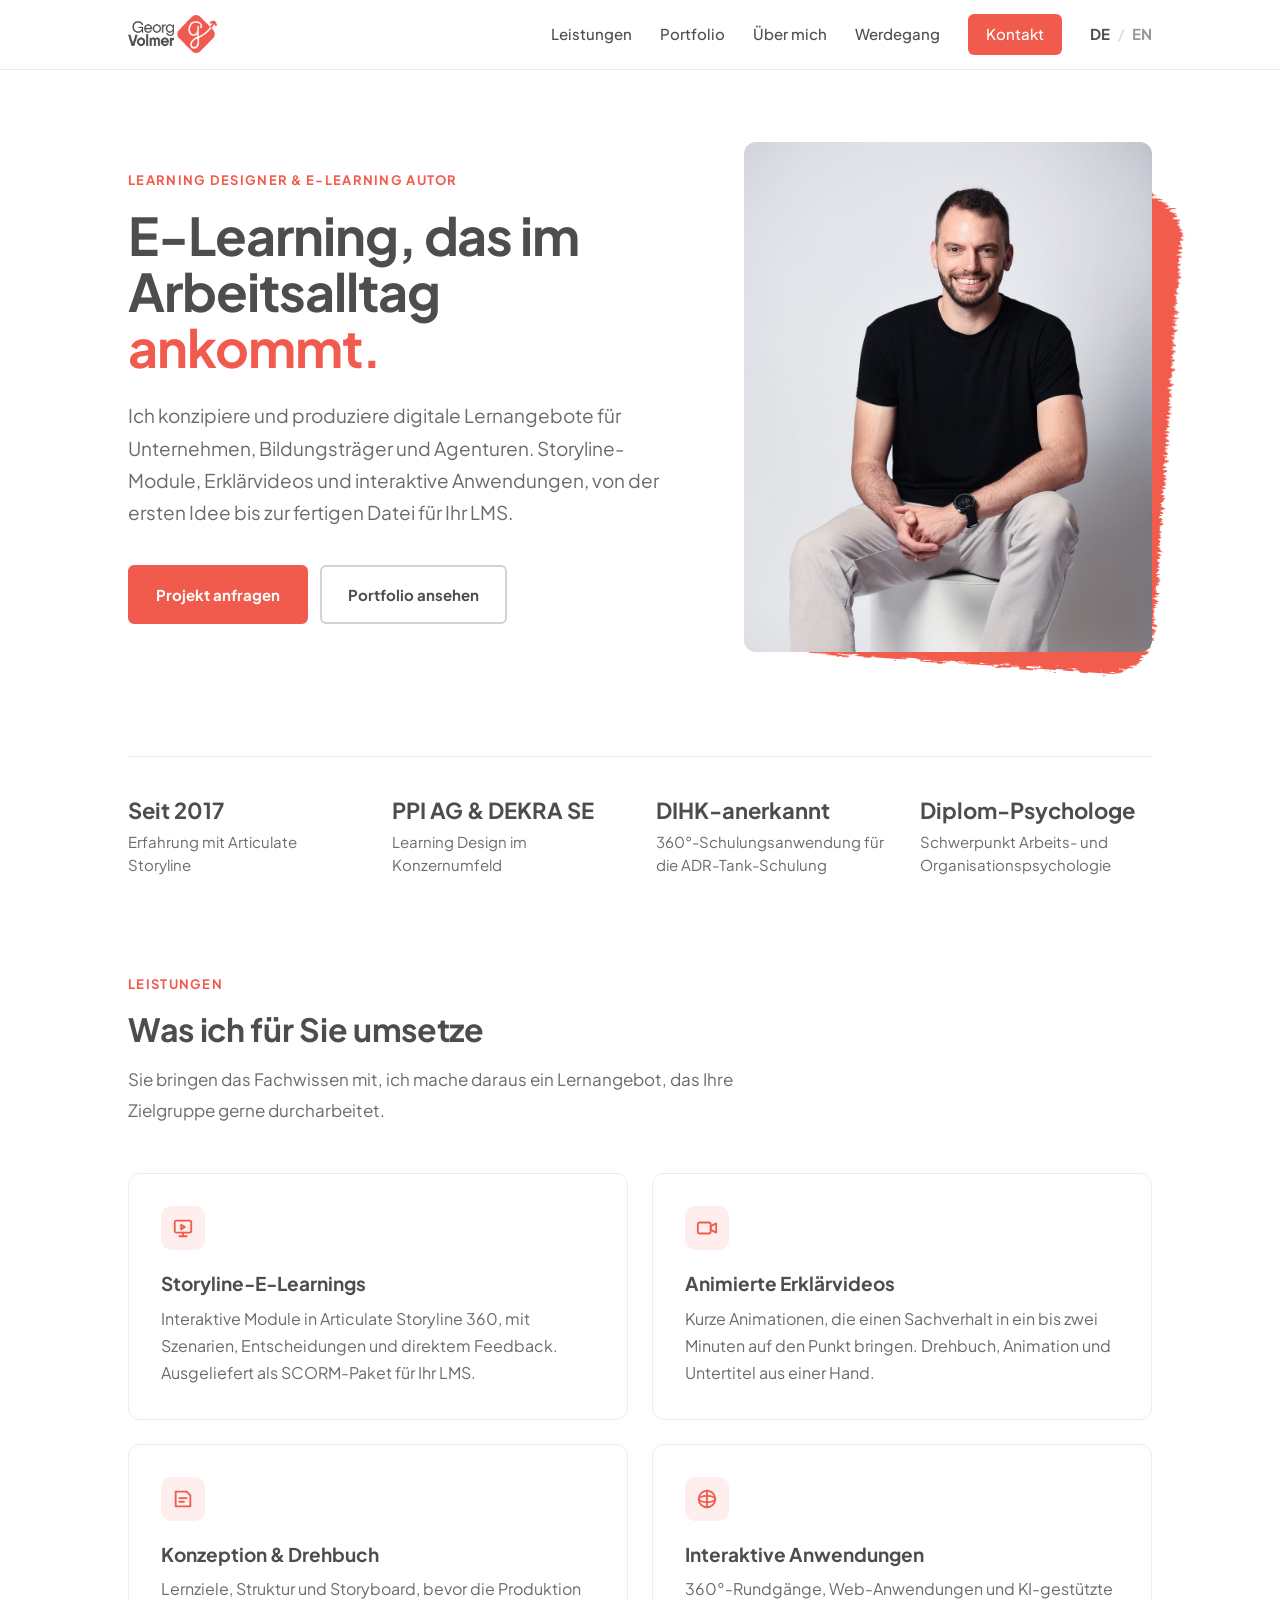
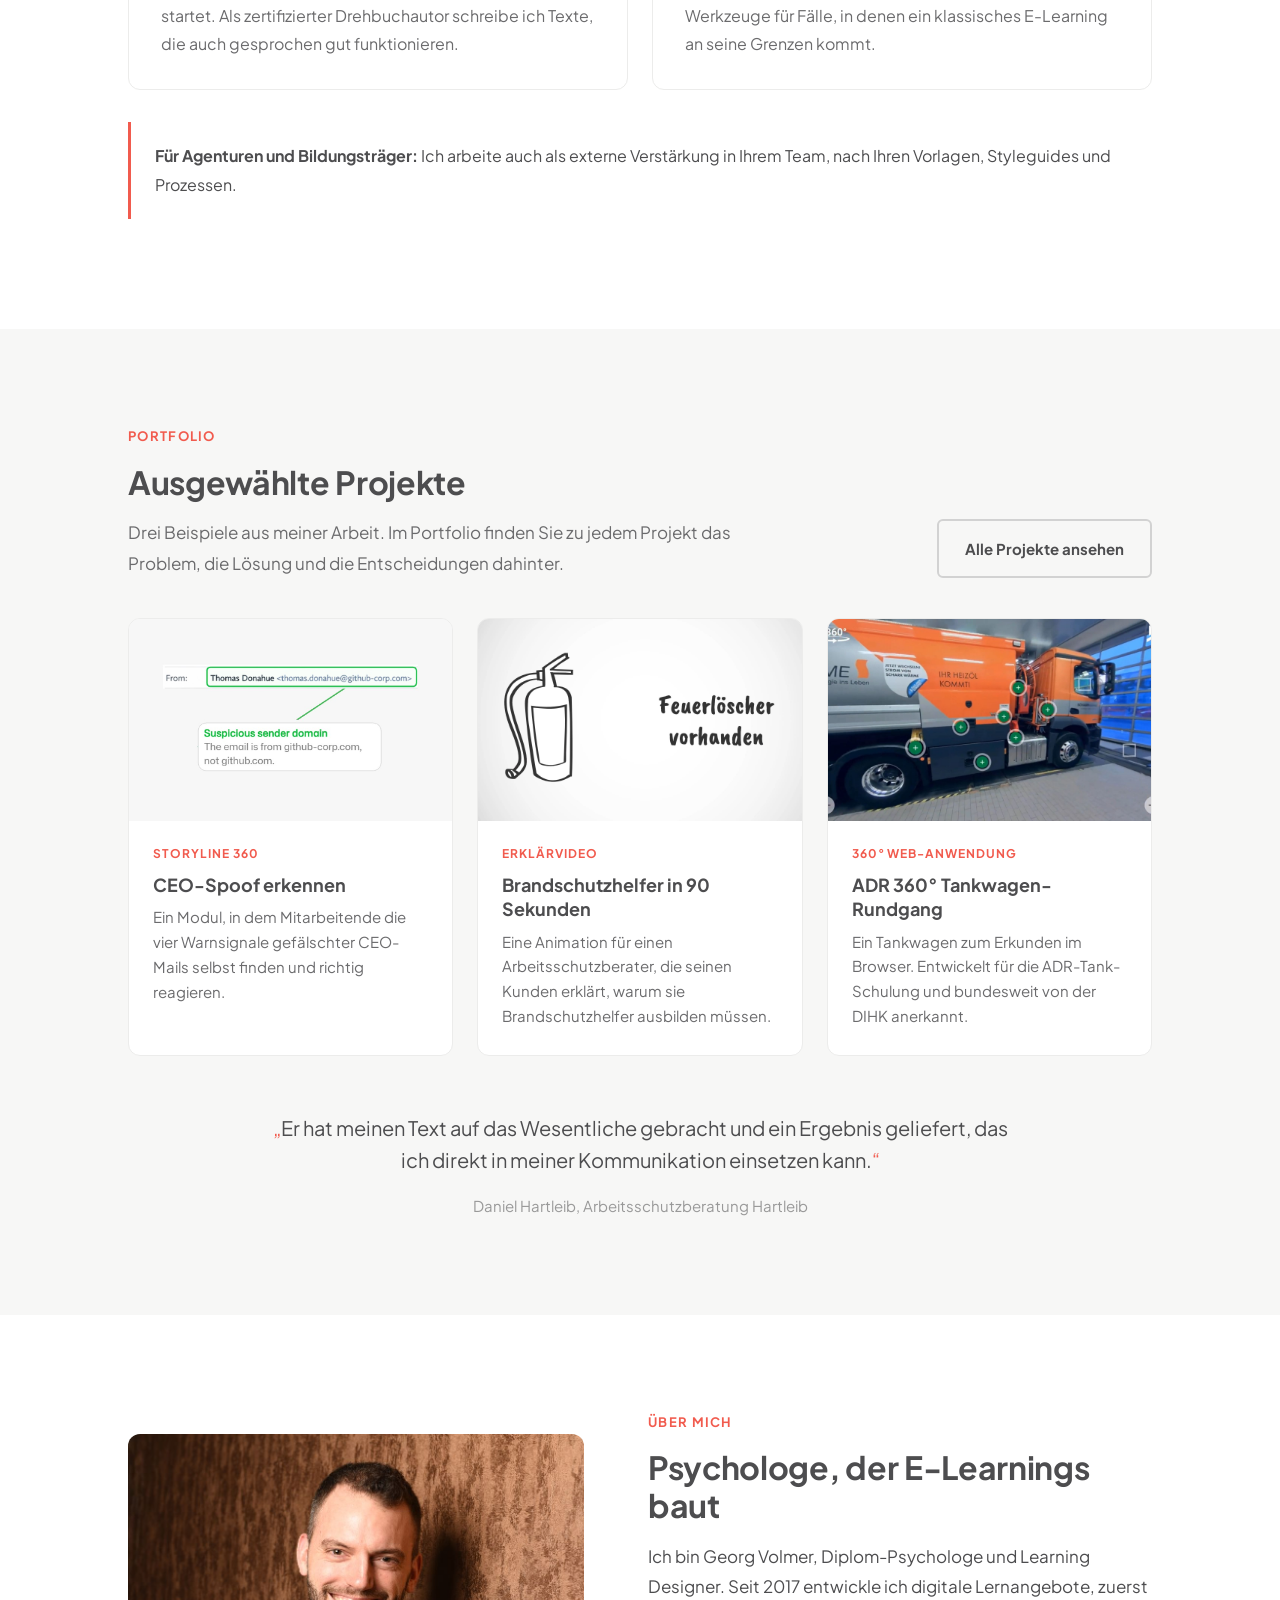
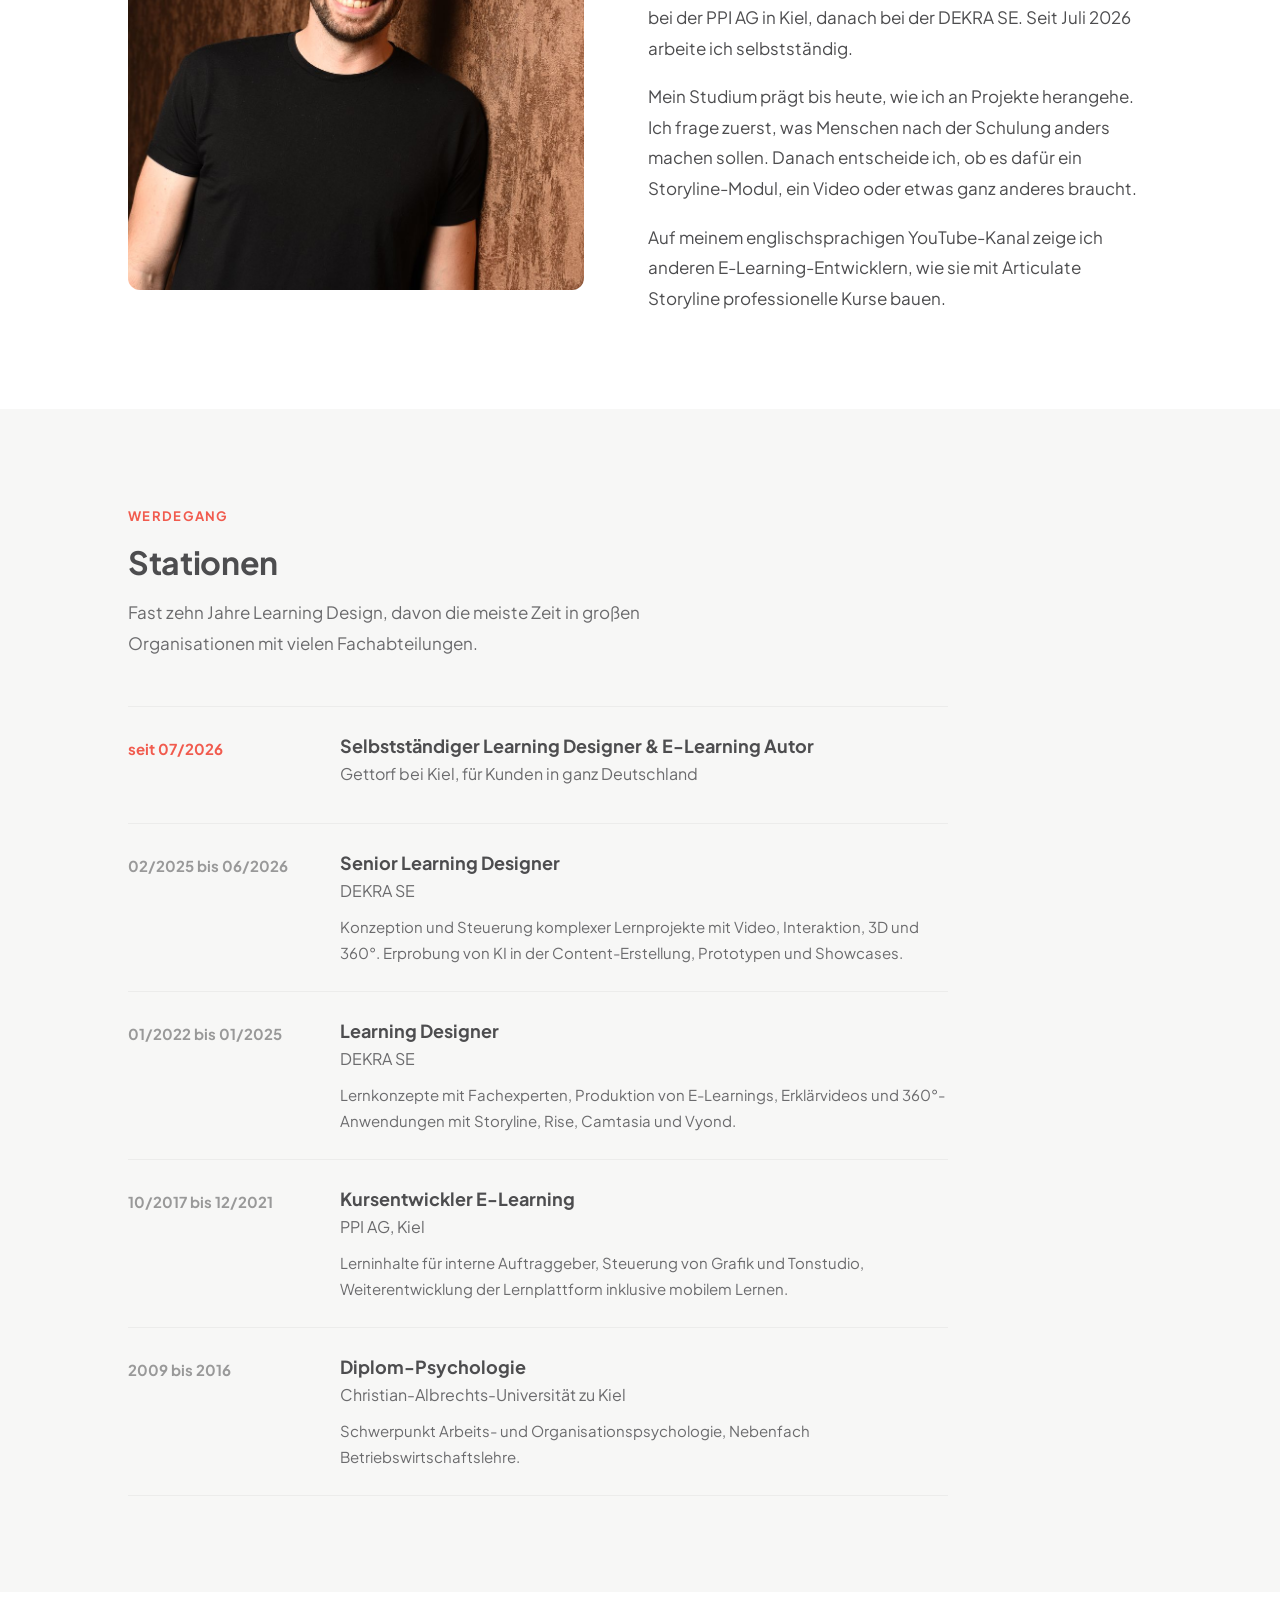
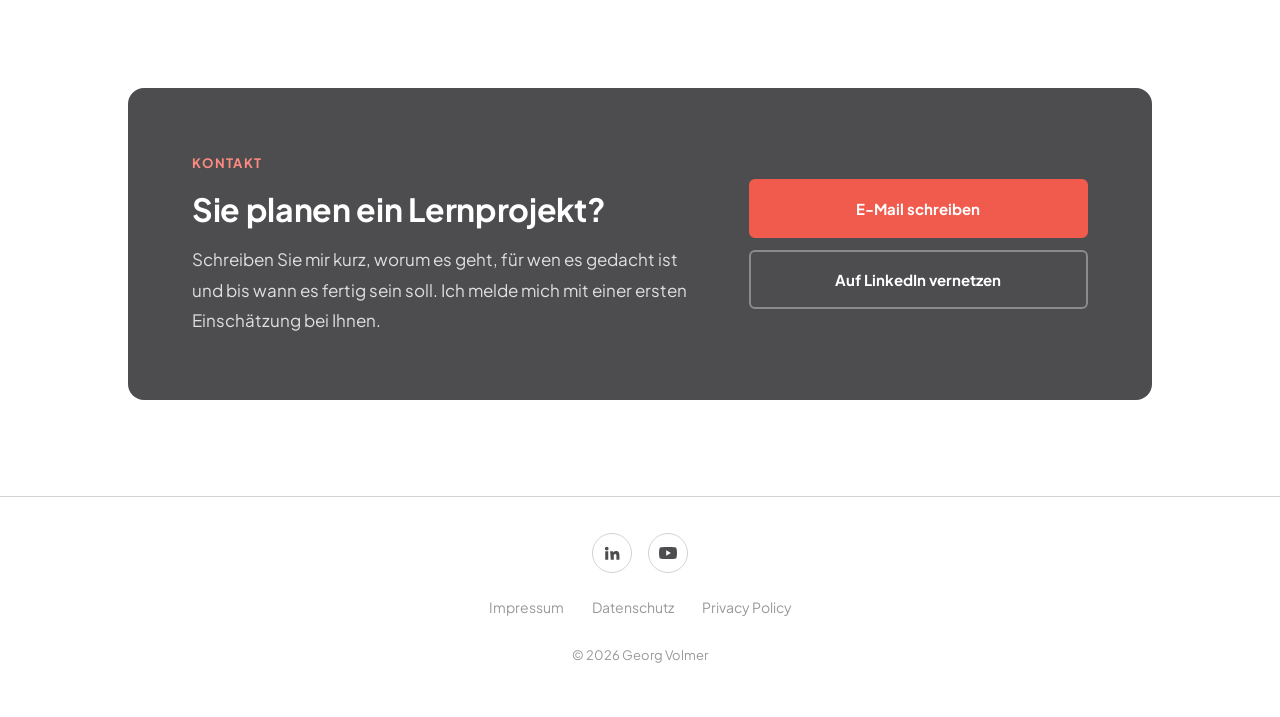
<file: index.html>
<!DOCTYPE html>
<html lang="de">
<head>
    <meta charset="UTF-8">
    <meta name="viewport" content="width=device-width, initial-scale=1.0">
    <title>Georg Volmer | Learning Designer &amp; E-Learning Autor</title>
    <meta name="description" content="Georg Volmer, Diplom-Psychologe und Learning Designer, konzipiert und produziert E-Learnings, Erklärvideos und interaktive Lernanwendungen für Unternehmen, Bildungsträger und Agenturen.">
    <link rel="stylesheet" href="/assets/style.css">
    <link rel="stylesheet" href="/assets/home.css">
    <link rel="icon" type="image/png" href="/assets/Georg-Volmer-icon-RGB.png">
    <link rel="apple-touch-icon" href="/assets/Georg-Volmer-icon-RGB.png">
</head>
<body class="home">

<header class="site-header">
    <div class="container">
        <a href="/" class="site-logo" aria-label="Georg Volmer, Startseite">
            <img src="/assets/Georg-Volmer-logo-RGB.png" alt="Georg Volmer" height="38">
        </a>
        <nav class="site-nav" aria-label="Hauptnavigation">
            <ul>
                <li><a href="/#leistungen">Leistungen</a></li>
                <li><a href="/portfolio-de">Portfolio</a></li>
                <li><a href="/#ueber-mich">Über mich</a></li>
                <li class="nav-hide-md"><a href="/#werdegang">Werdegang</a></li>
            </ul>
            <a href="/#kontakt" class="nav-cta">Kontakt</a>
            <div class="lang-switch">
                <span class="lang-switch-current">DE</span>
                <span class="lang-switch-sep" aria-hidden="true">/</span>
                <a href="/portfolio" lang="en" hreflang="en">EN</a>
            </div>
        </nav>
    </div>
</header>

<main>

    <!-- ===== Hero ===== -->
    <section class="hero-home">
        <div class="container">
            <div class="hero-grid">
                <div>
                    <span class="kicker">Learning Designer &amp; E-Learning Autor</span>
                    <h1>E-Learning, das im Arbeitsalltag <em>ankommt.</em></h1>
                    <p class="hero-sub">Ich konzipiere und produziere digitale Lernangebote für Unternehmen, Bildungsträger und Agenturen. Storyline-Module, Erklärvideos und interaktive Anwendungen, von der ersten Idee bis zur fertigen Datei für Ihr LMS.</p>
                    <div class="btn-row">
                        <a href="#kontakt" class="btn btn--primary">Projekt anfragen</a>
                        <a href="/portfolio-de" class="btn btn--ghost">Portfolio ansehen</a>
                    </div>
                </div>
                <figure class="hero-photo">
                    <svg class="hero-brush" viewBox="0 0 400 500" preserveAspectRatio="none" aria-hidden="true" focusable="false">
                        <defs>
                            <filter id="brush-edge" x="-6%" y="-6%" width="112%" height="112%">
                                <feTurbulence type="fractalNoise" baseFrequency="0.06 0.45" numOctaves="4" seed="11" result="streaks"/>
                                <feDisplacementMap in="SourceGraphic" in2="streaks" scale="11" xChannelSelector="R" yChannelSelector="G"/>
                            </filter>
                        </defs>
                        <rect x="14" y="14" width="372" height="472" rx="44" fill="#F15B4E" filter="url(#brush-edge)"/>
                    </svg>
                    <img src="/img/home/georg-volmer-hero.jpg" alt="Georg Volmer sitzt lächelnd auf einem weißen Hocker vor hellem Hintergrund" width="1000" height="1250" fetchpriority="high">
                </figure>
            </div>

            <ul class="facts">
                <li><strong>Seit 2017</strong><span>Erfahrung mit Articulate Storyline</span></li>
                <li><strong>PPI AG &amp; DEKRA SE</strong><span>Learning Design im Konzernumfeld</span></li>
                <li><strong>DIHK-anerkannt</strong><span>360°-Schulungsanwendung für die ADR-Tank-Schulung</span></li>
                <li><strong>Diplom-Psychologe</strong><span>Schwerpunkt Arbeits- und Organisations&shy;psychologie</span></li>
            </ul>
        </div>
    </section>

    <!-- ===== Leistungen ===== -->
    <section id="leistungen" class="section">
        <div class="container">
            <span class="kicker">Leistungen</span>
            <h2>Was ich für Sie umsetze</h2>
            <p class="section-lede">Sie bringen das Fachwissen mit, ich mache daraus ein Lernangebot, das Ihre Zielgruppe gerne durcharbeitet.</p>

            <div class="services">
                <article class="service">
                    <div class="service-icon" aria-hidden="true">
                        <svg viewBox="0 0 24 24" fill="none" stroke="currentColor" stroke-width="2" stroke-linecap="round" stroke-linejoin="round"><rect x="3" y="4" width="18" height="13" rx="2"/><path d="M8 21h8M12 17v4"/><path d="M10 8.5v5l4-2.5z"/></svg>
                    </div>
                    <h3>Storyline-E-Learnings</h3>
                    <p>Interaktive Module in Articulate Storyline 360, mit Szenarien, Entscheidungen und direktem Feedback. Ausgeliefert als SCORM-Paket für Ihr LMS.</p>
                </article>
                <article class="service">
                    <div class="service-icon" aria-hidden="true">
                        <svg viewBox="0 0 24 24" fill="none" stroke="currentColor" stroke-width="2" stroke-linecap="round" stroke-linejoin="round"><rect x="2" y="6" width="14" height="12" rx="2"/><path d="M16 10l6-3v10l-6-3z"/></svg>
                    </div>
                    <h3>Animierte Erklärvideos</h3>
                    <p>Kurze Animationen, die einen Sachverhalt in ein bis zwei Minuten auf den Punkt bringen. Drehbuch, Animation und Untertitel aus einer Hand.</p>
                </article>
                <article class="service">
                    <div class="service-icon" aria-hidden="true">
                        <svg viewBox="0 0 24 24" fill="none" stroke="currentColor" stroke-width="2" stroke-linecap="round" stroke-linejoin="round"><path d="M4 4h12l4 4v12H4z"/><path d="M8 11h8M8 15h5"/></svg>
                    </div>
                    <h3>Konzeption &amp; Drehbuch</h3>
                    <p>Lernziele, Struktur und Storyboard, bevor die Produktion startet. Als zertifizierter Drehbuchautor schreibe ich Texte, die auch gesprochen gut funktionieren.</p>
                </article>
                <article class="service">
                    <div class="service-icon" aria-hidden="true">
                        <svg viewBox="0 0 24 24" fill="none" stroke="currentColor" stroke-width="2" stroke-linecap="round" stroke-linejoin="round"><circle cx="12" cy="12" r="9"/><ellipse cx="12" cy="12" rx="9" ry="3.5"/><path d="M12 3v18"/></svg>
                    </div>
                    <h3>Interaktive Anwendungen</h3>
                    <p>360°-Rundgänge, Web-Anwendungen und KI-gestützte Werkzeuge für Fälle, in denen ein klassisches E-Learning an seine Grenzen kommt.</p>
                </article>
            </div>

            <p class="services-note"><strong>Für Agenturen und Bildungsträger:</strong> Ich arbeite auch als externe Verstärkung in Ihrem Team, nach Ihren Vorlagen, Styleguides und Prozessen.</p>
        </div>
    </section>

    <!-- ===== Projekte ===== -->
    <section id="projekte" class="section section--tint">
        <div class="container">
            <div class="work-head">
                <div>
                    <span class="kicker">Portfolio</span>
                    <h2>Ausgewählte Projekte</h2>
                    <p class="section-lede">Drei Beispiele aus meiner Arbeit. Im Portfolio finden Sie zu jedem Projekt das Problem, die Lösung und die Entscheidungen dahinter.</p>
                </div>
                <a href="/portfolio-de" class="btn btn--ghost">Alle Projekte ansehen</a>
            </div>

            <div class="work-grid">
                <a href="/portfolio-de#ceo-spoof" class="work-card">
                    <img src="/img/portfolio/ceo-spoof-card.jpg" alt="CEO-Spoof-Modul: verdächtige Absenderdomain in einer gefälschten CEO-E-Mail hervorgehoben" loading="lazy">
                    <span class="work-body">
                        <span class="work-tag">Storyline 360</span>
                        <span class="work-title">CEO-Spoof erkennen</span>
                        <span class="work-blurb">Ein Modul, in dem Mitarbeitende die vier Warnsignale gefälschter CEO-Mails selbst finden und richtig reagieren.</span>
                    </span>
                </a>
                <a href="/portfolio-de#hartleib" class="work-card">
                    <img src="/assets/video/brandschutzhelfer-poster.jpg" alt="Vorschaubild des Erklärvideos Brandschutzhelfer" loading="lazy">
                    <span class="work-body">
                        <span class="work-tag">Erklärvideo</span>
                        <span class="work-title">Brandschutzhelfer in 90 Sekunden</span>
                        <span class="work-blurb">Eine Animation für einen Arbeitsschutzberater, die seinen Kunden erklärt, warum sie Brandschutzhelfer ausbilden müssen.</span>
                    </span>
                </a>
                <a href="/portfolio-de#adr-tour" class="work-card">
                    <img src="/img/portfolio/adr-tour-hero.jpg" alt="ADR-360°-Anwendung: Tankwagen mit grünen Markierungspunkten" loading="lazy">
                    <span class="work-body">
                        <span class="work-tag">360° Web-Anwendung</span>
                        <span class="work-title">ADR 360° Tankwagen-Rundgang</span>
                        <span class="work-blurb">Ein Tankwagen zum Erkunden im Browser. Entwickelt für die ADR-Tank-Schulung und bundesweit von der DIHK anerkannt.</span>
                    </span>
                </a>
            </div>

            <figure class="home-quote">
                <blockquote>Er hat meinen Text auf das Wesentliche gebracht und ein Ergebnis geliefert, das ich direkt in meiner Kommunikation einsetzen kann.</blockquote>
                <figcaption>Daniel Hartleib, Arbeitsschutzberatung Hartleib</figcaption>
            </figure>
        </div>
    </section>

    <!-- ===== Über mich ===== -->
    <section id="ueber-mich" class="section">
        <div class="container">
            <div class="about-grid">
                <figure class="about-photo">
                    <img src="/img/home/georg-volmer-ueber-mich.jpg" alt="Georg Volmer lächelt vor einer braunen, strukturierten Wand" width="1400" height="935" loading="lazy">
                </figure>
                <div class="about-text">
                    <span class="kicker">Über mich</span>
                    <h2>Psychologe, der E-Learnings baut</h2>
                    <p>Ich bin Georg Volmer, Diplom-Psychologe und Learning Designer. Seit 2017 entwickle ich digitale Lernangebote, zuerst bei der PPI AG in Kiel, danach bei der DEKRA SE. Seit Juli 2026 arbeite ich selbstständig.</p>
                    <p>Mein Studium prägt bis heute, wie ich an Projekte herangehe. Ich frage zuerst, was Menschen nach der Schulung anders machen sollen. Danach entscheide ich, ob es dafür ein Storyline-Modul, ein Video oder etwas ganz anderes braucht.</p>
                    <p>Auf meinem englischsprachigen YouTube-Kanal zeige ich anderen E-Learning-Entwicklern, wie sie mit Articulate Storyline professionelle Kurse bauen.</p>
                </div>
            </div>
        </div>
    </section>

    <!-- ===== Werdegang ===== -->
    <section id="werdegang" class="section section--tint">
        <div class="container">
            <span class="kicker">Werdegang</span>
            <h2>Stationen</h2>
            <p class="section-lede">Fast zehn Jahre Learning Design, davon die meiste Zeit in großen Organisationen mit vielen Fachabteilungen.</p>

            <ol class="timeline">
                <li class="tl-current">
                    <span class="tl-date">seit 07/2026</span>
                    <div>
                        <p class="tl-role">Selbstständiger Learning Designer &amp; E-Learning Autor</p>
                        <p class="tl-org">Gettorf bei Kiel, für Kunden in ganz Deutschland</p>
                    </div>
                </li>
                <li>
                    <span class="tl-date">02/2025 bis 06/2026</span>
                    <div>
                        <p class="tl-role">Senior Learning Designer</p>
                        <p class="tl-org">DEKRA SE</p>
                        <p class="tl-desc">Konzeption und Steuerung komplexer Lernprojekte mit Video, Interaktion, 3D und 360°. Erprobung von KI in der Content-Erstellung, Prototypen und Showcases.</p>
                    </div>
                </li>
                <li>
                    <span class="tl-date">01/2022 bis 01/2025</span>
                    <div>
                        <p class="tl-role">Learning Designer</p>
                        <p class="tl-org">DEKRA SE</p>
                        <p class="tl-desc">Lernkonzepte mit Fachexperten, Produktion von E-Learnings, Erklärvideos und 360°-Anwendungen mit Storyline, Rise, Camtasia und Vyond.</p>
                    </div>
                </li>
                <li>
                    <span class="tl-date">10/2017 bis 12/2021</span>
                    <div>
                        <p class="tl-role">Kursentwickler E-Learning</p>
                        <p class="tl-org">PPI AG, Kiel</p>
                        <p class="tl-desc">Lerninhalte für interne Auftraggeber, Steuerung von Grafik und Tonstudio, Weiterentwicklung der Lernplattform inklusive mobilem Lernen.</p>
                    </div>
                </li>
                <li>
                    <span class="tl-date">2009 bis 2016</span>
                    <div>
                        <p class="tl-role">Diplom-Psychologie</p>
                        <p class="tl-org">Christian-Albrechts-Universität zu Kiel</p>
                        <p class="tl-desc">Schwerpunkt Arbeits- und Organisationspsychologie, Nebenfach Betriebswirtschaftslehre.</p>
                    </div>
                </li>
            </ol>
        </div>
    </section>

    <!-- ===== Kontakt ===== -->
    <section id="kontakt" class="section">
        <div class="container">
            <div class="contact-box">
                <div>
                    <span class="kicker">Kontakt</span>
                    <h2>Sie planen ein Lernprojekt?</h2>
                    <p>Schreiben Sie mir kurz, worum es geht, für wen es gedacht ist und bis wann es fertig sein soll. Ich melde mich mit einer ersten Einschätzung bei Ihnen.</p>
                </div>
                <div class="contact-actions">
                    <a href="mailto:georg@georgvolmer.com?subject=Projektanfrage" class="btn btn--primary">E-Mail schreiben</a>
                    <a href="https://www.linkedin.com/in/georg-volmer" class="btn btn--ghost" target="_blank" rel="noopener">Auf LinkedIn vernetzen</a>
                </div>
            </div>
        </div>
    </section>

</main>

<footer class="site-footer">
    <div class="container">
        <div class="footer-social">
            <a href="https://www.linkedin.com/in/georg-volmer" target="_blank" rel="noopener" aria-label="Georg Volmer auf LinkedIn">
                <svg viewBox="0 0 24 24" fill="currentColor" aria-hidden="true"><path d="M4.98 3.5a2.5 2.5 0 1 1 0 5 2.5 2.5 0 0 1 0-5zM3 9.75h4V21H3zM9.5 9.75h3.8v1.6h.05c.53-1 1.83-2.05 3.77-2.05 4.03 0 4.78 2.65 4.78 6.1V21h-4v-4.9c0-1.17-.02-2.68-1.63-2.68-1.64 0-1.89 1.28-1.89 2.6V21h-4z"/></svg>
            </a>
            <a href="https://www.youtube.com/@georgvolmer" target="_blank" rel="noopener" aria-label="Georg Volmer auf YouTube">
                <svg viewBox="0 0 24 24" fill="currentColor" aria-hidden="true"><path d="M23.5 6.5a3 3 0 0 0-2.1-2.1C19.5 3.9 12 3.9 12 3.9s-7.5 0-9.4.5A3 3 0 0 0 .5 6.5 31 31 0 0 0 0 12a31 31 0 0 0 .5 5.5 3 3 0 0 0 2.1 2.1c1.9.5 9.4.5 9.4.5s7.5 0 9.4-.5a3 3 0 0 0 2.1-2.1A31 31 0 0 0 24 12a31 31 0 0 0-.5-5.5zM9.6 15.6V8.4l6.3 3.6z"/></svg>
            </a>
        </div>
        <ul class="footer-nav">
            <li><a href="/impressum">Impressum</a></li>
            <li><a href="/datenschutz">Datenschutz</a></li>
            <li><a href="/privacy">Privacy Policy</a></li>
        </ul>
        <p class="footer-copy">&copy; 2026 Georg Volmer</p>
    </div>
</footer>

</body>
</html>
</file>
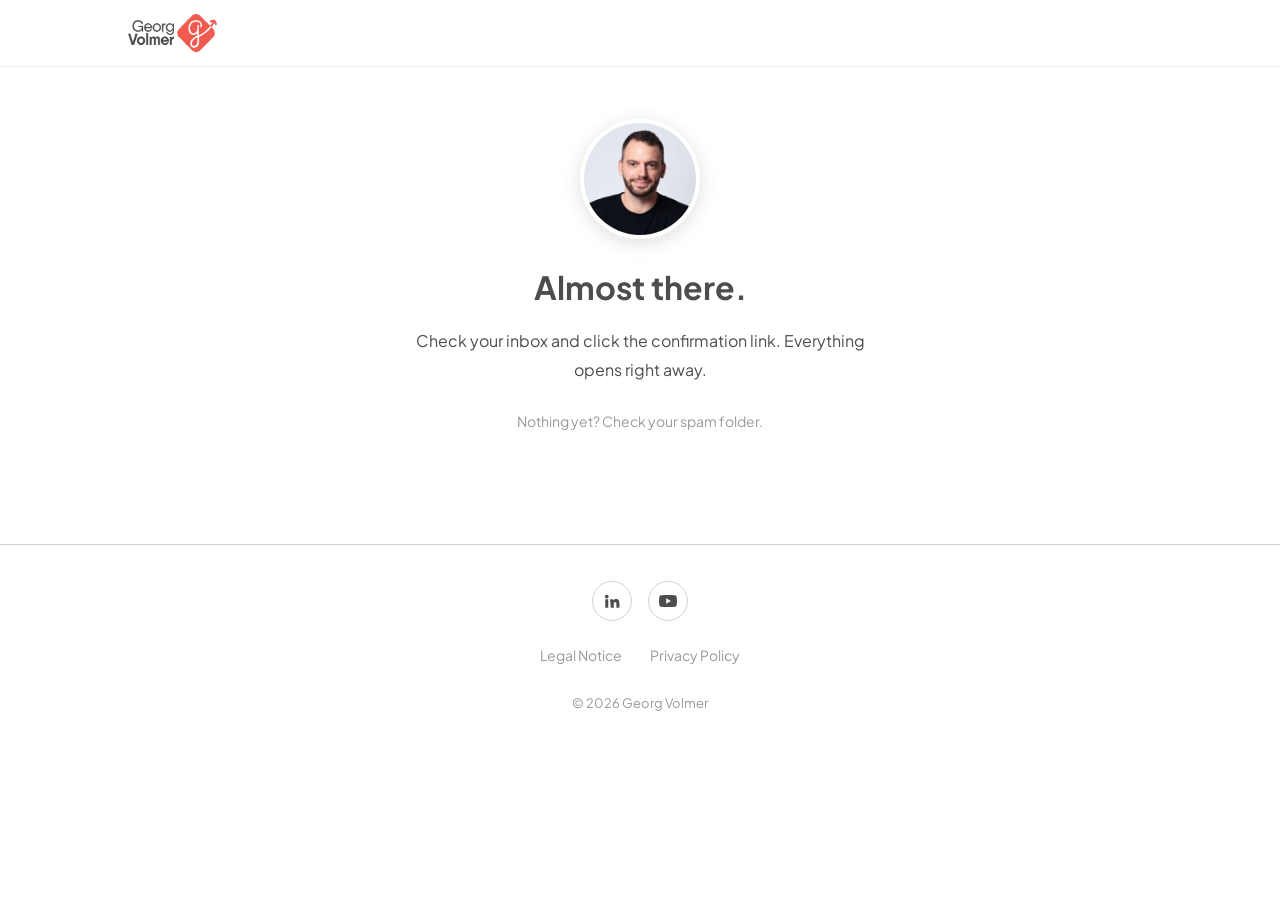
<file: check-inbox.html>
<!DOCTYPE html>
<html lang="en">
<head>
    <meta charset="UTF-8">
    <meta name="viewport" content="width=device-width, initial-scale=1.0">
    <title>Almost there — Georg Volmer</title>
    <meta name="description" content="Thanks for signing up — check your inbox to confirm.">
    <meta name="robots" content="noindex">
    <link rel="stylesheet" href="/assets/style.css">
    <link rel="icon" type="image/png" href="/assets/Georg-Volmer-icon-RGB.png">
    <link rel="apple-touch-icon" href="/assets/Georg-Volmer-icon-RGB.png">
    <style>
        .confirm-wrap {
            text-align: center;
        }
        .confirm-portrait {
            display: block;
            width: 120px;
            height: 120px;
            margin: 0 auto 28px;
            border-radius: 50%;
            object-fit: cover;
            object-position: center 20%;
            border: 4px solid #ffffff;
            box-shadow: 0 4px 18px rgba(77, 77, 79, 0.18);
        }
        .confirm-wrap h1 {
            margin-bottom: 20px;
        }
        .confirm-wrap p {
            max-width: 480px;
            margin-left: auto;
            margin-right: auto;
        }
        .confirm-note {
            margin-top: 24px;
            font-size: 0.875rem;
            color: #999999;
        }
        @media (max-width: 600px) {
            .confirm-portrait {
                width: 96px;
                height: 96px;
            }
        }
    </style>
</head>
<body>

<header class="site-header">
    <div class="container">
        <a href="https://georgvolmer.com" class="site-logo" aria-label="Georg Volmer – Home">
            <img src="/assets/Georg-Volmer-logo-RGB.png" alt="Georg Volmer" height="38">
        </a>
    </div>
</header>

<main>
    <div class="container confirm-wrap">

        <img class="confirm-portrait" src="/img/portfolio/georg-volmer-check-inbox.jpg" alt="Portrait of Georg Volmer">

        <h1>Almost there.</h1>
        <p>Check your inbox and click the confirmation link. Everything opens right away.</p>
        <p class="confirm-note">Nothing yet? Check your spam folder.</p>

    </div>
</main>

<footer class="site-footer">
    <div class="container">
        <div class="footer-social">
            <a href="https://www.linkedin.com/in/georg-volmer" target="_blank" rel="noopener" aria-label="Georg Volmer on LinkedIn">
                <svg viewBox="0 0 24 24" fill="currentColor" aria-hidden="true"><path d="M4.98 3.5a2.5 2.5 0 1 1 0 5 2.5 2.5 0 0 1 0-5zM3 9.75h4V21H3zM9.5 9.75h3.8v1.6h.05c.53-1 1.83-2.05 3.77-2.05 4.03 0 4.78 2.65 4.78 6.1V21h-4v-4.9c0-1.17-.02-2.68-1.63-2.68-1.64 0-1.89 1.28-1.89 2.6V21h-4z"/></svg>
            </a>
            <a href="https://www.youtube.com/@georgvolmer" target="_blank" rel="noopener" aria-label="Georg Volmer on YouTube">
                <svg viewBox="0 0 24 24" fill="currentColor" aria-hidden="true"><path d="M23.5 6.5a3 3 0 0 0-2.1-2.1C19.5 3.9 12 3.9 12 3.9s-7.5 0-9.4.5A3 3 0 0 0 .5 6.5 31 31 0 0 0 0 12a31 31 0 0 0 .5 5.5 3 3 0 0 0 2.1 2.1c1.9.5 9.4.5 9.4.5s7.5 0 9.4-.5a3 3 0 0 0 2.1-2.1A31 31 0 0 0 24 12a31 31 0 0 0-.5-5.5zM9.6 15.6V8.4l6.3 3.6z"/></svg>
            </a>
        </div>
        <ul class="footer-nav">
            <li><a href="/impressum" hreflang="de">Legal Notice</a></li>
            <li><a href="/privacy">Privacy Policy</a></li>
        </ul>
        <p class="footer-copy">&copy; 2026 Georg Volmer</p>
    </div>
</footer>

</body>
</html>
</file>
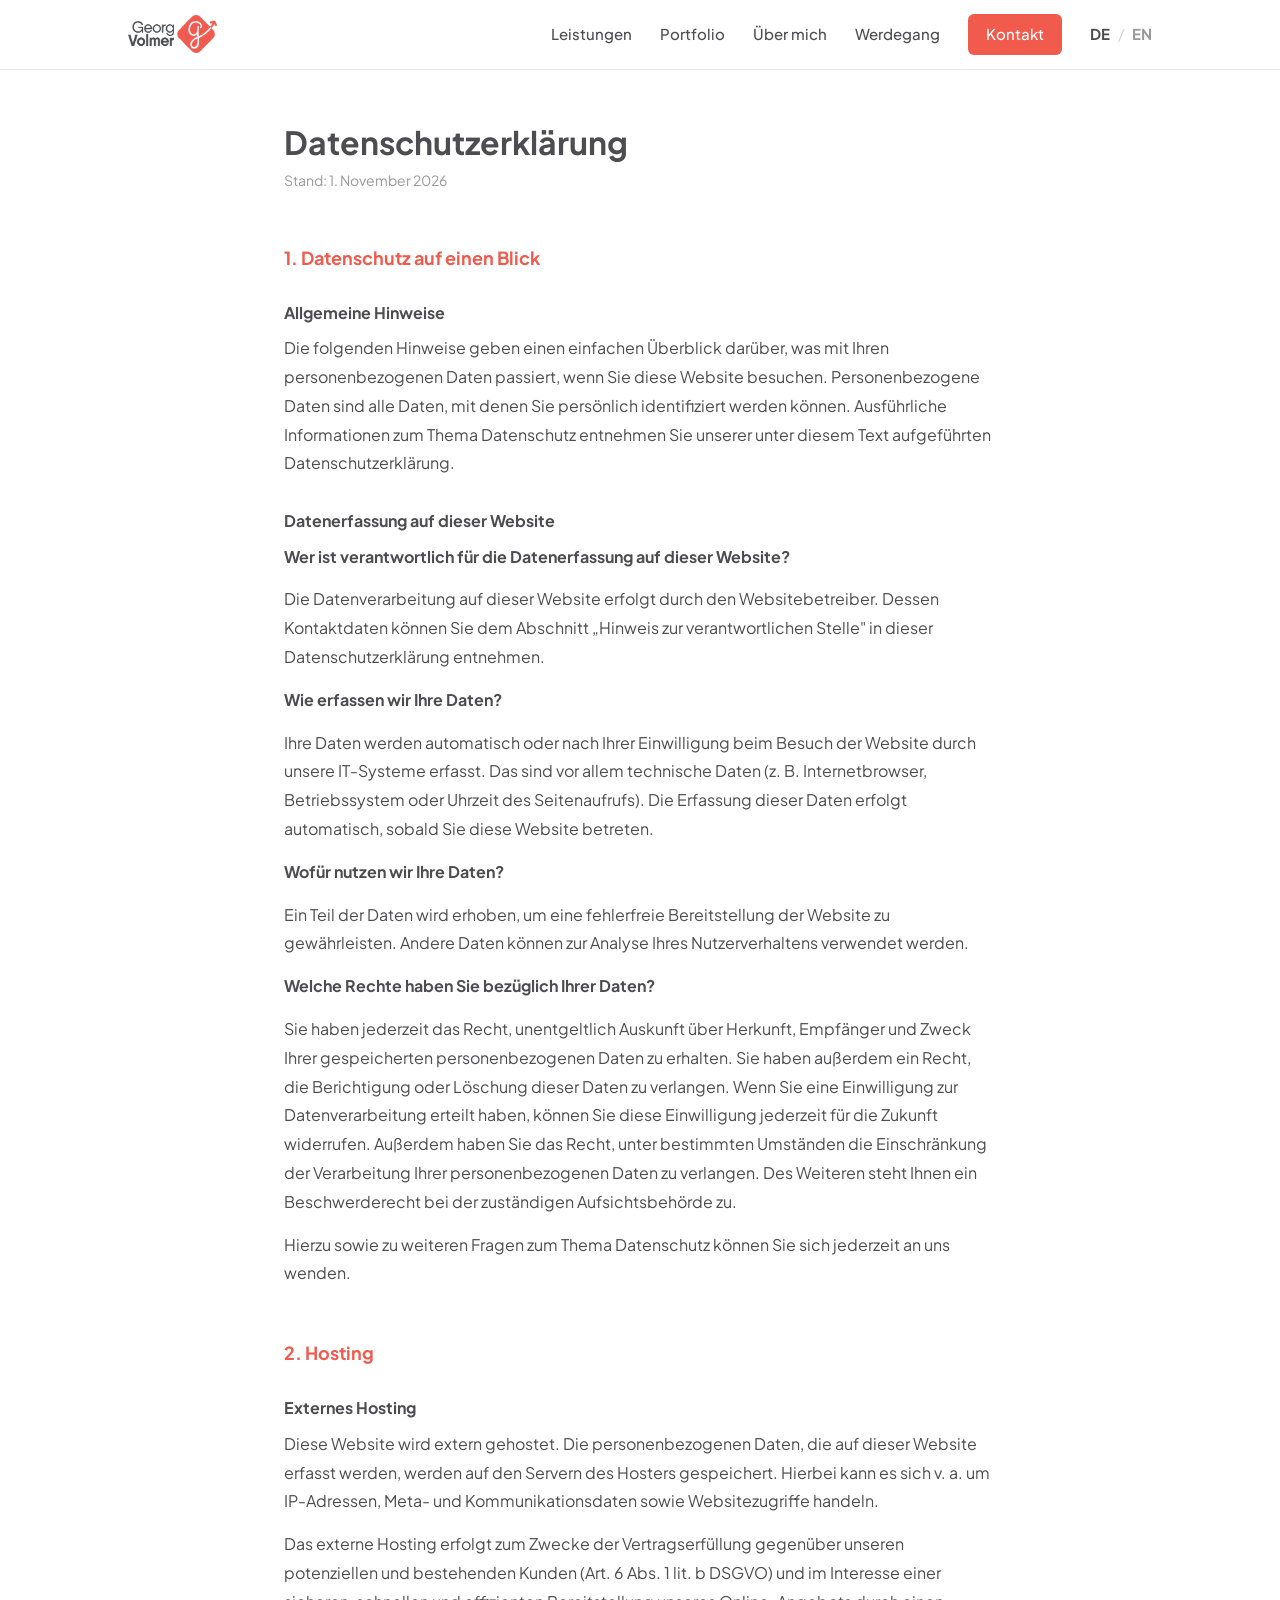
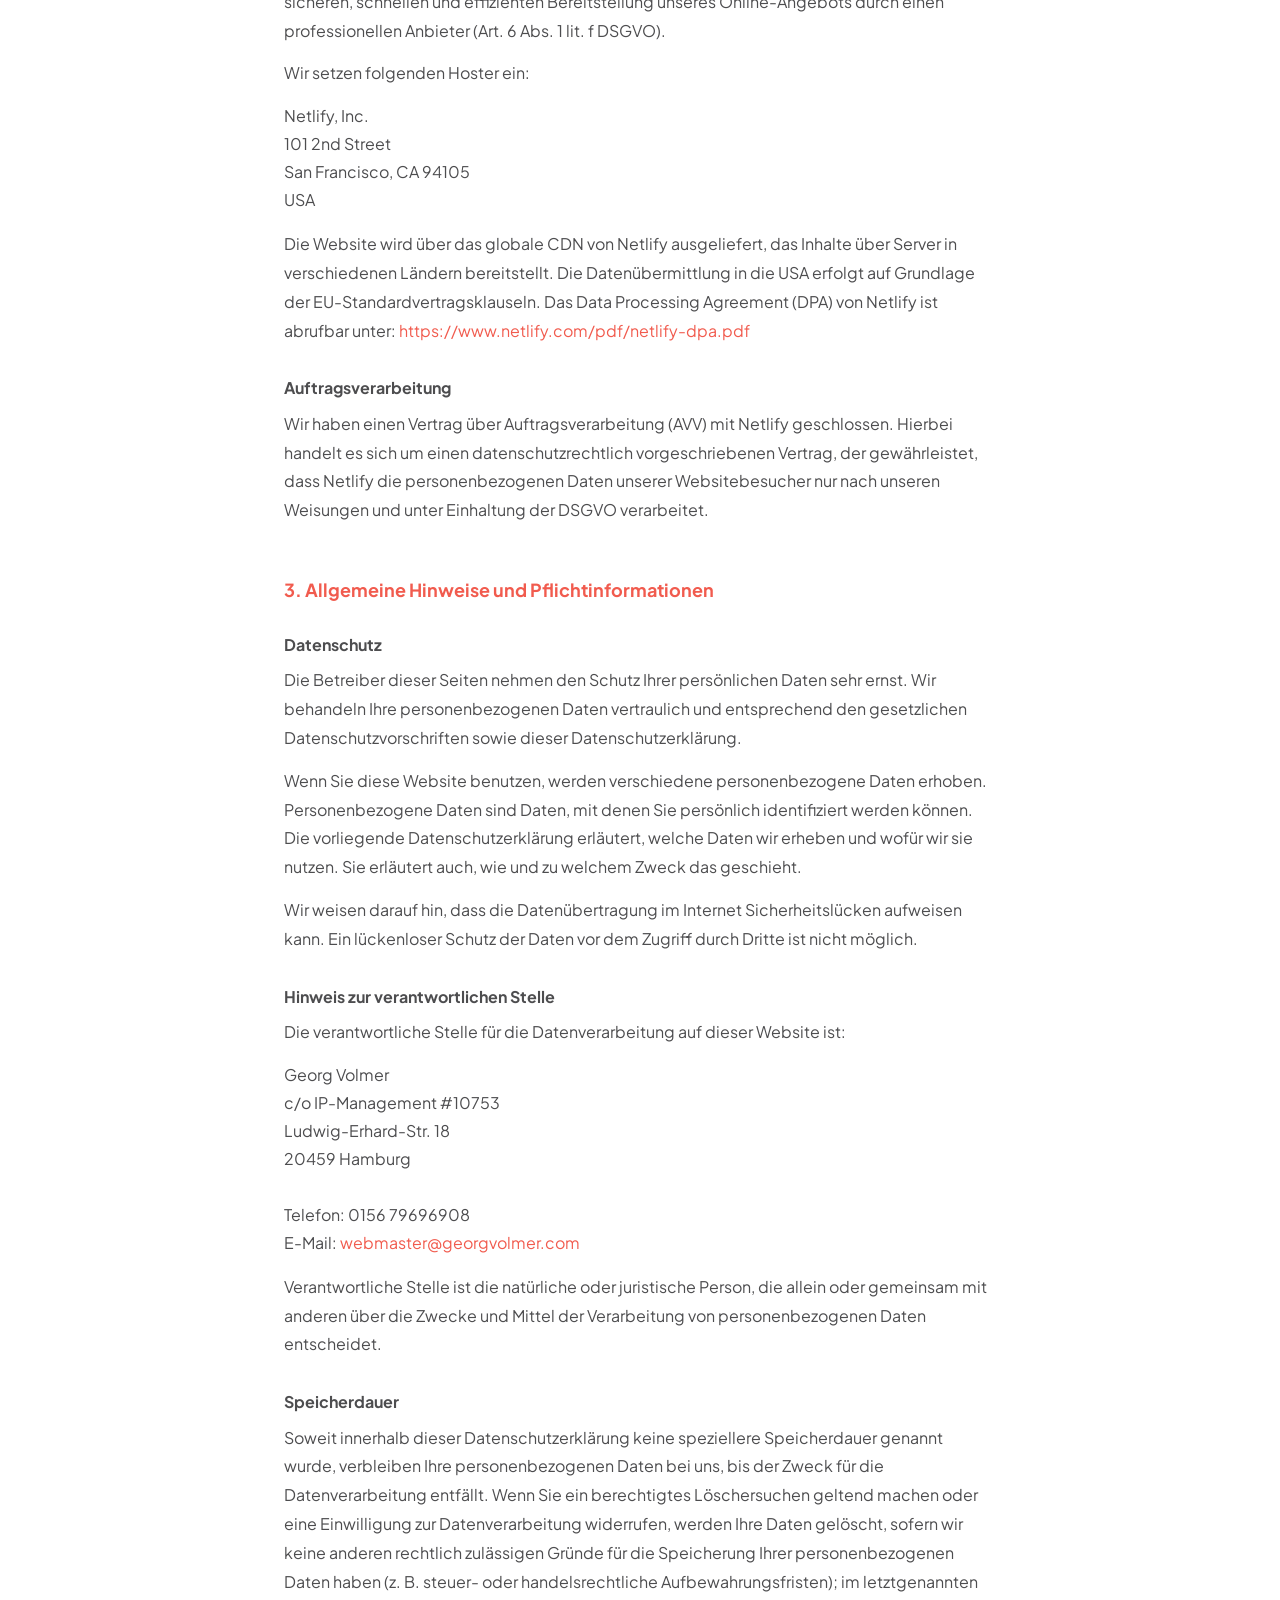
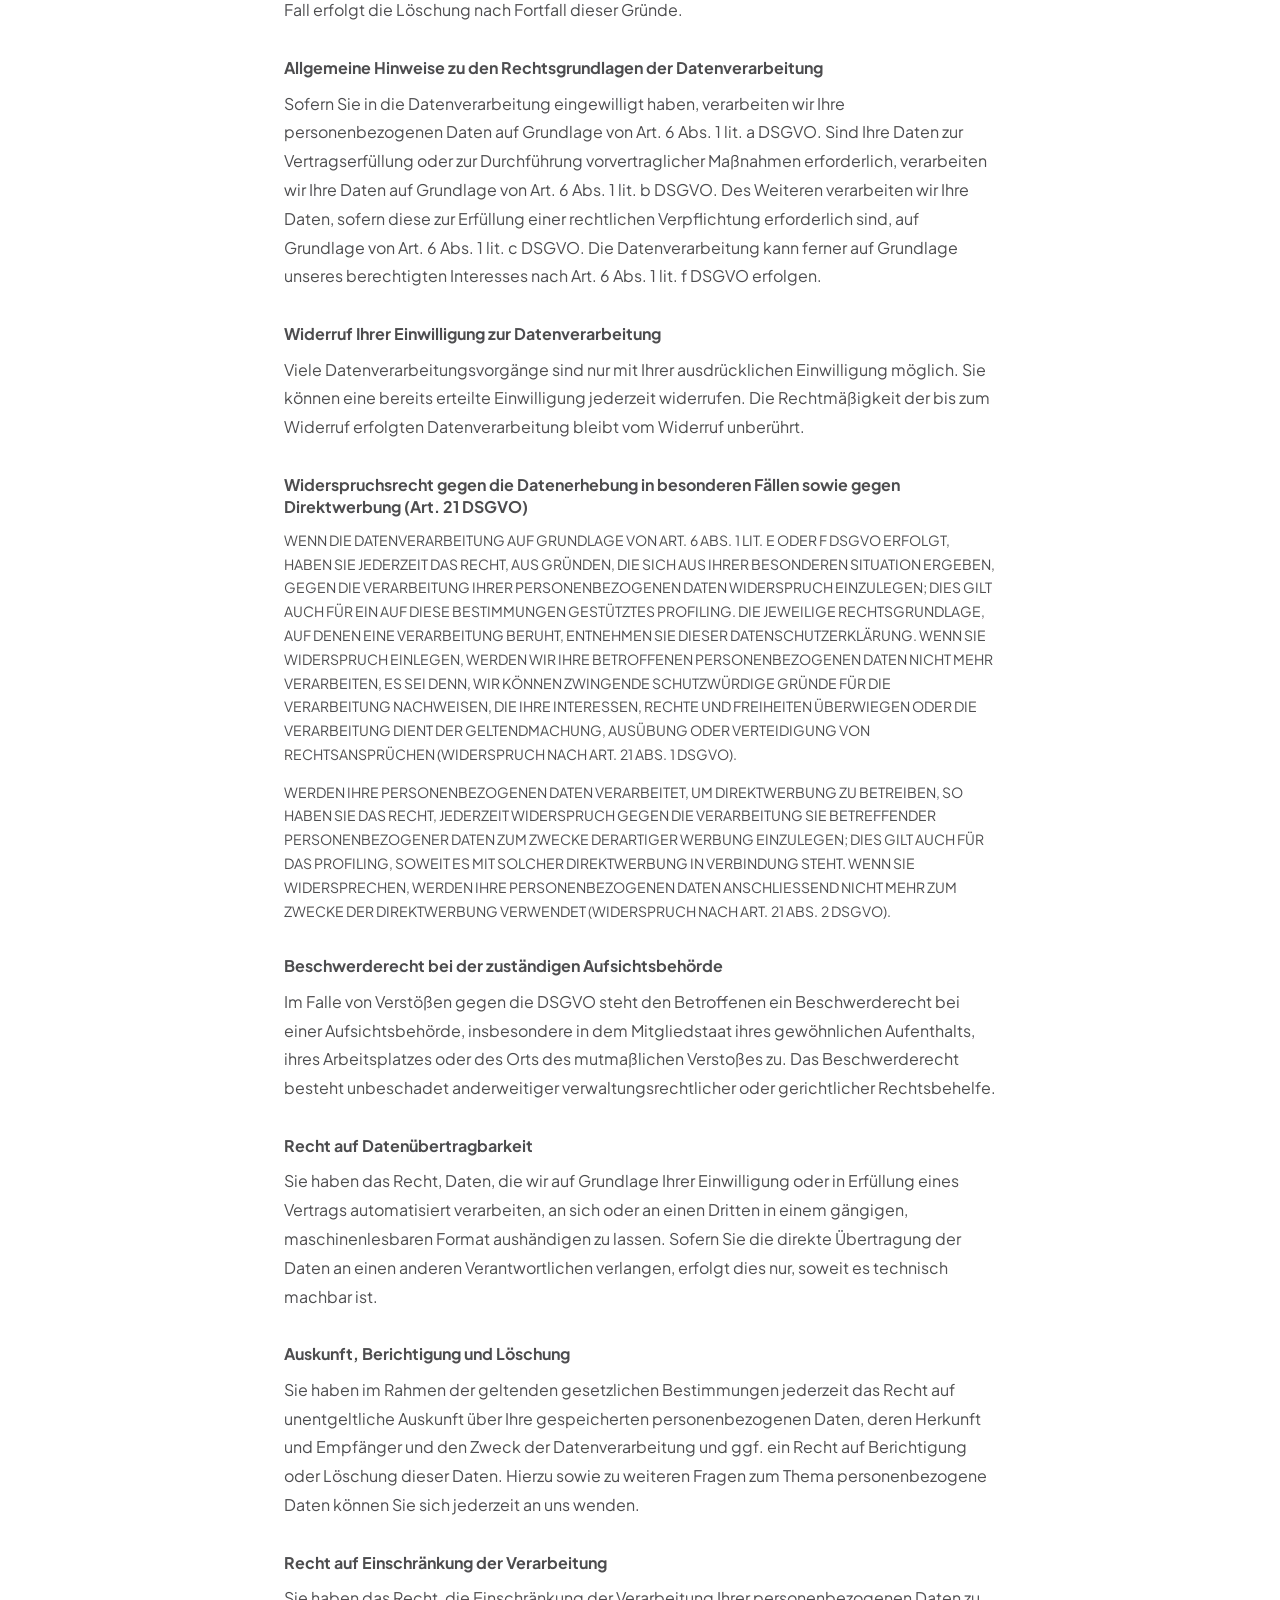
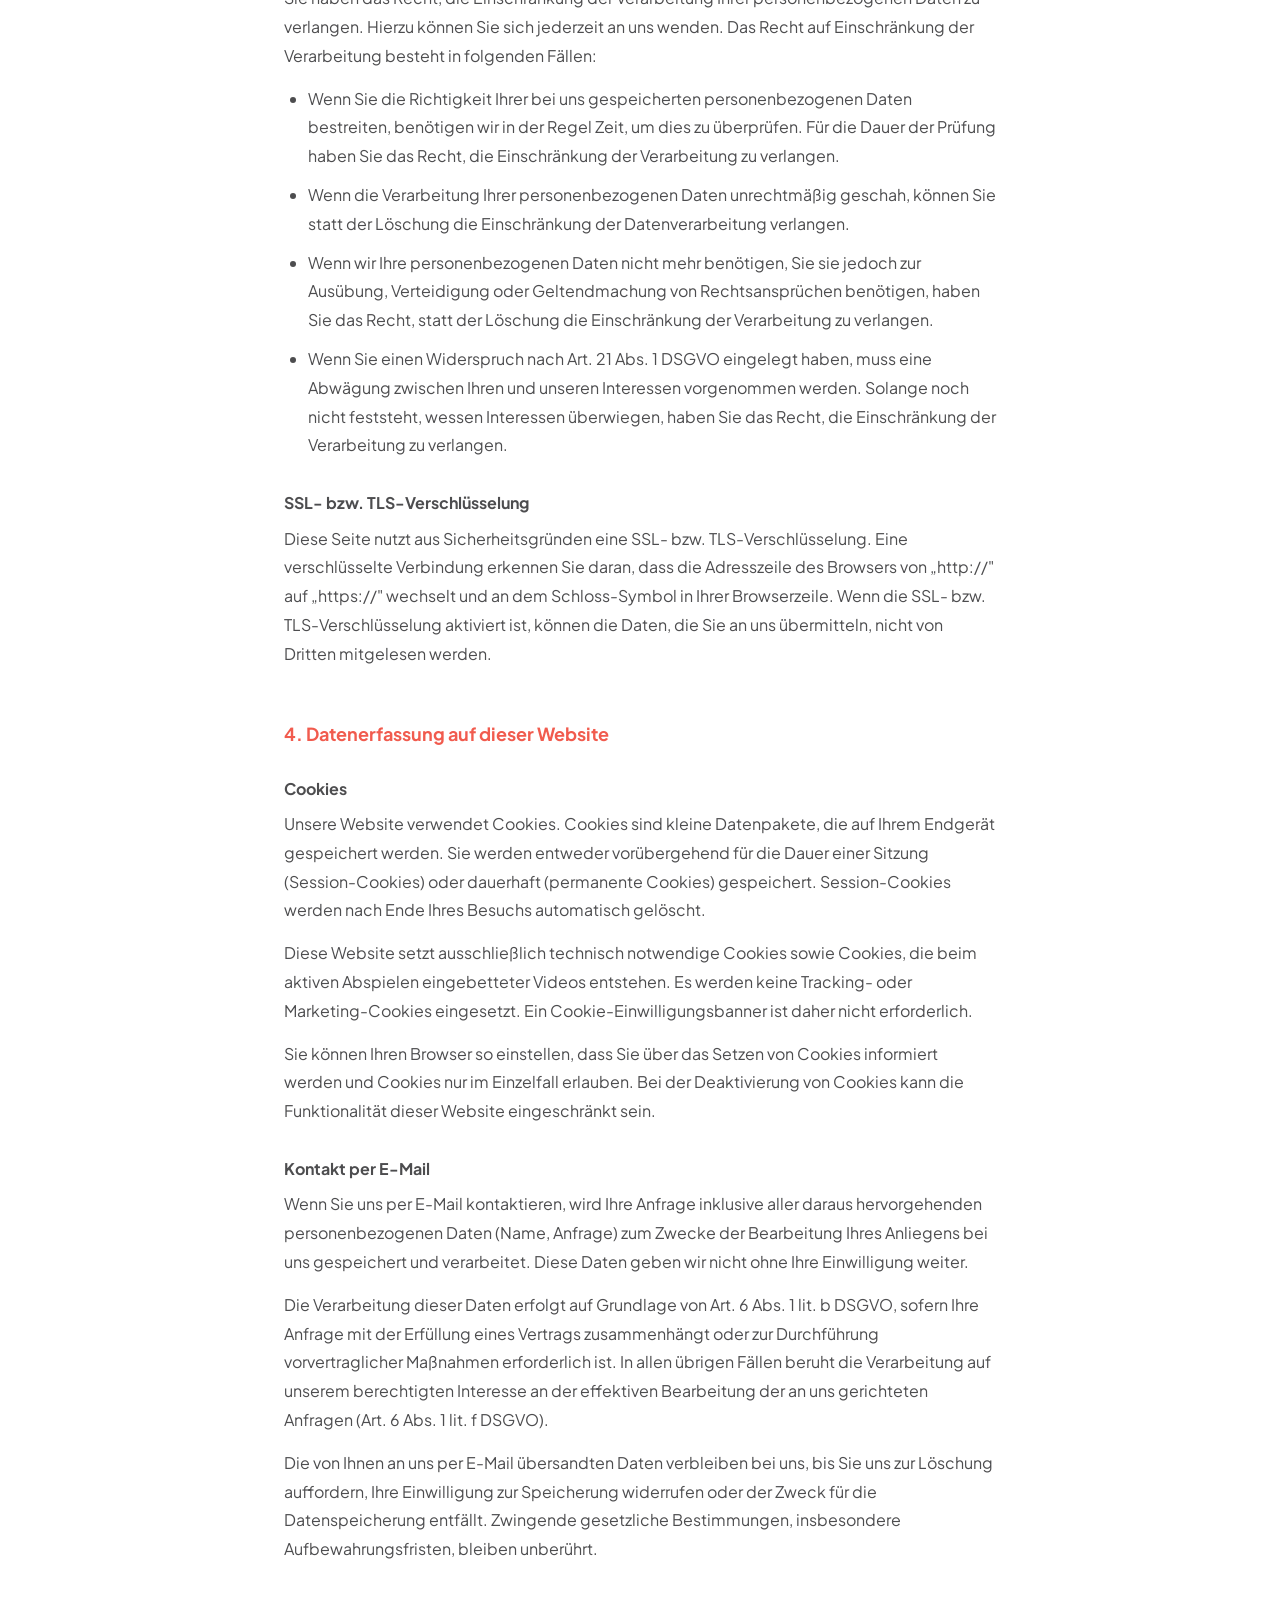
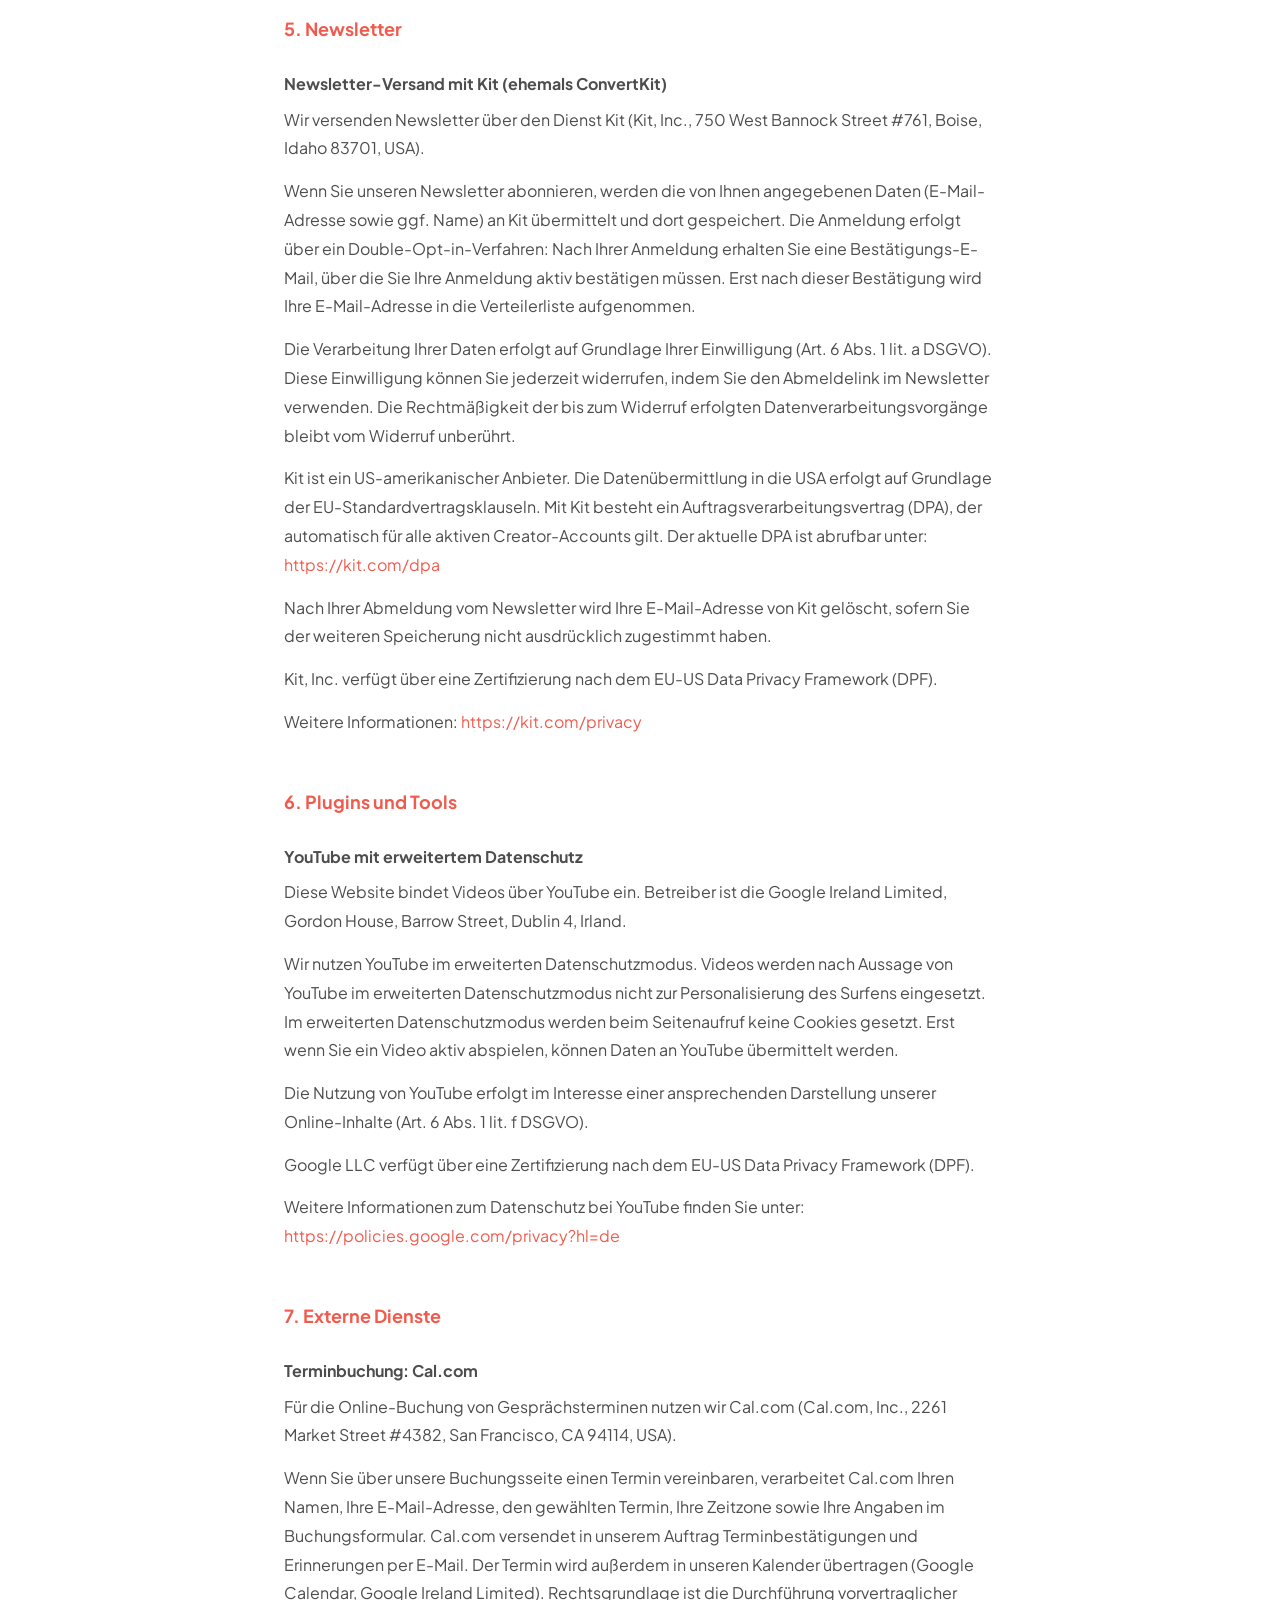
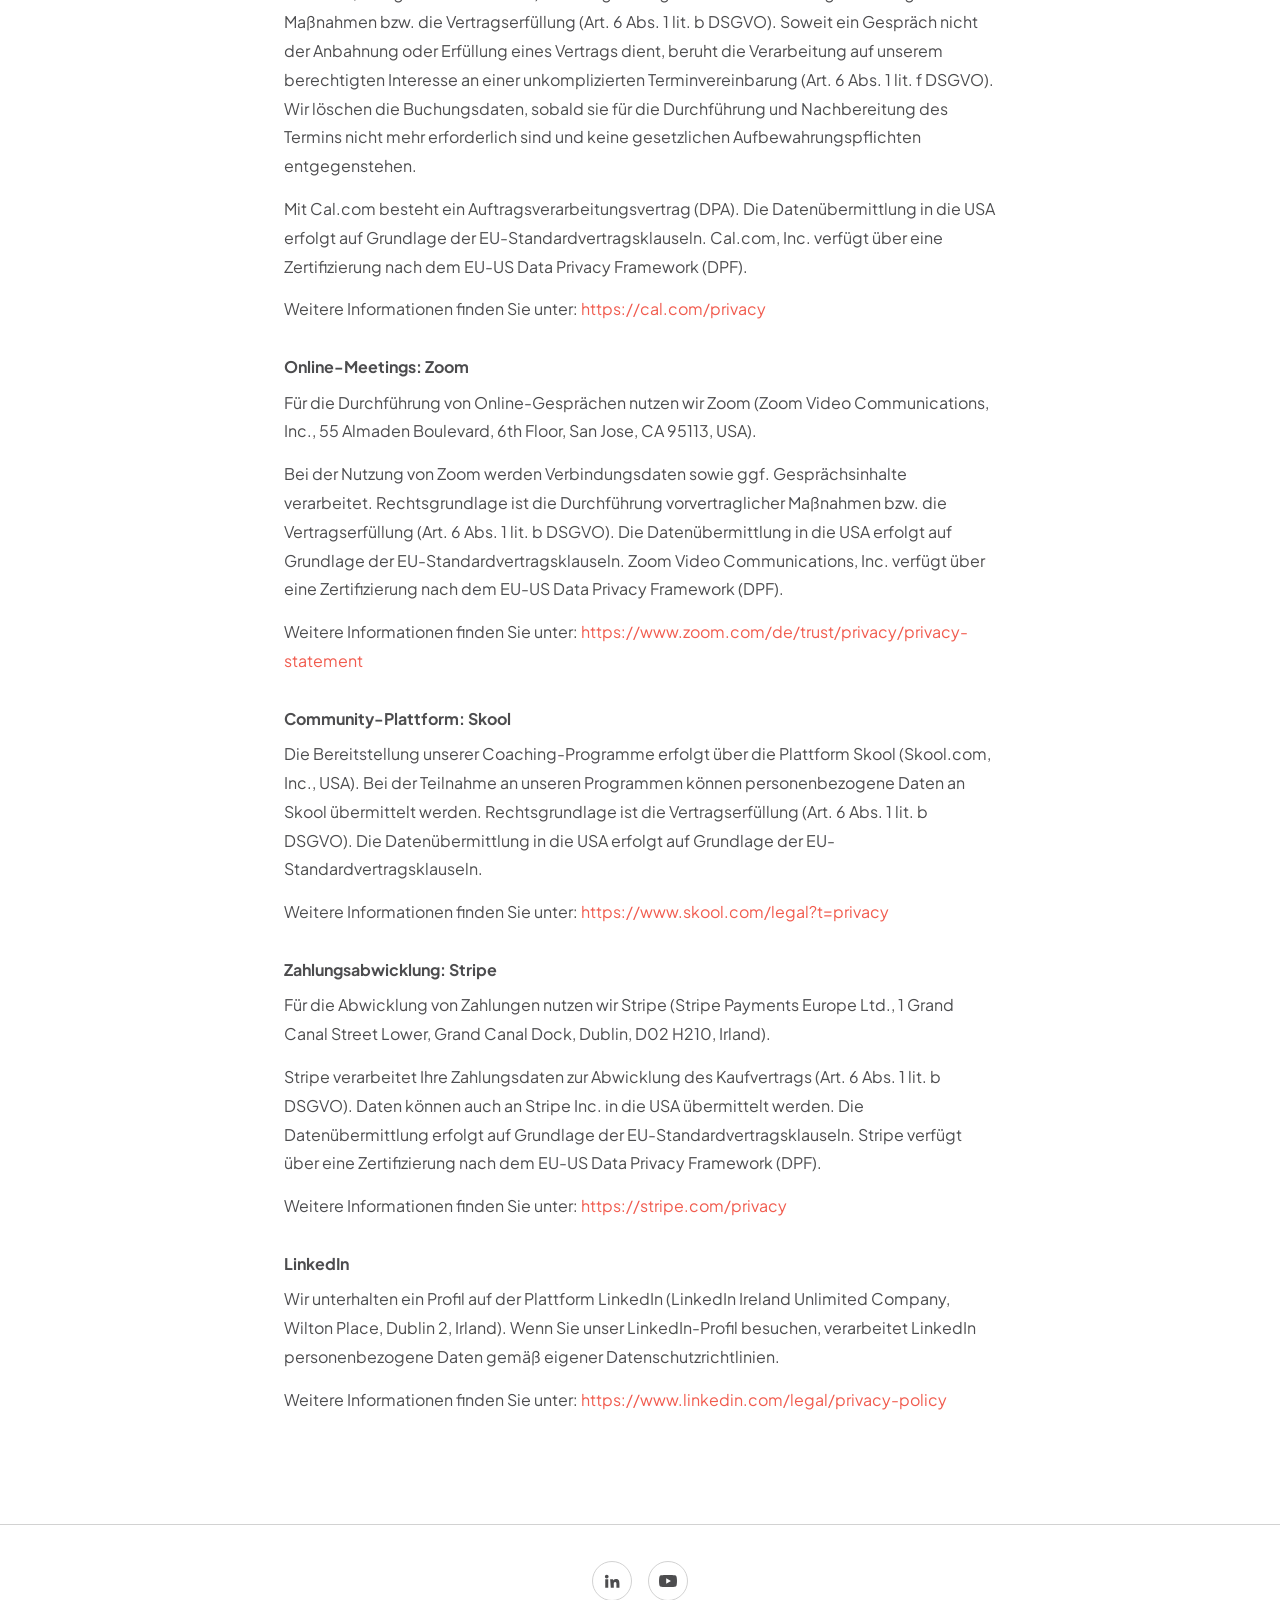
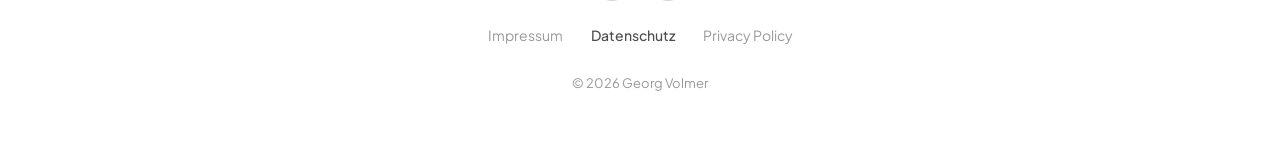
<file: datenschutz.html>
<!DOCTYPE html>
<html lang="de">
<head>
    <meta charset="UTF-8">
    <meta name="viewport" content="width=device-width, initial-scale=1.0">
    <title>Datenschutzerklärung — Georg Volmer</title>
    <meta name="description" content="Datenschutzerklärung von georgvolmer.com — Informationen zur Verarbeitung personenbezogener Daten.">
    <link rel="stylesheet" href="/assets/style.css">
    <link rel="icon" type="image/png" href="/assets/Georg-Volmer-icon-RGB.png">
    <link rel="apple-touch-icon" href="/assets/Georg-Volmer-icon-RGB.png">
</head>
<body>

<header class="site-header">
    <div class="container">
        <a href="/" class="site-logo" aria-label="Georg Volmer, Startseite">
            <img src="/assets/Georg-Volmer-logo-RGB.png" alt="Georg Volmer" height="38">
        </a>
        <nav class="site-nav" aria-label="Hauptnavigation">
            <ul>
                <li><a href="/#leistungen">Leistungen</a></li>
                <li><a href="/portfolio-de">Portfolio</a></li>
                <li><a href="/#ueber-mich">Über mich</a></li>
                <li class="nav-hide-md"><a href="/#werdegang">Werdegang</a></li>
            </ul>
            <a href="/#kontakt" class="nav-cta">Kontakt</a>
            <div class="lang-switch">
                <span class="lang-switch-current">DE</span>
                <span class="lang-switch-sep" aria-hidden="true">/</span>
                <a href="/privacy" lang="en" hreflang="en">EN</a>
            </div>
        </nav>
    </div>
</header>

<main>
    <div class="container">

        <h1>Datenschutzerklärung</h1>
        <p class="page-date">Stand: 1. November 2026</p>


        <h2>1. Datenschutz auf einen Blick</h2>

        <h3>Allgemeine Hinweise</h3>
        <p>Die folgenden Hinweise geben einen einfachen Überblick darüber, was mit Ihren personenbezogenen Daten passiert, wenn Sie diese Website besuchen. Personenbezogene Daten sind alle Daten, mit denen Sie persönlich identifiziert werden können. Ausführliche Informationen zum Thema Datenschutz entnehmen Sie unserer unter diesem Text aufgeführten Datenschutzerklärung.</p>

        <h3>Datenerfassung auf dieser Website</h3>

        <p><strong>Wer ist verantwortlich für die Datenerfassung auf dieser Website?</strong></p>
        <p>Die Datenverarbeitung auf dieser Website erfolgt durch den Websitebetreiber. Dessen Kontaktdaten können Sie dem Abschnitt „Hinweis zur verantwortlichen Stelle" in dieser Datenschutzerklärung entnehmen.</p>

        <p><strong>Wie erfassen wir Ihre Daten?</strong></p>
        <p>Ihre Daten werden automatisch oder nach Ihrer Einwilligung beim Besuch der Website durch unsere IT-Systeme erfasst. Das sind vor allem technische Daten (z.&thinsp;B. Internetbrowser, Betriebssystem oder Uhrzeit des Seitenaufrufs). Die Erfassung dieser Daten erfolgt automatisch, sobald Sie diese Website betreten.</p>

        <p><strong>Wofür nutzen wir Ihre Daten?</strong></p>
        <p>Ein Teil der Daten wird erhoben, um eine fehlerfreie Bereitstellung der Website zu gewährleisten. Andere Daten können zur Analyse Ihres Nutzerverhaltens verwendet werden.</p>

        <p><strong>Welche Rechte haben Sie bezüglich Ihrer Daten?</strong></p>
        <p>Sie haben jederzeit das Recht, unentgeltlich Auskunft über Herkunft, Empfänger und Zweck Ihrer gespeicherten personenbezogenen Daten zu erhalten. Sie haben außerdem ein Recht, die Berichtigung oder Löschung dieser Daten zu verlangen. Wenn Sie eine Einwilligung zur Datenverarbeitung erteilt haben, können Sie diese Einwilligung jederzeit für die Zukunft widerrufen. Außerdem haben Sie das Recht, unter bestimmten Umständen die Einschränkung der Verarbeitung Ihrer personenbezogenen Daten zu verlangen. Des Weiteren steht Ihnen ein Beschwerderecht bei der zuständigen Aufsichtsbehörde zu.</p>
        <p>Hierzu sowie zu weiteren Fragen zum Thema Datenschutz können Sie sich jederzeit an uns wenden.</p>


        <h2>2. Hosting</h2>

        <h3>Externes Hosting</h3>
        <p>Diese Website wird extern gehostet. Die personenbezogenen Daten, die auf dieser Website erfasst werden, werden auf den Servern des Hosters gespeichert. Hierbei kann es sich v.&thinsp;a. um IP-Adressen, Meta- und Kommunikationsdaten sowie Websitezugriffe handeln.</p>
        <p>Das externe Hosting erfolgt zum Zwecke der Vertragserfüllung gegenüber unseren potenziellen und bestehenden Kunden (Art.&thinsp;6 Abs.&thinsp;1 lit.&thinsp;b DSGVO) und im Interesse einer sicheren, schnellen und effizienten Bereitstellung unseres Online-Angebots durch einen professionellen Anbieter (Art.&thinsp;6 Abs.&thinsp;1 lit.&thinsp;f DSGVO).</p>
        <p>Wir setzen folgenden Hoster ein:</p>
        <div class="address">
            Netlify, Inc.<br>
            101 2nd Street<br>
            San Francisco, CA 94105<br>
            USA
        </div>
        <p>Die Website wird über das globale CDN von Netlify ausgeliefert, das Inhalte über Server in verschiedenen Ländern bereitstellt. Die Datenübermittlung in die USA erfolgt auf Grundlage der EU-Standardvertragsklauseln. Das Data Processing Agreement (DPA) von Netlify ist abrufbar unter: <a href="https://www.netlify.com/pdf/netlify-dpa.pdf" target="_blank" rel="noopener">https://www.netlify.com/pdf/netlify-dpa.pdf</a></p>

        <h3>Auftragsverarbeitung</h3>
        <p>Wir haben einen Vertrag über Auftragsverarbeitung (AVV) mit Netlify geschlossen. Hierbei handelt es sich um einen datenschutzrechtlich vorgeschriebenen Vertrag, der gewährleistet, dass Netlify die personenbezogenen Daten unserer Websitebesucher nur nach unseren Weisungen und unter Einhaltung der DSGVO verarbeitet.</p>


        <h2>3. Allgemeine Hinweise und Pflichtinformationen</h2>

        <h3>Datenschutz</h3>
        <p>Die Betreiber dieser Seiten nehmen den Schutz Ihrer persönlichen Daten sehr ernst. Wir behandeln Ihre personenbezogenen Daten vertraulich und entsprechend den gesetzlichen Datenschutzvorschriften sowie dieser Datenschutzerklärung.</p>
        <p>Wenn Sie diese Website benutzen, werden verschiedene personenbezogene Daten erhoben. Personenbezogene Daten sind Daten, mit denen Sie persönlich identifiziert werden können. Die vorliegende Datenschutzerklärung erläutert, welche Daten wir erheben und wofür wir sie nutzen. Sie erläutert auch, wie und zu welchem Zweck das geschieht.</p>
        <p>Wir weisen darauf hin, dass die Datenübertragung im Internet Sicherheitslücken aufweisen kann. Ein lückenloser Schutz der Daten vor dem Zugriff durch Dritte ist nicht möglich.</p>

        <h3>Hinweis zur verantwortlichen Stelle</h3>
        <p>Die verantwortliche Stelle für die Datenverarbeitung auf dieser Website ist:</p>
        <div class="address">
            Georg Volmer<br>
            c/o IP-Management #10753<br>
            Ludwig-Erhard-Str. 18<br>
            20459 Hamburg<br>
            <br>
            Telefon: 0156 79696908<br>
            E-Mail: <a href="mailto:webmaster@georgvolmer.com">webmaster@georgvolmer.com</a>
        </div>
        <p>Verantwortliche Stelle ist die natürliche oder juristische Person, die allein oder gemeinsam mit anderen über die Zwecke und Mittel der Verarbeitung von personenbezogenen Daten entscheidet.</p>

        <h3>Speicherdauer</h3>
        <p>Soweit innerhalb dieser Datenschutzerklärung keine speziellere Speicherdauer genannt wurde, verbleiben Ihre personenbezogenen Daten bei uns, bis der Zweck für die Datenverarbeitung entfällt. Wenn Sie ein berechtigtes Löschersuchen geltend machen oder eine Einwilligung zur Datenverarbeitung widerrufen, werden Ihre Daten gelöscht, sofern wir keine anderen rechtlich zulässigen Gründe für die Speicherung Ihrer personenbezogenen Daten haben (z.&thinsp;B. steuer- oder handelsrechtliche Aufbewahrungsfristen); im letztgenannten Fall erfolgt die Löschung nach Fortfall dieser Gründe.</p>

        <h3>Allgemeine Hinweise zu den Rechtsgrundlagen der Datenverarbeitung</h3>
        <p>Sofern Sie in die Datenverarbeitung eingewilligt haben, verarbeiten wir Ihre personenbezogenen Daten auf Grundlage von Art.&thinsp;6 Abs.&thinsp;1 lit.&thinsp;a DSGVO. Sind Ihre Daten zur Vertragserfüllung oder zur Durchführung vorvertraglicher Maßnahmen erforderlich, verarbeiten wir Ihre Daten auf Grundlage von Art.&thinsp;6 Abs.&thinsp;1 lit.&thinsp;b DSGVO. Des Weiteren verarbeiten wir Ihre Daten, sofern diese zur Erfüllung einer rechtlichen Verpflichtung erforderlich sind, auf Grundlage von Art.&thinsp;6 Abs.&thinsp;1 lit.&thinsp;c DSGVO. Die Datenverarbeitung kann ferner auf Grundlage unseres berechtigten Interesses nach Art.&thinsp;6 Abs.&thinsp;1 lit.&thinsp;f DSGVO erfolgen.</p>

        <h3>Widerruf Ihrer Einwilligung zur Datenverarbeitung</h3>
        <p>Viele Datenverarbeitungsvorgänge sind nur mit Ihrer ausdrücklichen Einwilligung möglich. Sie können eine bereits erteilte Einwilligung jederzeit widerrufen. Die Rechtmäßigkeit der bis zum Widerruf erfolgten Datenverarbeitung bleibt vom Widerruf unberührt.</p>

        <h3>Widerspruchsrecht gegen die Datenerhebung in besonderen Fällen sowie gegen Direktwerbung (Art.&thinsp;21 DSGVO)</h3>
        <p class="legal-notice">WENN DIE DATENVERARBEITUNG AUF GRUNDLAGE VON ART.&thinsp;6 ABS.&thinsp;1 LIT.&thinsp;E ODER F DSGVO ERFOLGT, HABEN SIE JEDERZEIT DAS RECHT, AUS GRÜNDEN, DIE SICH AUS IHRER BESONDEREN SITUATION ERGEBEN, GEGEN DIE VERARBEITUNG IHRER PERSONENBEZOGENEN DATEN WIDERSPRUCH EINZULEGEN; DIES GILT AUCH FÜR EIN AUF DIESE BESTIMMUNGEN GESTÜTZTES PROFILING. DIE JEWEILIGE RECHTSGRUNDLAGE, AUF DENEN EINE VERARBEITUNG BERUHT, ENTNEHMEN SIE DIESER DATENSCHUTZERKLÄRUNG. WENN SIE WIDERSPRUCH EINLEGEN, WERDEN WIR IHRE BETROFFENEN PERSONENBEZOGENEN DATEN NICHT MEHR VERARBEITEN, ES SEI DENN, WIR KÖNNEN ZWINGENDE SCHUTZWÜRDIGE GRÜNDE FÜR DIE VERARBEITUNG NACHWEISEN, DIE IHRE INTERESSEN, RECHTE UND FREIHEITEN ÜBERWIEGEN ODER DIE VERARBEITUNG DIENT DER GELTENDMACHUNG, AUSÜBUNG ODER VERTEIDIGUNG VON RECHTSANSPRÜCHEN (WIDERSPRUCH NACH ART.&thinsp;21 ABS.&thinsp;1 DSGVO).</p>
        <p class="legal-notice">WERDEN IHRE PERSONENBEZOGENEN DATEN VERARBEITET, UM DIREKTWERBUNG ZU BETREIBEN, SO HABEN SIE DAS RECHT, JEDERZEIT WIDERSPRUCH GEGEN DIE VERARBEITUNG SIE BETREFFENDER PERSONENBEZOGENER DATEN ZUM ZWECKE DERARTIGER WERBUNG EINZULEGEN; DIES GILT AUCH FÜR DAS PROFILING, SOWEIT ES MIT SOLCHER DIREKTWERBUNG IN VERBINDUNG STEHT. WENN SIE WIDERSPRECHEN, WERDEN IHRE PERSONENBEZOGENEN DATEN ANSCHLIESSEND NICHT MEHR ZUM ZWECKE DER DIREKTWERBUNG VERWENDET (WIDERSPRUCH NACH ART.&thinsp;21 ABS.&thinsp;2 DSGVO).</p>

        <h3>Beschwerderecht bei der zuständigen Aufsichtsbehörde</h3>
        <p>Im Falle von Verstößen gegen die DSGVO steht den Betroffenen ein Beschwerderecht bei einer Aufsichtsbehörde, insbesondere in dem Mitgliedstaat ihres gewöhnlichen Aufenthalts, ihres Arbeitsplatzes oder des Orts des mutmaßlichen Verstoßes zu. Das Beschwerderecht besteht unbeschadet anderweitiger verwaltungsrechtlicher oder gerichtlicher Rechtsbehelfe.</p>

        <h3>Recht auf Datenübertragbarkeit</h3>
        <p>Sie haben das Recht, Daten, die wir auf Grundlage Ihrer Einwilligung oder in Erfüllung eines Vertrags automatisiert verarbeiten, an sich oder an einen Dritten in einem gängigen, maschinenlesbaren Format aushändigen zu lassen. Sofern Sie die direkte Übertragung der Daten an einen anderen Verantwortlichen verlangen, erfolgt dies nur, soweit es technisch machbar ist.</p>

        <h3>Auskunft, Berichtigung und Löschung</h3>
        <p>Sie haben im Rahmen der geltenden gesetzlichen Bestimmungen jederzeit das Recht auf unentgeltliche Auskunft über Ihre gespeicherten personenbezogenen Daten, deren Herkunft und Empfänger und den Zweck der Datenverarbeitung und ggf. ein Recht auf Berichtigung oder Löschung dieser Daten. Hierzu sowie zu weiteren Fragen zum Thema personenbezogene Daten können Sie sich jederzeit an uns wenden.</p>

        <h3>Recht auf Einschränkung der Verarbeitung</h3>
        <p>Sie haben das Recht, die Einschränkung der Verarbeitung Ihrer personenbezogenen Daten zu verlangen. Hierzu können Sie sich jederzeit an uns wenden. Das Recht auf Einschränkung der Verarbeitung besteht in folgenden Fällen:</p>
        <ul>
            <li>Wenn Sie die Richtigkeit Ihrer bei uns gespeicherten personenbezogenen Daten bestreiten, benötigen wir in der Regel Zeit, um dies zu überprüfen. Für die Dauer der Prüfung haben Sie das Recht, die Einschränkung der Verarbeitung zu verlangen.</li>
            <li>Wenn die Verarbeitung Ihrer personenbezogenen Daten unrechtmäßig geschah, können Sie statt der Löschung die Einschränkung der Datenverarbeitung verlangen.</li>
            <li>Wenn wir Ihre personenbezogenen Daten nicht mehr benötigen, Sie sie jedoch zur Ausübung, Verteidigung oder Geltendmachung von Rechtsansprüchen benötigen, haben Sie das Recht, statt der Löschung die Einschränkung der Verarbeitung zu verlangen.</li>
            <li>Wenn Sie einen Widerspruch nach Art.&thinsp;21 Abs.&thinsp;1 DSGVO eingelegt haben, muss eine Abwägung zwischen Ihren und unseren Interessen vorgenommen werden. Solange noch nicht feststeht, wessen Interessen überwiegen, haben Sie das Recht, die Einschränkung der Verarbeitung zu verlangen.</li>
        </ul>

        <h3>SSL- bzw. TLS-Verschlüsselung</h3>
        <p>Diese Seite nutzt aus Sicherheitsgründen eine SSL- bzw. TLS-Verschlüsselung. Eine verschlüsselte Verbindung erkennen Sie daran, dass die Adresszeile des Browsers von „http://" auf „https://" wechselt und an dem Schloss-Symbol in Ihrer Browserzeile. Wenn die SSL- bzw. TLS-Verschlüsselung aktiviert ist, können die Daten, die Sie an uns übermitteln, nicht von Dritten mitgelesen werden.</p>


        <h2>4. Datenerfassung auf dieser Website</h2>

        <h3>Cookies</h3>
        <p>Unsere Website verwendet Cookies. Cookies sind kleine Datenpakete, die auf Ihrem Endgerät gespeichert werden. Sie werden entweder vorübergehend für die Dauer einer Sitzung (Session-Cookies) oder dauerhaft (permanente Cookies) gespeichert. Session-Cookies werden nach Ende Ihres Besuchs automatisch gelöscht.</p>
        <p>Diese Website setzt ausschließlich technisch notwendige Cookies sowie Cookies, die beim aktiven Abspielen eingebetteter Videos entstehen. Es werden keine Tracking- oder Marketing-Cookies eingesetzt. Ein Cookie-Einwilligungsbanner ist daher nicht erforderlich.</p>
        <p>Sie können Ihren Browser so einstellen, dass Sie über das Setzen von Cookies informiert werden und Cookies nur im Einzelfall erlauben. Bei der Deaktivierung von Cookies kann die Funktionalität dieser Website eingeschränkt sein.</p>

        <h3>Kontakt per E-Mail</h3>
        <p>Wenn Sie uns per E-Mail kontaktieren, wird Ihre Anfrage inklusive aller daraus hervorgehenden personenbezogenen Daten (Name, Anfrage) zum Zwecke der Bearbeitung Ihres Anliegens bei uns gespeichert und verarbeitet. Diese Daten geben wir nicht ohne Ihre Einwilligung weiter.</p>
        <p>Die Verarbeitung dieser Daten erfolgt auf Grundlage von Art.&thinsp;6 Abs.&thinsp;1 lit.&thinsp;b DSGVO, sofern Ihre Anfrage mit der Erfüllung eines Vertrags zusammenhängt oder zur Durchführung vorvertraglicher Maßnahmen erforderlich ist. In allen übrigen Fällen beruht die Verarbeitung auf unserem berechtigten Interesse an der effektiven Bearbeitung der an uns gerichteten Anfragen (Art.&thinsp;6 Abs.&thinsp;1 lit.&thinsp;f DSGVO).</p>
        <p>Die von Ihnen an uns per E-Mail übersandten Daten verbleiben bei uns, bis Sie uns zur Löschung auffordern, Ihre Einwilligung zur Speicherung widerrufen oder der Zweck für die Datenspeicherung entfällt. Zwingende gesetzliche Bestimmungen, insbesondere Aufbewahrungsfristen, bleiben unberührt.</p>


        <h2>5. Newsletter</h2>

        <h3>Newsletter-Versand mit Kit (ehemals ConvertKit)</h3>
        <p>Wir versenden Newsletter über den Dienst Kit (Kit, Inc., 750 West Bannock Street #761, Boise, Idaho 83701, USA).</p>
        <p>Wenn Sie unseren Newsletter abonnieren, werden die von Ihnen angegebenen Daten (E-Mail-Adresse sowie ggf. Name) an Kit übermittelt und dort gespeichert. Die Anmeldung erfolgt über ein Double-Opt-in-Verfahren: Nach Ihrer Anmeldung erhalten Sie eine Bestätigungs-E-Mail, über die Sie Ihre Anmeldung aktiv bestätigen müssen. Erst nach dieser Bestätigung wird Ihre E-Mail-Adresse in die Verteilerliste aufgenommen.</p>
        <p>Die Verarbeitung Ihrer Daten erfolgt auf Grundlage Ihrer Einwilligung (Art.&thinsp;6 Abs.&thinsp;1 lit.&thinsp;a DSGVO). Diese Einwilligung können Sie jederzeit widerrufen, indem Sie den Abmeldelink im Newsletter verwenden. Die Rechtmäßigkeit der bis zum Widerruf erfolgten Datenverarbeitungsvorgänge bleibt vom Widerruf unberührt.</p>
        <p>Kit ist ein US-amerikanischer Anbieter. Die Datenübermittlung in die USA erfolgt auf Grundlage der EU-Standardvertragsklauseln. Mit Kit besteht ein Auftragsverarbeitungsvertrag (DPA), der automatisch für alle aktiven Creator-Accounts gilt. Der aktuelle DPA ist abrufbar unter: <a href="https://kit.com/dpa" target="_blank" rel="noopener">https://kit.com/dpa</a></p>
        <p>Nach Ihrer Abmeldung vom Newsletter wird Ihre E-Mail-Adresse von Kit gelöscht, sofern Sie der weiteren Speicherung nicht ausdrücklich zugestimmt haben.</p>
        <p>Kit, Inc. verfügt über eine Zertifizierung nach dem EU-US Data Privacy Framework (DPF).</p>
        <p>Weitere Informationen: <a href="https://kit.com/privacy" target="_blank" rel="noopener">https://kit.com/privacy</a></p>


        <h2>6. Plugins und Tools</h2>

        <h3>YouTube mit erweitertem Datenschutz</h3>
        <p>Diese Website bindet Videos über YouTube ein. Betreiber ist die Google Ireland Limited, Gordon House, Barrow Street, Dublin 4, Irland.</p>
        <p>Wir nutzen YouTube im erweiterten Datenschutzmodus. Videos werden nach Aussage von YouTube im erweiterten Datenschutzmodus nicht zur Personalisierung des Surfens eingesetzt. Im erweiterten Datenschutzmodus werden beim Seitenaufruf keine Cookies gesetzt. Erst wenn Sie ein Video aktiv abspielen, können Daten an YouTube übermittelt werden.</p>
        <p>Die Nutzung von YouTube erfolgt im Interesse einer ansprechenden Darstellung unserer Online-Inhalte (Art.&thinsp;6 Abs.&thinsp;1 lit.&thinsp;f DSGVO).</p>
        <p>Google LLC verfügt über eine Zertifizierung nach dem EU-US Data Privacy Framework (DPF).</p>
        <p>Weitere Informationen zum Datenschutz bei YouTube finden Sie unter: <a href="https://policies.google.com/privacy?hl=de" target="_blank" rel="noopener">https://policies.google.com/privacy?hl=de</a></p>


        <h2>7. Externe Dienste</h2>

        <h3>Terminbuchung: Cal.com</h3>
        <p>Für die Online-Buchung von Gesprächsterminen nutzen wir Cal.com (Cal.com, Inc., 2261 Market Street #4382, San Francisco, CA 94114, USA).</p>
        <p>Wenn Sie über unsere Buchungsseite einen Termin vereinbaren, verarbeitet Cal.com Ihren Namen, Ihre E-Mail-Adresse, den gewählten Termin, Ihre Zeitzone sowie Ihre Angaben im Buchungsformular. Cal.com versendet in unserem Auftrag Terminbestätigungen und Erinnerungen per E-Mail. Der Termin wird außerdem in unseren Kalender übertragen (Google Calendar, Google Ireland Limited). Rechtsgrundlage ist die Durchführung vorvertraglicher Maßnahmen bzw. die Vertragserfüllung (Art.&thinsp;6 Abs.&thinsp;1 lit.&thinsp;b DSGVO). Soweit ein Gespräch nicht der Anbahnung oder Erfüllung eines Vertrags dient, beruht die Verarbeitung auf unserem berechtigten Interesse an einer unkomplizierten Terminvereinbarung (Art.&thinsp;6 Abs.&thinsp;1 lit.&thinsp;f DSGVO). Wir löschen die Buchungsdaten, sobald sie für die Durchführung und Nachbereitung des Termins nicht mehr erforderlich sind und keine gesetzlichen Aufbewahrungspflichten entgegenstehen.</p>
        <p>Mit Cal.com besteht ein Auftragsverarbeitungsvertrag (DPA). Die Datenübermittlung in die USA erfolgt auf Grundlage der EU-Standardvertragsklauseln. Cal.com, Inc. verfügt über eine Zertifizierung nach dem EU-US Data Privacy Framework (DPF).</p>
        <p>Weitere Informationen finden Sie unter: <a href="https://cal.com/privacy" target="_blank" rel="noopener">https://cal.com/privacy</a></p>

        <h3>Online-Meetings: Zoom</h3>
        <p>Für die Durchführung von Online-Gesprächen nutzen wir Zoom (Zoom Video Communications, Inc., 55 Almaden Boulevard, 6th Floor, San Jose, CA 95113, USA).</p>
        <p>Bei der Nutzung von Zoom werden Verbindungsdaten sowie ggf. Gesprächsinhalte verarbeitet. Rechtsgrundlage ist die Durchführung vorvertraglicher Maßnahmen bzw. die Vertragserfüllung (Art.&thinsp;6 Abs.&thinsp;1 lit.&thinsp;b DSGVO). Die Datenübermittlung in die USA erfolgt auf Grundlage der EU-Standardvertragsklauseln. Zoom Video Communications, Inc. verfügt über eine Zertifizierung nach dem EU-US Data Privacy Framework (DPF).</p>
        <p>Weitere Informationen finden Sie unter: <a href="https://www.zoom.com/de/trust/privacy/privacy-statement" target="_blank" rel="noopener">https://www.zoom.com/de/trust/privacy/privacy-statement</a></p>

        <h3>Community-Plattform: Skool</h3>
        <p>Die Bereitstellung unserer Coaching-Programme erfolgt über die Plattform Skool (Skool.com, Inc., USA). Bei der Teilnahme an unseren Programmen können personenbezogene Daten an Skool übermittelt werden. Rechtsgrundlage ist die Vertragserfüllung (Art.&thinsp;6 Abs.&thinsp;1 lit.&thinsp;b DSGVO). Die Datenübermittlung in die USA erfolgt auf Grundlage der EU-Standardvertragsklauseln.</p>
        <p>Weitere Informationen finden Sie unter: <a href="https://www.skool.com/legal?t=privacy" target="_blank" rel="noopener">https://www.skool.com/legal?t=privacy</a></p>

        <h3>Zahlungsabwicklung: Stripe</h3>
        <p>Für die Abwicklung von Zahlungen nutzen wir Stripe (Stripe Payments Europe Ltd., 1 Grand Canal Street Lower, Grand Canal Dock, Dublin, D02 H210, Irland).</p>
        <p>Stripe verarbeitet Ihre Zahlungsdaten zur Abwicklung des Kaufvertrags (Art.&thinsp;6 Abs.&thinsp;1 lit.&thinsp;b DSGVO). Daten können auch an Stripe Inc. in die USA übermittelt werden. Die Datenübermittlung erfolgt auf Grundlage der EU-Standardvertragsklauseln. Stripe verfügt über eine Zertifizierung nach dem EU-US Data Privacy Framework (DPF).</p>
        <p>Weitere Informationen finden Sie unter: <a href="https://stripe.com/privacy" target="_blank" rel="noopener">https://stripe.com/privacy</a></p>

        <h3>LinkedIn</h3>
        <p>Wir unterhalten ein Profil auf der Plattform LinkedIn (LinkedIn Ireland Unlimited Company, Wilton Place, Dublin 2, Irland). Wenn Sie unser LinkedIn-Profil besuchen, verarbeitet LinkedIn personenbezogene Daten gemäß eigener Datenschutzrichtlinien.</p>
        <p>Weitere Informationen finden Sie unter: <a href="https://www.linkedin.com/legal/privacy-policy" target="_blank" rel="noopener">https://www.linkedin.com/legal/privacy-policy</a></p>

    </div>
</main>

<footer class="site-footer">
    <div class="container">
        <div class="footer-social">
            <a href="https://www.linkedin.com/in/georg-volmer" target="_blank" rel="noopener" aria-label="Georg Volmer auf LinkedIn">
                <svg viewBox="0 0 24 24" fill="currentColor" aria-hidden="true"><path d="M4.98 3.5a2.5 2.5 0 1 1 0 5 2.5 2.5 0 0 1 0-5zM3 9.75h4V21H3zM9.5 9.75h3.8v1.6h.05c.53-1 1.83-2.05 3.77-2.05 4.03 0 4.78 2.65 4.78 6.1V21h-4v-4.9c0-1.17-.02-2.68-1.63-2.68-1.64 0-1.89 1.28-1.89 2.6V21h-4z"/></svg>
            </a>
            <a href="https://www.youtube.com/@georgvolmer" target="_blank" rel="noopener" aria-label="Georg Volmer auf YouTube">
                <svg viewBox="0 0 24 24" fill="currentColor" aria-hidden="true"><path d="M23.5 6.5a3 3 0 0 0-2.1-2.1C19.5 3.9 12 3.9 12 3.9s-7.5 0-9.4.5A3 3 0 0 0 .5 6.5 31 31 0 0 0 0 12a31 31 0 0 0 .5 5.5 3 3 0 0 0 2.1 2.1c1.9.5 9.4.5 9.4.5s7.5 0 9.4-.5a3 3 0 0 0 2.1-2.1A31 31 0 0 0 24 12a31 31 0 0 0-.5-5.5zM9.6 15.6V8.4l6.3 3.6z"/></svg>
            </a>
        </div>
        <ul class="footer-nav">
            <li><a href="/impressum">Impressum</a></li>
            <li><a href="/datenschutz" aria-current="page">Datenschutz</a></li>
            <li><a href="/privacy">Privacy Policy</a></li>
        </ul>
        <p class="footer-copy">&copy; 2026 Georg Volmer</p>
    </div>
</footer>

</body>
</html>
</file>
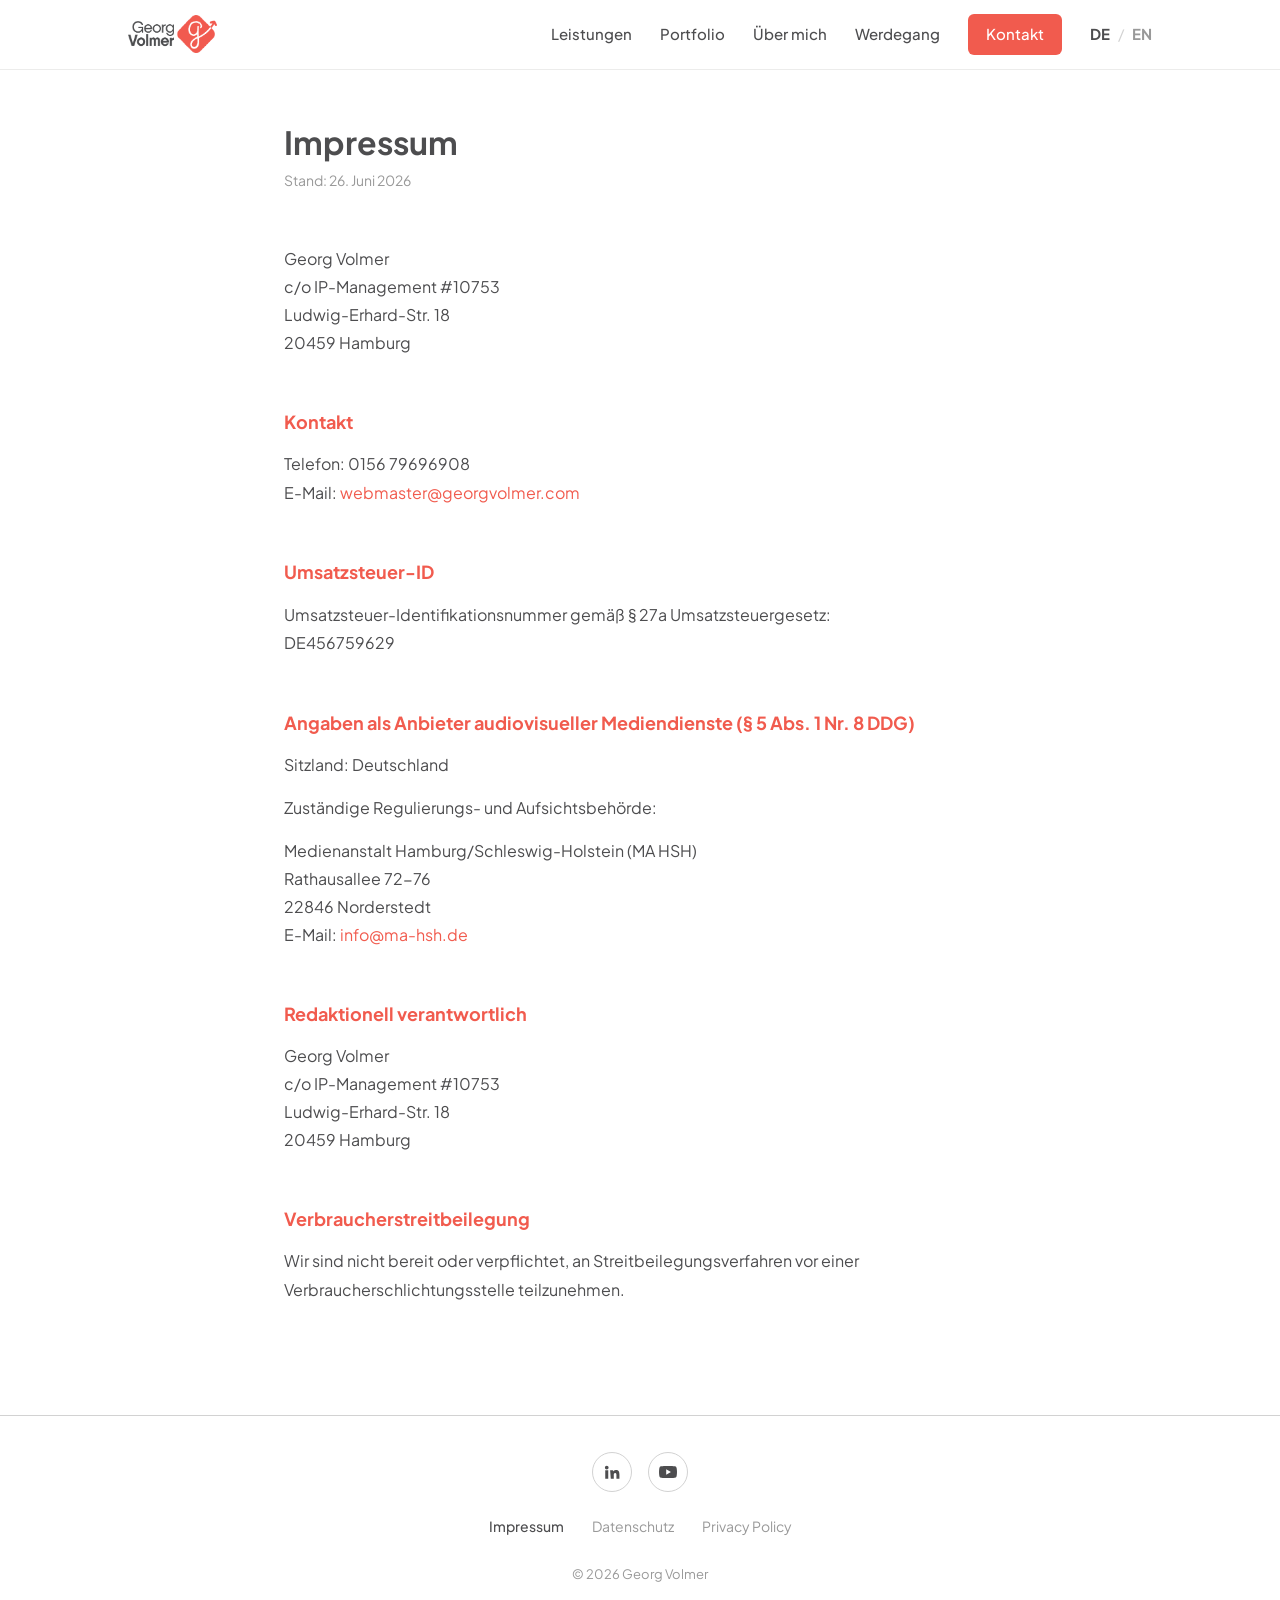
<file: impressum.html>
<!DOCTYPE html>
<html lang="de">
<head>
    <meta charset="UTF-8">
    <meta name="viewport" content="width=device-width, initial-scale=1.0">
    <title>Impressum — Georg Volmer</title>
    <meta name="description" content="Impressum von Georg Volmer, Articulate Storyline Coach.">
    <link rel="stylesheet" href="/assets/style.css">
    <link rel="icon" type="image/png" href="/assets/Georg-Volmer-icon-RGB.png">
    <link rel="apple-touch-icon" href="/assets/Georg-Volmer-icon-RGB.png">
</head>
<body>

<header class="site-header">
    <div class="container">
        <a href="/" class="site-logo" aria-label="Georg Volmer, Startseite">
            <img src="/assets/Georg-Volmer-logo-RGB.png" alt="Georg Volmer" height="38">
        </a>
        <nav class="site-nav" aria-label="Hauptnavigation">
            <ul>
                <li><a href="/#leistungen">Leistungen</a></li>
                <li><a href="/portfolio-de">Portfolio</a></li>
                <li><a href="/#ueber-mich">Über mich</a></li>
                <li class="nav-hide-md"><a href="/#werdegang">Werdegang</a></li>
            </ul>
            <a href="/#kontakt" class="nav-cta">Kontakt</a>
            <div class="lang-switch">
                <span class="lang-switch-current">DE</span>
                <span class="lang-switch-sep" aria-hidden="true">/</span>
                <a href="/portfolio" lang="en" hreflang="en">EN</a>
            </div>
        </nav>
    </div>
</header>

<main>
    <div class="container">

        <h1>Impressum</h1>
        <p class="page-date">Stand: 26. Juni 2026</p>

        <div class="address">
            Georg Volmer<br>
            c/o IP-Management #10753<br>
            Ludwig-Erhard-Str. 18<br>
            20459 Hamburg
        </div>

        <h2>Kontakt</h2>
        <p>
            Telefon: 0156 79696908<br>
            E-Mail: <a href="mailto:webmaster@georgvolmer.com">webmaster@georgvolmer.com</a>
        </p>

        <h2>Umsatzsteuer-ID</h2>
        <p>
            Umsatzsteuer-Identifikationsnummer gemäß § 27a Umsatzsteuergesetz:<br>
            DE456759629
        </p>

        <h2>Angaben als Anbieter audiovisueller Mediendienste (§&nbsp;5 Abs.&nbsp;1 Nr.&nbsp;8 DDG)</h2>
        <p>Sitzland: Deutschland</p>
        <p>Zuständige Regulierungs- und Aufsichtsbehörde:</p>
        <div class="address">
            Medienanstalt Hamburg/Schleswig-Holstein (MA HSH)<br>
            Rathausallee 72-76<br>
            22846 Norderstedt<br>
            E-Mail: <a href="mailto:info@ma-hsh.de">info@ma-hsh.de</a>
        </div>

        <h2>Redaktionell verantwortlich</h2>
        <div class="address">
            Georg Volmer<br>
            c/o IP-Management #10753<br>
            Ludwig-Erhard-Str. 18<br>
            20459 Hamburg
        </div>

        <h2>Verbraucherstreitbeilegung</h2>
        <p>Wir sind nicht bereit oder verpflichtet, an Streitbeilegungsverfahren vor einer Verbraucherschlichtungsstelle teilzunehmen.</p>

    </div>
</main>

<footer class="site-footer">
    <div class="container">
        <div class="footer-social">
            <a href="https://www.linkedin.com/in/georg-volmer" target="_blank" rel="noopener" aria-label="Georg Volmer auf LinkedIn">
                <svg viewBox="0 0 24 24" fill="currentColor" aria-hidden="true"><path d="M4.98 3.5a2.5 2.5 0 1 1 0 5 2.5 2.5 0 0 1 0-5zM3 9.75h4V21H3zM9.5 9.75h3.8v1.6h.05c.53-1 1.83-2.05 3.77-2.05 4.03 0 4.78 2.65 4.78 6.1V21h-4v-4.9c0-1.17-.02-2.68-1.63-2.68-1.64 0-1.89 1.28-1.89 2.6V21h-4z"/></svg>
            </a>
            <a href="https://www.youtube.com/@georgvolmer" target="_blank" rel="noopener" aria-label="Georg Volmer auf YouTube">
                <svg viewBox="0 0 24 24" fill="currentColor" aria-hidden="true"><path d="M23.5 6.5a3 3 0 0 0-2.1-2.1C19.5 3.9 12 3.9 12 3.9s-7.5 0-9.4.5A3 3 0 0 0 .5 6.5 31 31 0 0 0 0 12a31 31 0 0 0 .5 5.5 3 3 0 0 0 2.1 2.1c1.9.5 9.4.5 9.4.5s7.5 0 9.4-.5a3 3 0 0 0 2.1-2.1A31 31 0 0 0 24 12a31 31 0 0 0-.5-5.5zM9.6 15.6V8.4l6.3 3.6z"/></svg>
            </a>
        </div>
        <ul class="footer-nav">
            <li><a href="/impressum" aria-current="page">Impressum</a></li>
            <li><a href="/datenschutz">Datenschutz</a></li>
            <li><a href="/privacy">Privacy Policy</a></li>
        </ul>
        <p class="footer-copy">&copy; 2026 Georg Volmer</p>
    </div>
</footer>

</body>
</html>
</file>
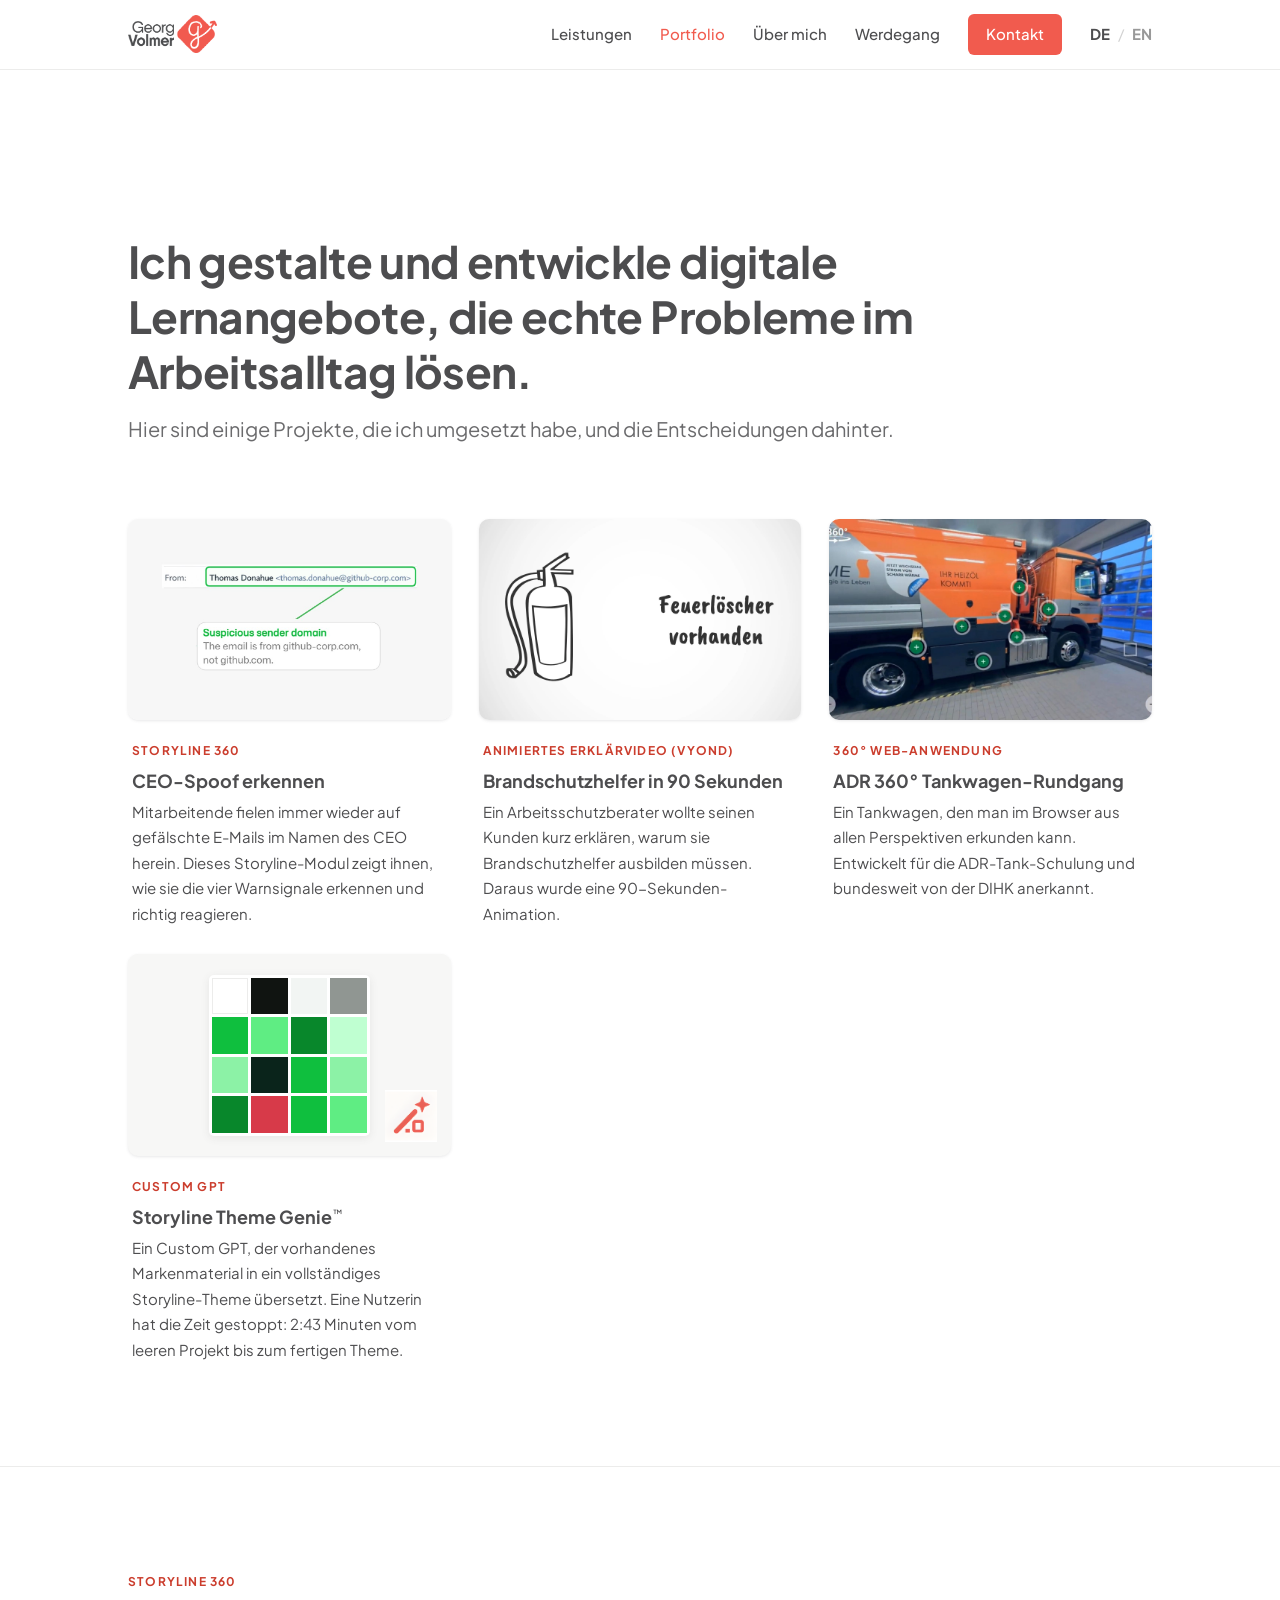
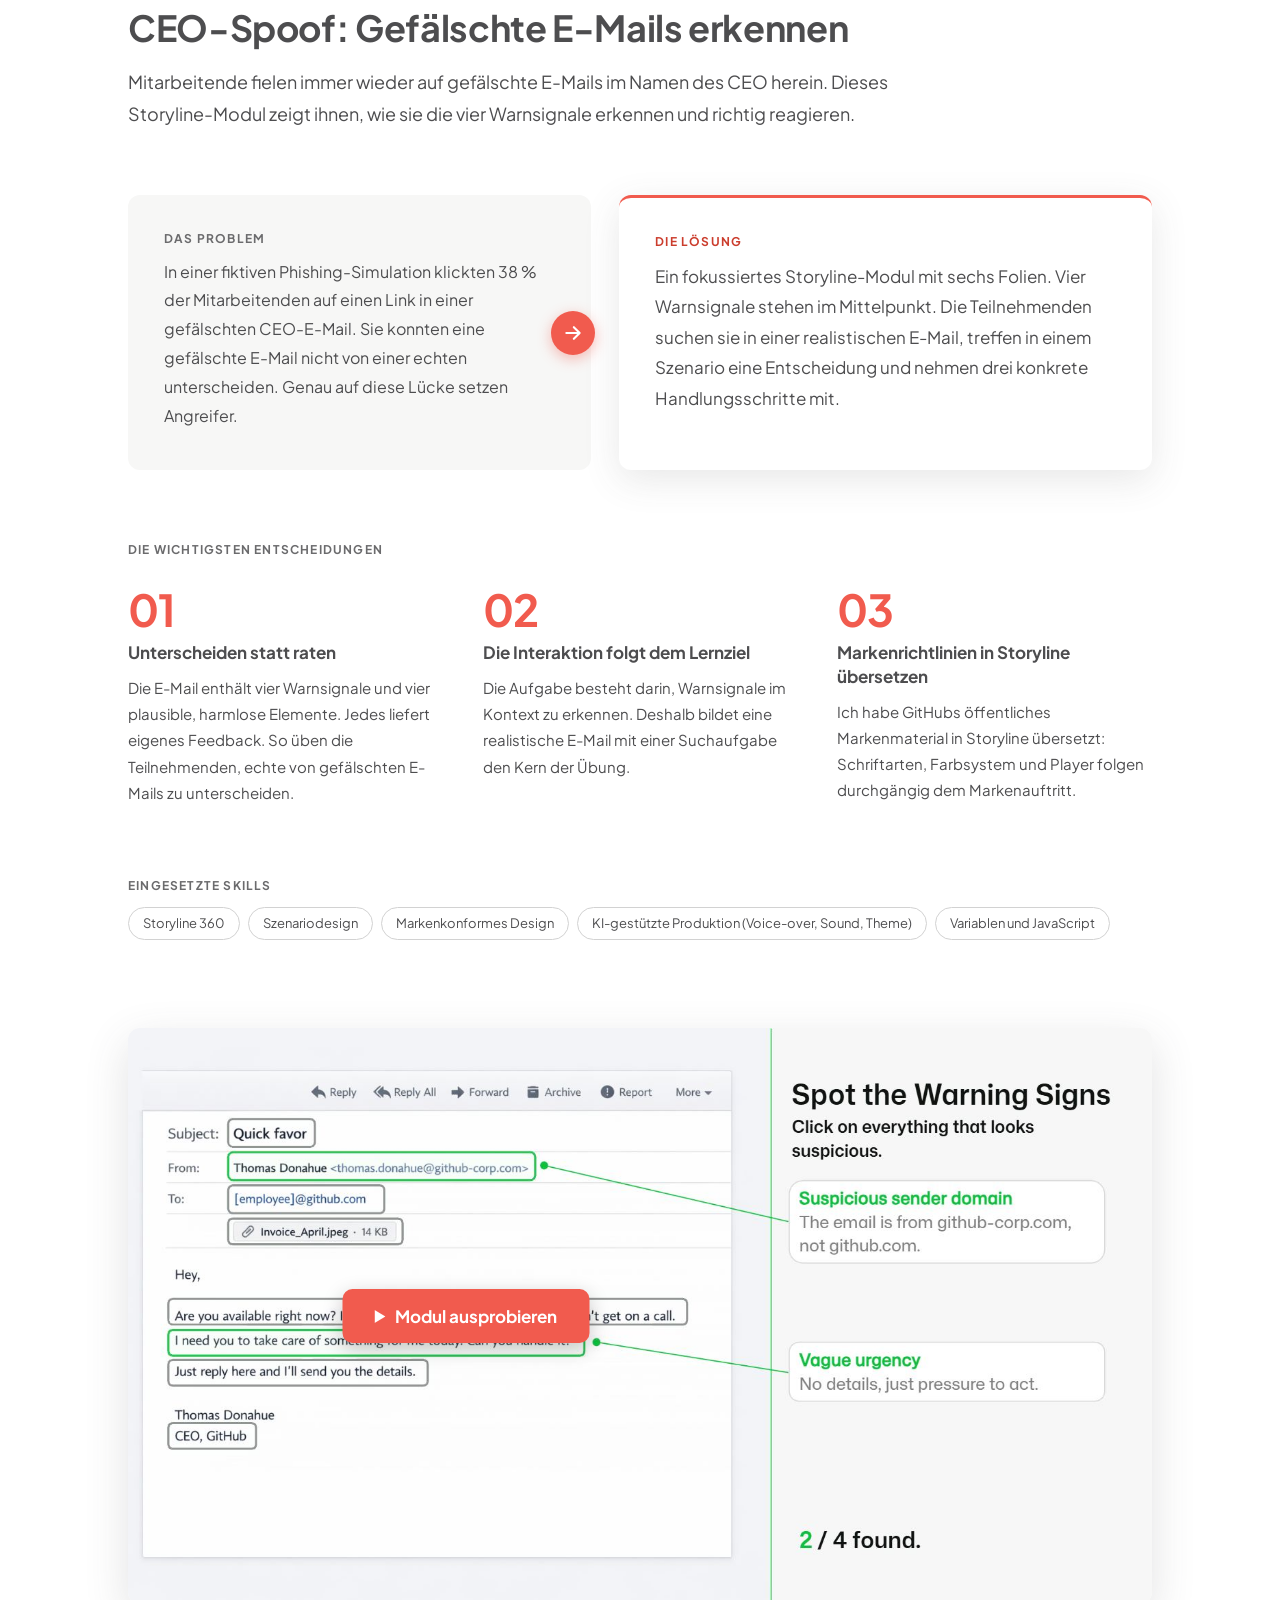
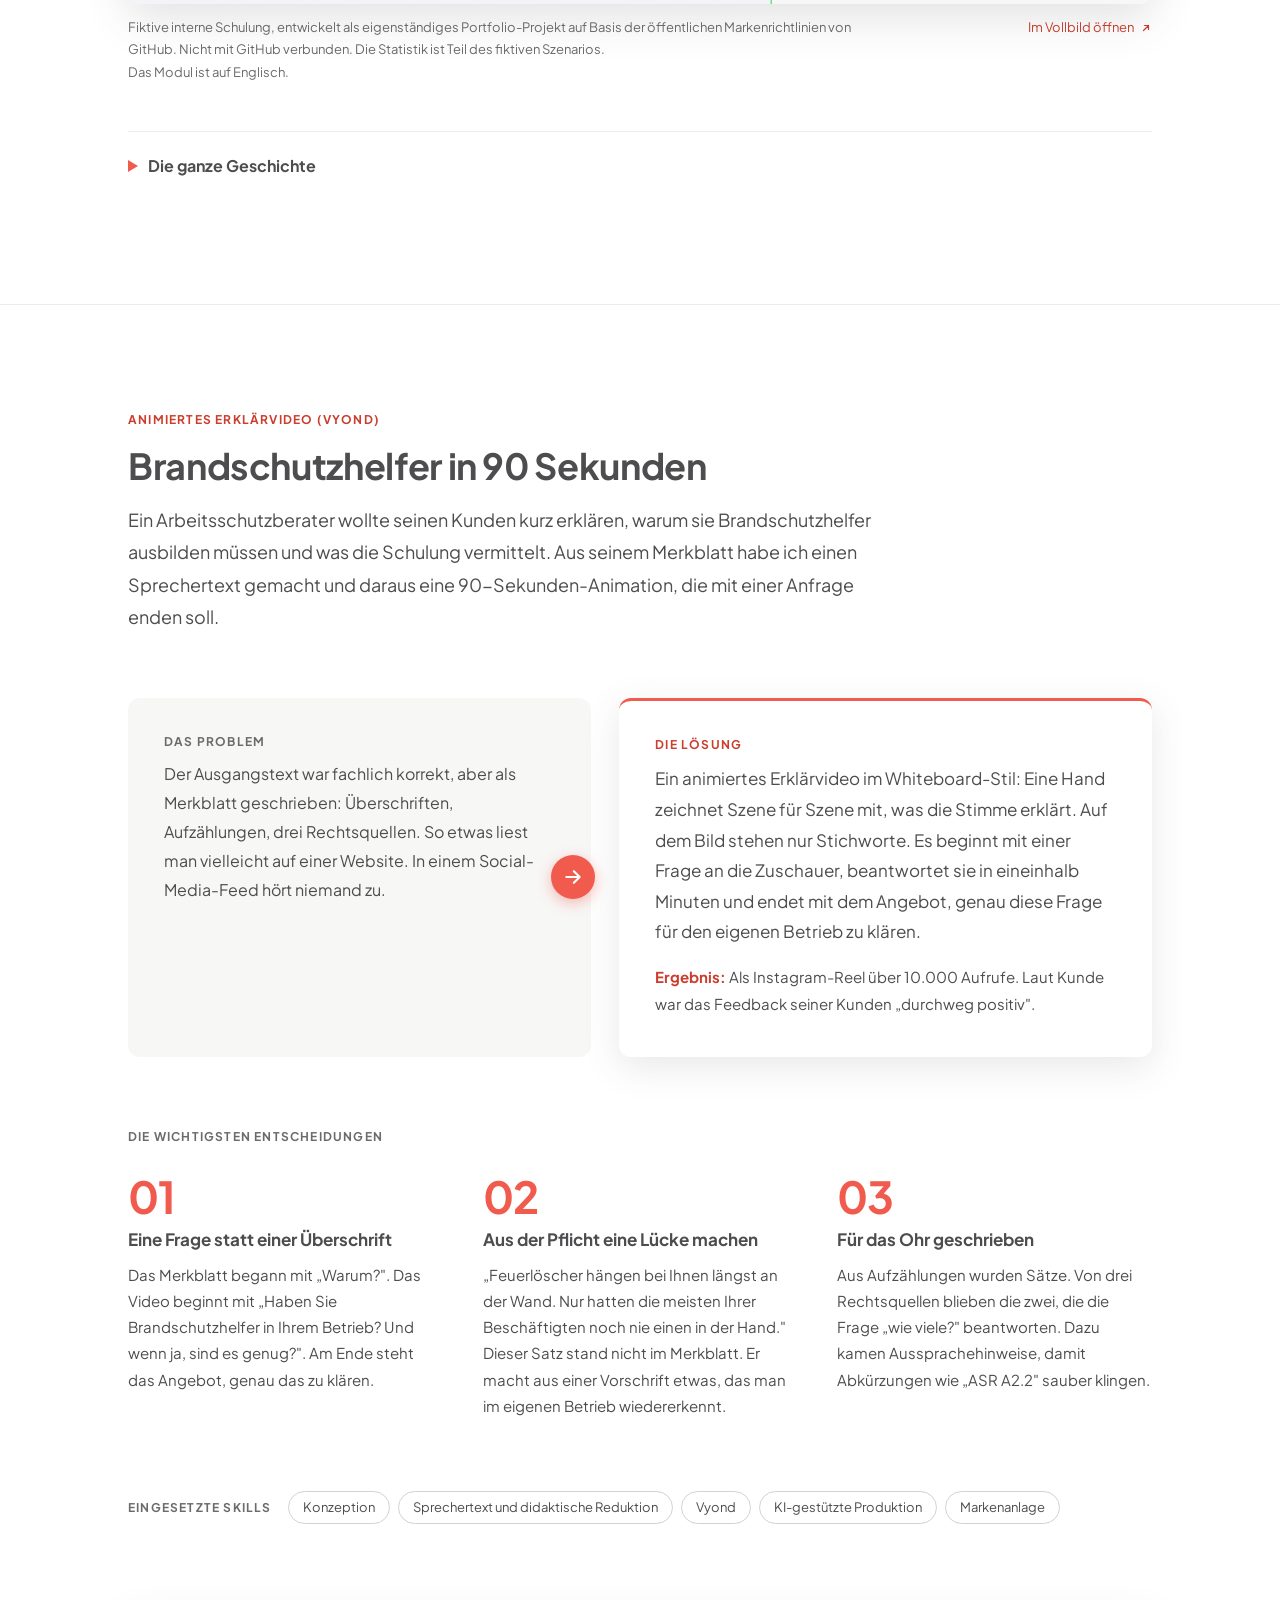
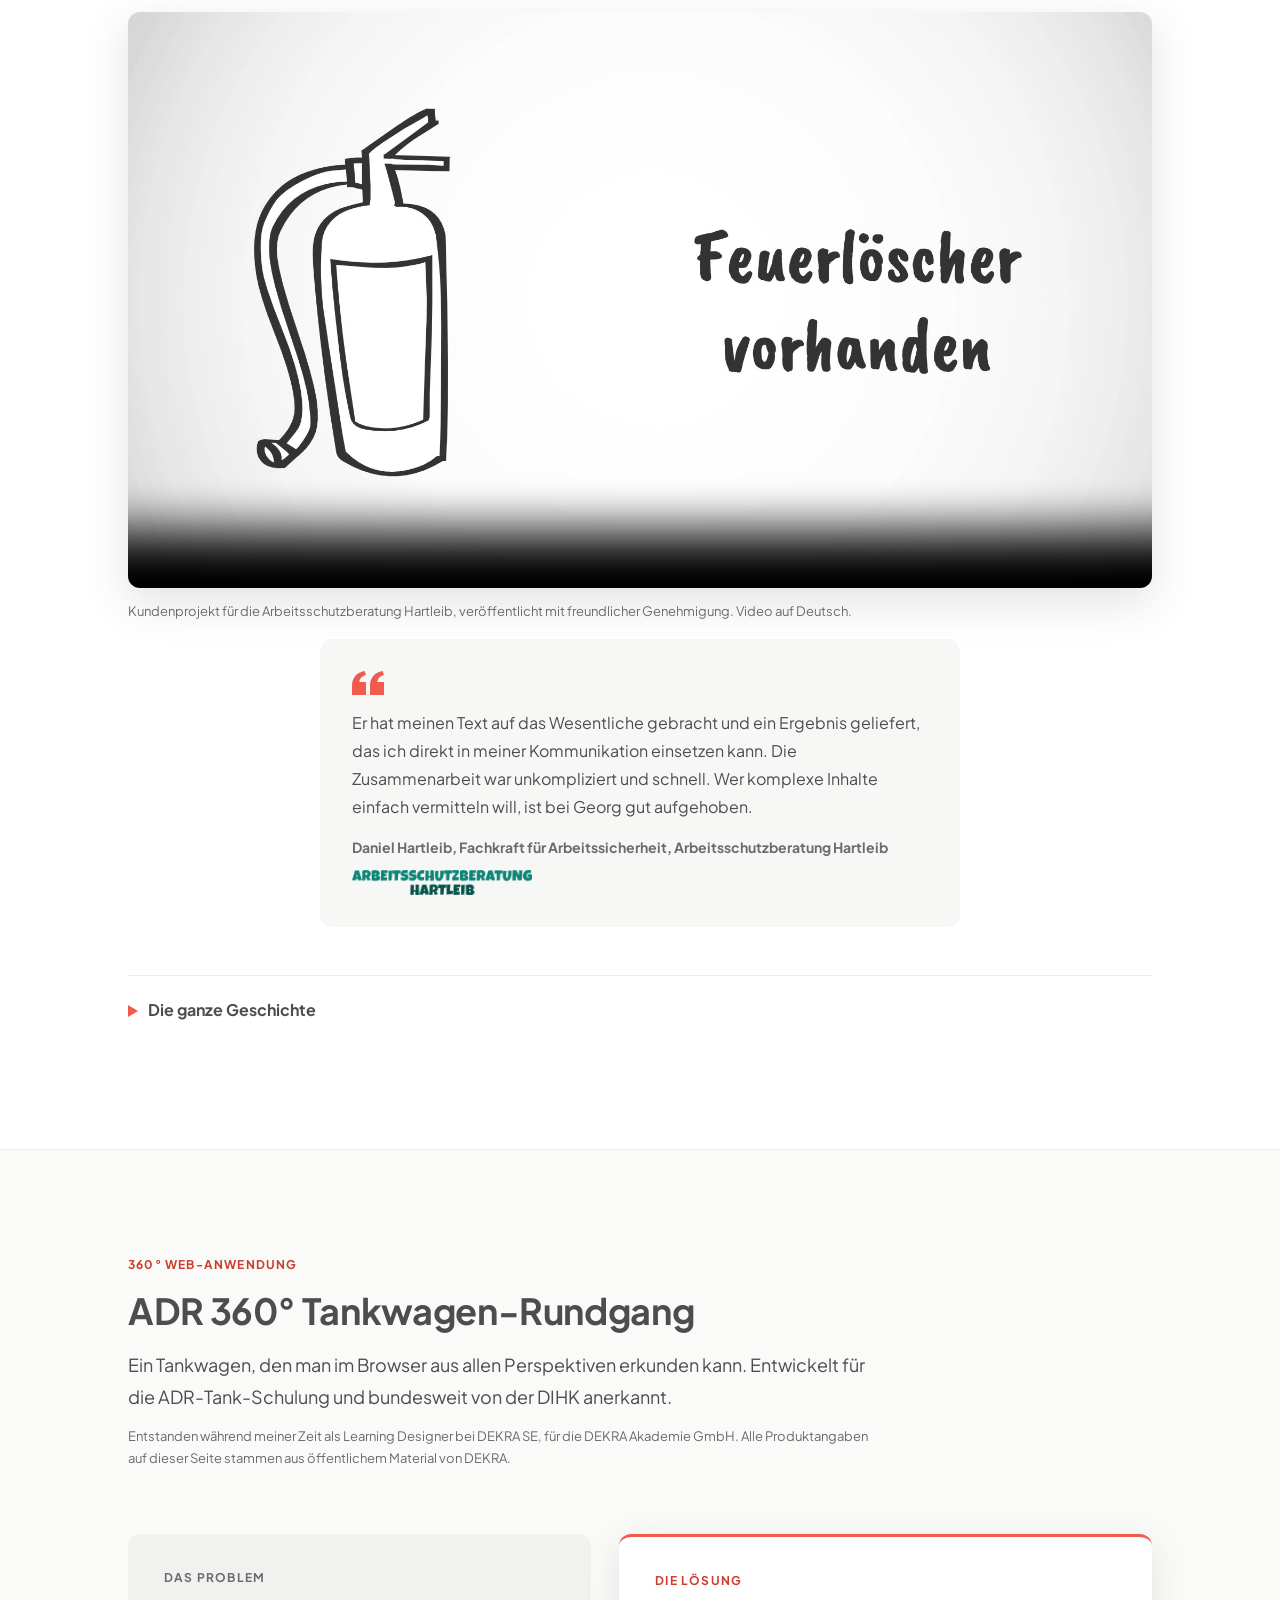
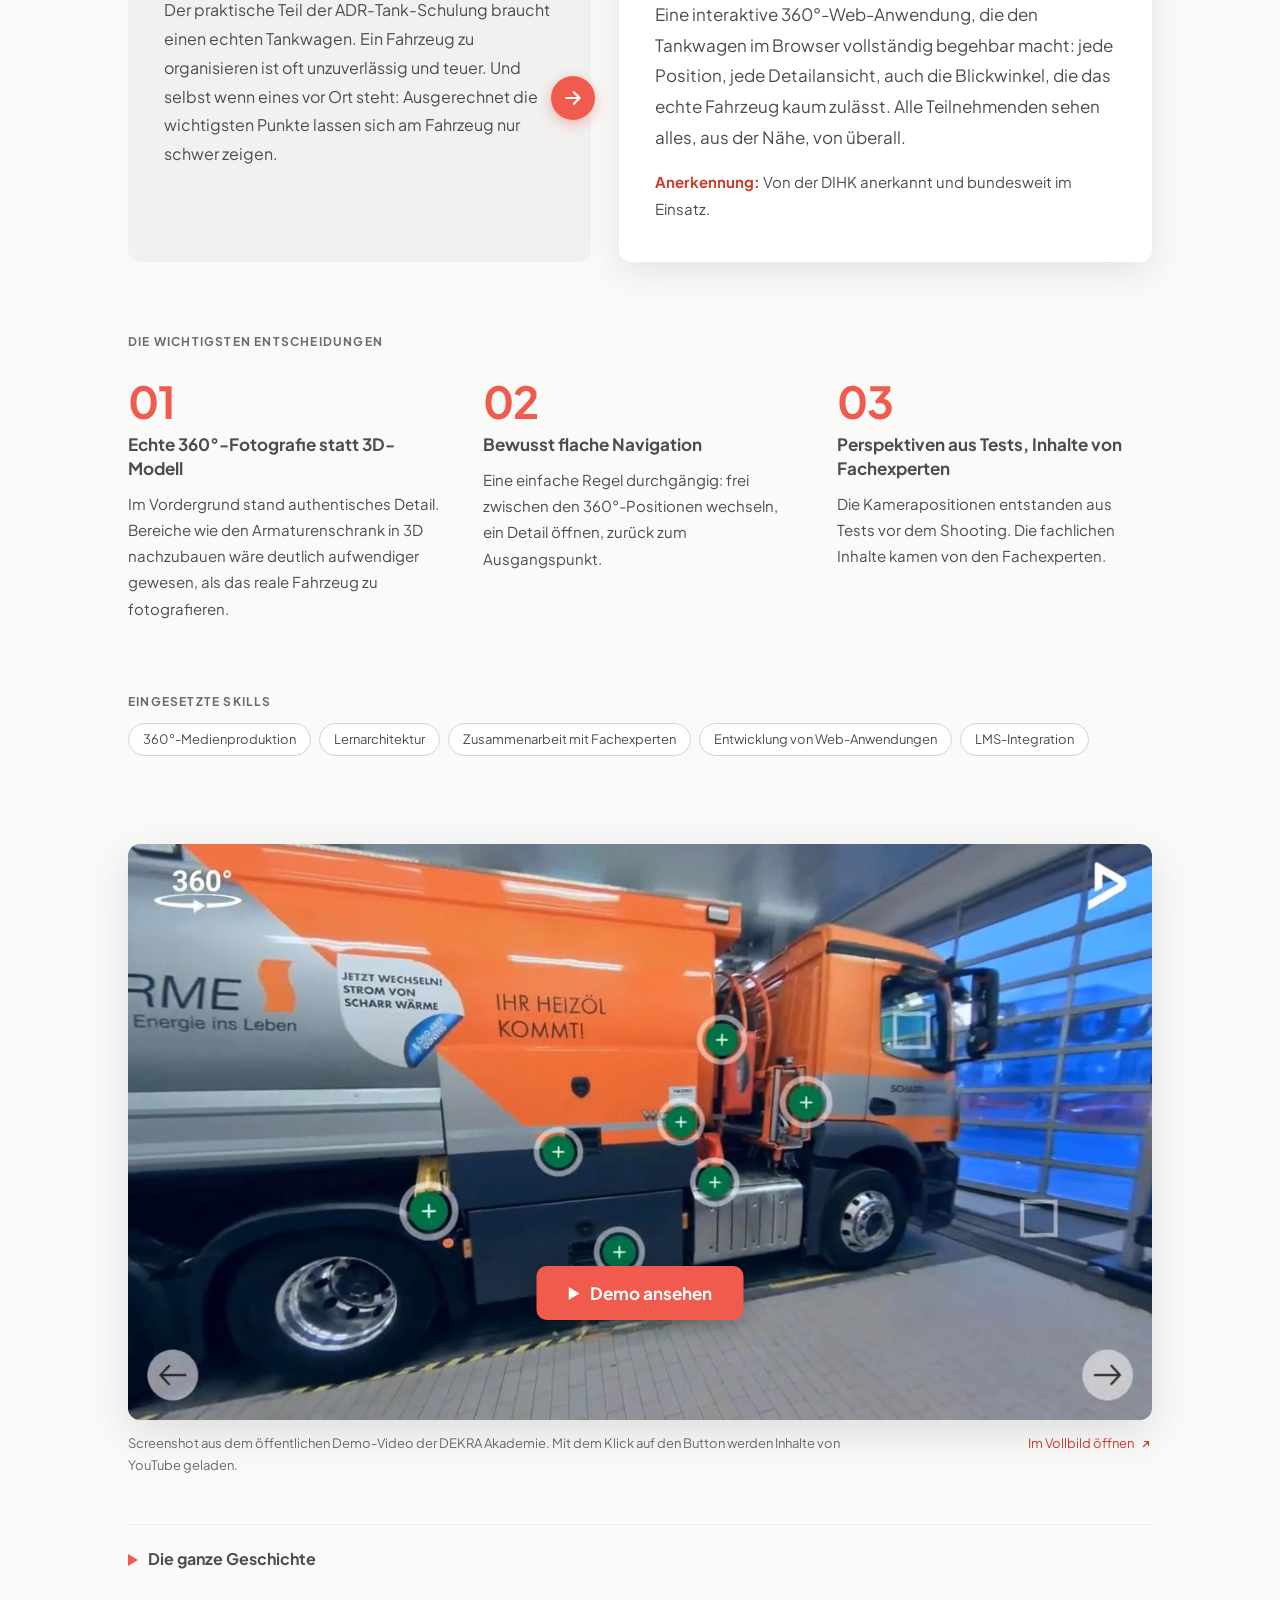
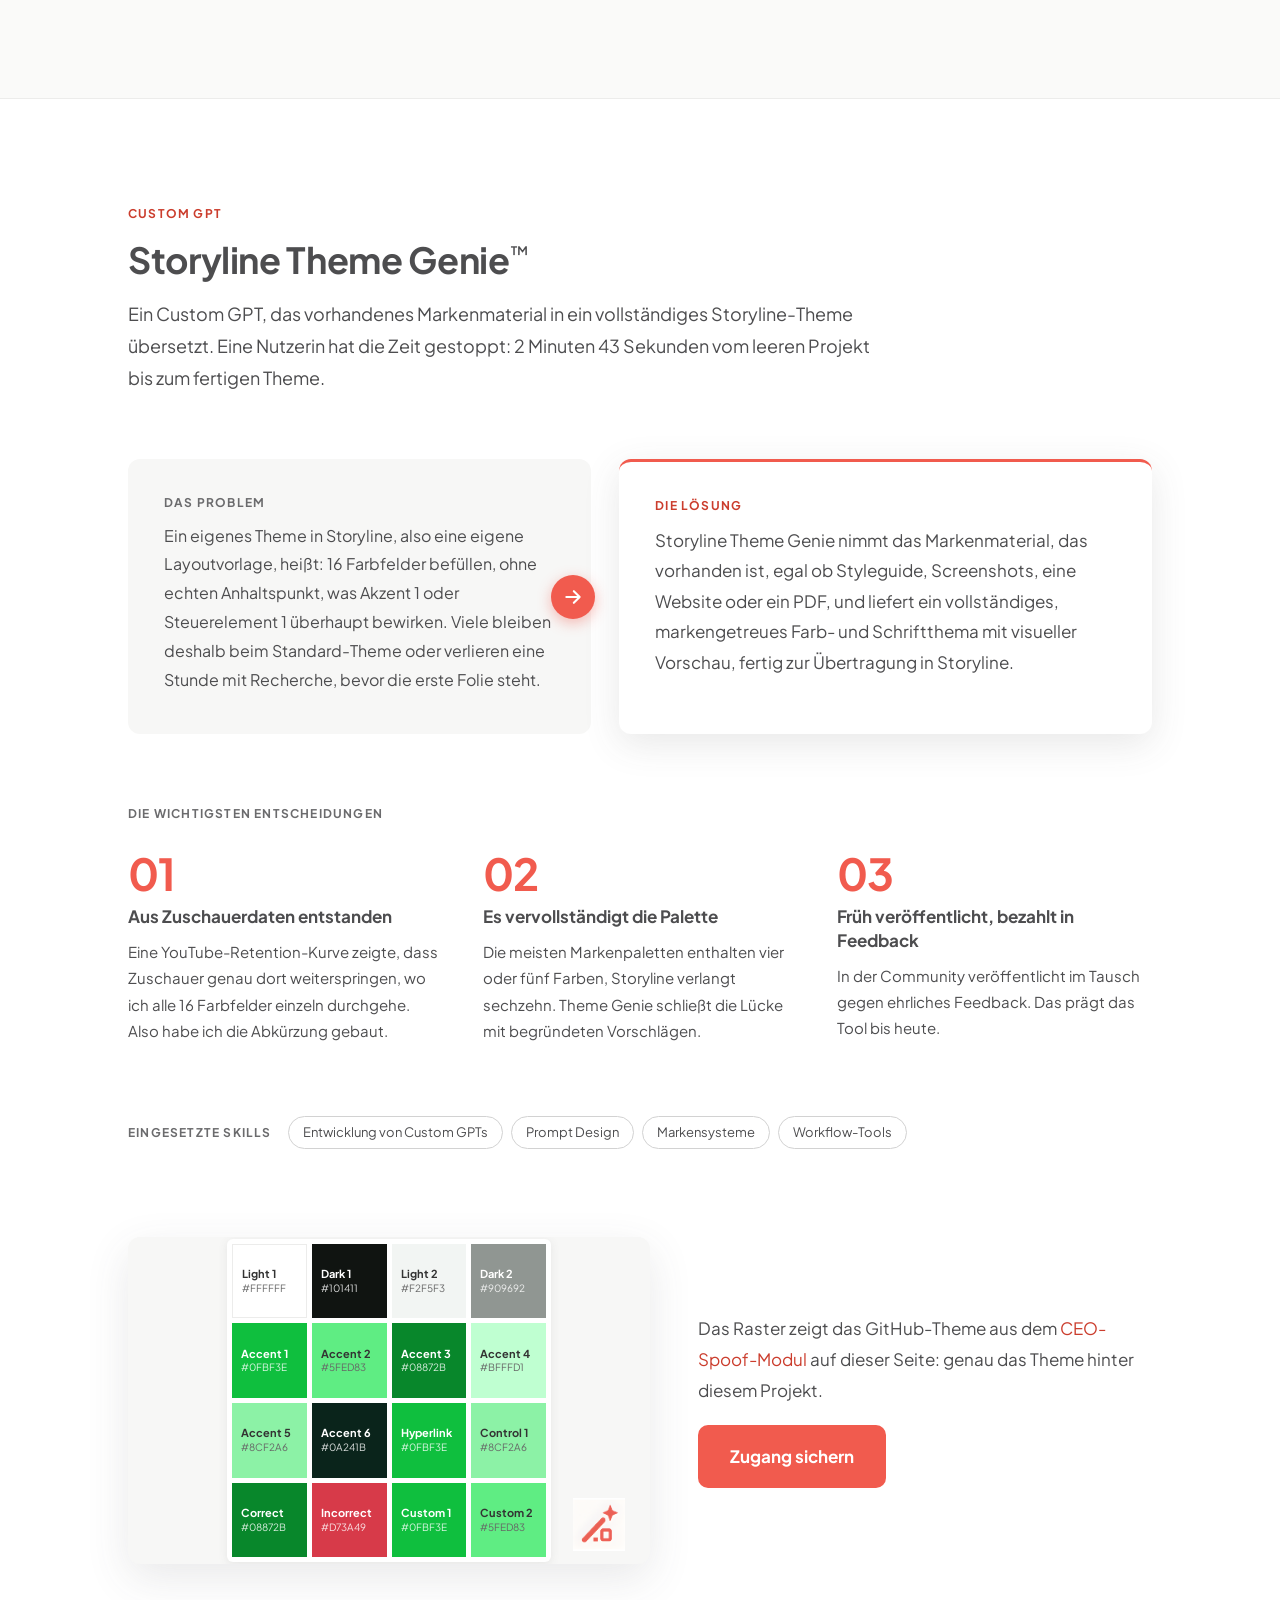
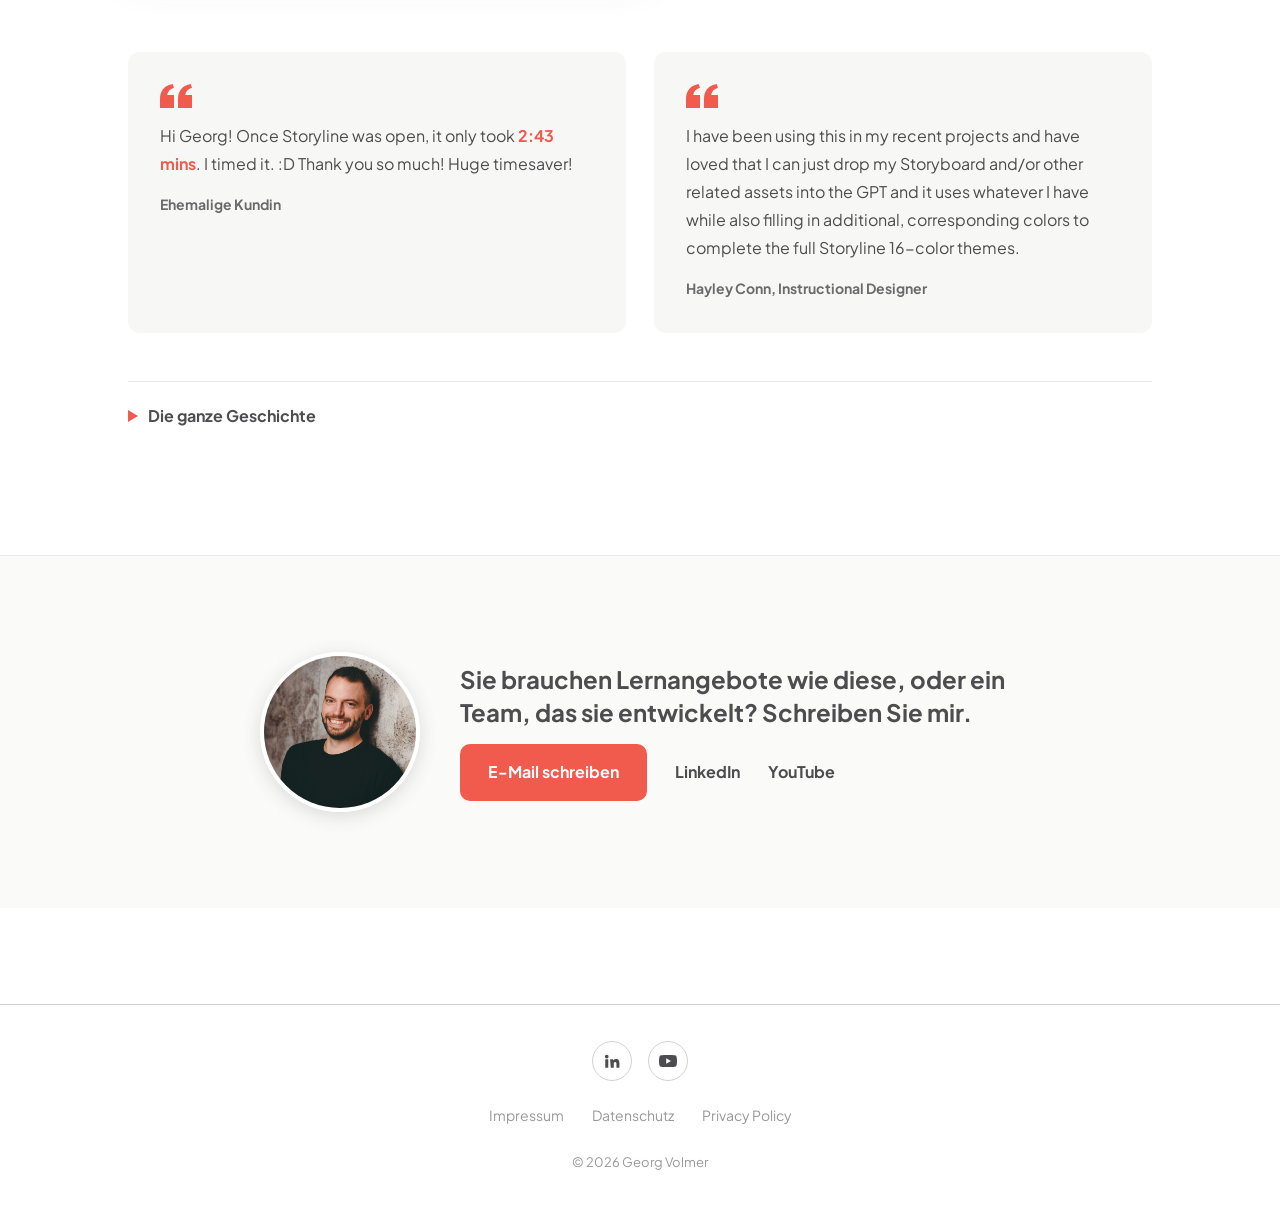
<file: portfolio-de.html>
<!DOCTYPE html>
<html lang="de">
<head>
  <meta charset="utf-8">
  <meta name="viewport" content="width=device-width, initial-scale=1">
  <title>Portfolio — Georg Volmer</title>
  <meta name="description" content="Portfolio für digitale Lernangebote von Georg Volmer: Storyline-360-Module, 360°-Web-Anwendungen, Erklärvideos und KI-gestützte Tools.">
  <link rel="stylesheet" href="/assets/style.css">
  <link rel="stylesheet" href="/assets/portfolio.css">
  <link rel="icon" type="image/png" href="/assets/Georg-Volmer-icon-RGB.png">
  <link rel="apple-touch-icon" href="/assets/Georg-Volmer-icon-RGB.png">
</head>
<body>

  <!-- ===== Header (matches existing site) ===== -->
  <header class="site-header">
    <div class="container">
      <a href="/" class="site-logo" aria-label="Georg Volmer, Startseite">
        <img src="/assets/Georg-Volmer-logo-RGB.png" alt="Georg Volmer" height="38">
      </a>
      <nav class="site-nav" aria-label="Hauptnavigation">
        <ul>
          <li><a href="/#leistungen">Leistungen</a></li>
          <li><a href="/portfolio-de" aria-current="page">Portfolio</a></li>
          <li><a href="/#ueber-mich">Über mich</a></li>
          <li class="nav-hide-md"><a href="/#werdegang">Werdegang</a></li>
        </ul>
        <a href="/#kontakt" class="nav-cta">Kontakt</a>
        <div class="lang-switch">
          <span class="lang-switch-current">DE</span>
          <span class="lang-switch-sep" aria-hidden="true">/</span>
          <a href="/portfolio" lang="en" hreflang="en">EN</a>
        </div>
      </nav>
    </div>
  </header>

  <main>

    <!-- ===== Top section: positioning + cards ===== -->
    <section class="hero container">
      <h1>Ich gestalte und entwickle digitale Lernangebote, die echte Probleme im Arbeitsalltag lösen.</h1>
      <p class="subline">Hier sind einige Projekte, die ich umgesetzt habe, und die Entscheidungen dahinter.</p>

      <div class="cards">

        <a href="#ceo-spoof" class="card" data-fade>
          <span class="card-media">
            <img src="/img/portfolio/ceo-spoof-card.jpg" alt="CEO-Spoof-Modul: verdächtige Absenderdomain in einer gefälschten CEO-E-Mail hervorgehoben">
          </span>
          <span class="card-body">
            <span class="card-tag">Storyline 360</span>
            <span class="card-title">CEO-Spoof erkennen</span>
            <span class="card-blurb">Mitarbeitende fielen immer wieder auf gefälschte E-Mails im Namen des CEO herein. Dieses Storyline-Modul zeigt ihnen, wie sie die vier Warnsignale erkennen und richtig reagieren.</span>
          </span>
        </a>

        <a href="#hartleib" class="card" data-fade>
          <span class="card-media">
            <img src="/assets/video/brandschutzhelfer-poster.jpg" alt="Vorschaubild des Erklärvideos Brandschutzhelfer">
          </span>
          <span class="card-body">
            <span class="card-tag">Animiertes Erklärvideo (Vyond)</span>
            <span class="card-title">Brandschutzhelfer in 90 Sekunden</span>
            <span class="card-blurb">Ein Arbeitsschutzberater wollte seinen Kunden kurz erklären, warum sie Brandschutzhelfer ausbilden müssen. Daraus wurde eine 90-Sekunden-Animation.</span>
          </span>
        </a>

        <a href="#adr-tour" class="card" data-fade>
          <span class="card-media">
            <img src="/img/portfolio/adr-tour-hero.jpg" alt="ADR-360°-Anwendung: Tankwagen mit grünen Markierungspunkten">
          </span>
          <span class="card-body">
            <span class="card-tag">360° Web-Anwendung</span>
            <span class="card-title">ADR 360° Tankwagen-Rundgang</span>
            <span class="card-blurb">Ein Tankwagen, den man im Browser aus allen Perspektiven erkunden kann. Entwickelt für die ADR-Tank-Schulung und bundesweit von der DIHK anerkannt.</span>
          </span>
        </a>

        <a href="#theme-genie" class="card" data-fade>
          <span class="card-media card-media--genie">
            <span class="swatch-frame">
              <span class="swatch-grid" role="img" aria-label="Storyline-Themeraster mit 16 Farbfeldern">
                <span style="background:#FFFFFF;border:1px solid #ECECEB"></span>
                <span style="background:#101411"></span>
                <span style="background:#F2F5F3"></span>
                <span style="background:#909692"></span>
                <span style="background:#0FBF3E"></span>
                <span style="background:#5FED83"></span>
                <span style="background:#08872B"></span>
                <span style="background:#BFFFD1"></span>
                <span style="background:#8CF2A6"></span>
                <span style="background:#0A241B"></span>
                <span style="background:#0FBF3E"></span>
                <span style="background:#8CF2A6"></span>
                <span style="background:#08872B"></span>
                <span style="background:#D73A49"></span>
                <span style="background:#0FBF3E"></span>
                <span style="background:#5FED83"></span>
              </span>
            </span>
            <img class="genie-logo" src="/img/portfolio/theme-genie-logo.png" alt="Logo von Storyline Theme Genie">
          </span>
          <span class="card-body">
            <span class="card-tag">Custom GPT</span>
            <span class="card-title">Storyline Theme Genie<sup class="tm">™</sup></span>
            <span class="card-blurb">Ein Custom GPT, der vorhandenes Markenmaterial in ein vollständiges Storyline-Theme übersetzt. Eine Nutzerin hat die Zeit gestoppt: 2:43 Minuten vom leeren Projekt bis zum fertigen Theme.</span>
          </span>
        </a>

      </div>

    </section>

    <!-- ===== Project 1: CEO Spoof ===== -->
    <section id="ceo-spoof" class="project">
      <div class="container">

        <div class="project-intro">
          <p class="kicker">Storyline 360</p>
          <h2 class="project-title">CEO-Spoof: Gefälschte E-Mails erkennen</h2>
          <p class="project-lede">Mitarbeitende fielen immer wieder auf gefälschte E-Mails im Namen des CEO herein. Dieses Storyline-Modul zeigt ihnen, wie sie die vier Warnsignale erkennen und richtig reagieren.</p>
        </div>

        <div class="pair-wrap" data-fade>
          <div class="pair">
            <div class="pair-problem">
              <h3>Das Problem</h3>
              <p>In einer fiktiven Phishing-Simulation klickten 38 % der Mitarbeitenden auf einen Link in einer gefälschten CEO-E-Mail. Sie konnten eine gefälschte E-Mail nicht von einer echten unterscheiden. Genau auf diese Lücke setzen Angreifer.</p>
            </div>
            <div class="pair-solution">
              <h3>Die Lösung</h3>
              <p>Ein fokussiertes Storyline-Modul mit sechs Folien. Vier Warnsignale stehen im Mittelpunkt. Die Teilnehmenden suchen sie in einer realistischen E-Mail, treffen in einem Szenario eine Entscheidung und nehmen drei konkrete Handlungsschritte mit.</p>
            </div>
          </div>
          <span class="pair-arrow" aria-hidden="true"><svg viewBox="0 0 24 24" fill="none" stroke="currentColor" stroke-width="2.5" stroke-linecap="round" stroke-linejoin="round"><path d="M4 12h16M13 5l7 7-7 7"/></svg></span>
        </div>

        <div class="decisions-block">
          <h3 class="label">Die wichtigsten Entscheidungen</h3>
          <div class="decisions" data-fade>
            <div class="decision">
              <span class="decision-num">01</span>
              <h4>Unterscheiden statt raten</h4>
              <p>Die E-Mail enthält vier Warnsignale und vier plausible, harmlose Elemente. Jedes liefert eigenes Feedback. So üben die Teilnehmenden, echte von gefälschten E-Mails zu unterscheiden.</p>
            </div>
            <div class="decision">
              <span class="decision-num">02</span>
              <h4>Die Interaktion folgt dem Lernziel</h4>
              <p>Die Aufgabe besteht darin, Warnsignale im Kontext zu erkennen. Deshalb bildet eine realistische E-Mail mit einer Suchaufgabe den Kern der Übung.</p>
            </div>
            <div class="decision">
              <span class="decision-num">03</span>
              <h4>Markenrichtlinien in Storyline übersetzen</h4>
              <p>Ich habe GitHubs öffentliches Markenmaterial in Storyline übersetzt: Schriftarten, Farbsystem und Player folgen durchgängig dem Markenauftritt.</p>
            </div>
          </div>
        </div>

        <div class="skills" data-fade>
          <h3 class="label">Eingesetzte Skills</h3>
          <div class="chips">
            <span class="chip">Storyline 360</span>
            <span class="chip">Szenariodesign</span>
            <span class="chip">Markenkonformes Design</span>
            <span class="chip">KI-gestützte Produktion (Voice-over, Sound, Theme)</span>
            <span class="chip">Variablen und JavaScript</span>
          </div>
        </div>

        <!-- Click-to-load Storyline embed -->
        <div class="embed-block" data-fade>
          <div class="embed-facade" id="storyline-facade">
            <img src="/img/portfolio/ceo-spoof-hero.jpg" alt="Vorschau des CEO-Spoof-Storyline-Moduls">
            <button type="button" class="embed-btn" data-embed="storyline"><svg class="icon-play" viewBox="0 0 10 12" fill="currentColor" aria-hidden="true"><path d="M0 0L10 6L0 12V0Z"/></svg> Modul ausprobieren</button>
          </div>
          <div class="embed-meta">
            <div>
              <p class="small-note">Fiktive interne Schulung, entwickelt als eigenständiges Portfolio-Projekt auf Basis der öffentlichen Markenrichtlinien von GitHub. Nicht mit GitHub verbunden. Die Statistik ist Teil des fiktiven Szenarios.</p>
              <p class="small-note">Das Modul ist auf Englisch.</p>
            </div>
            <a href="/projects/ceo-spoof/story.html" target="_blank">Im Vollbild öffnen <svg class="icon-external" viewBox="0 0 24 24" fill="none" stroke="currentColor" stroke-width="2.4" stroke-linecap="round" stroke-linejoin="round" aria-hidden="true"><path d="M7 17L17 7M9 7h8v8"/></svg></a>
          </div>
        </div>

        <details class="story">
          <summary><svg class="chev" viewBox="0 0 10 12" fill="currentColor" aria-hidden="true"><path d="M0 0L10 6L0 12V0Z"/></svg> Die ganze Geschichte</summary>
          <div class="story-body">
            <p><strong>Wo das Projekt begann.</strong> Es fing bei uns zu Hause an. Meine Frau zeigte mir eine E-Mail, die angeblich von der Schulleitung kam. Betreff: „Dringende Aufgabe." Die Mail klang dringend: Die Schulleitung sei in Meetings und telefonisch nicht erreichbar, die Antwort solle einfach direkt auf die Mail kommen. Sie sagte: „Das kommt mir irgendwie komisch vor." Etwas stimmte nicht, aber sie konnte nicht sagen, was. Ich zunächst auch nicht, obwohl ich bereits Trainings zur Informationssicherheit entwickelt hatte. Es war ein Spoofing-Versuch. Bis wir sicher waren, dauerte es bei uns beiden zu lange. Genau diese Lücke zwischen einem unguten Gefühl und sicherem Erkennen schließt das Modul.</p>
            <p><strong>Für wen es ist.</strong> Für Mitarbeitende, die in einer internen CEO-Spoofing-Simulation auf einen Link geklickt haben. Sie sind darauf hereingefallen, weil ihnen nie jemand gezeigt hat, worauf sie achten müssen. Das Modul vermittelt ein klares Ziel: Warnsignale in verdächtigen E-Mails erkennen und richtig handeln.</p>
            <p><strong>Warum Training hier die richtige Maßnahme ist.</strong> Bevor ich mit der Entwicklung angefangen habe, habe ich das Thema an einer Frage geprüft, die Mager und Pipe schon in den 1970er-Jahren stellten: Könnten die Mitarbeitenden es, wenn ihr Leben davon abhinge? Wenn die Antwort Ja lautet, wird ein Training das Problem nicht lösen. Beim Erkennen gefälschter E-Mails lautet die Antwort Nein. Es ist eine echte Kompetenzlücke. Deshalb ist Training hier die richtige Maßnahme.</p>
            <p><strong>Rahmenbedingungen.</strong> Ich habe das Projekt allein und parallel zur Kundenarbeit in einem realistischen Zeitrahmen umgesetzt. Zugleich sollte es als öffentliches Portfolio-Projekt funktionieren. Deshalb wählte ich ein fiktives Szenario rund um eine reale Marke und kennzeichnete es klar als eigenständiges Portfolio-Projekt. Alle Zahlen, auch die 38 %, stammen aus dieser fiktiven Simulation.</p>
            <p><strong>Die Entscheidungen, die mir am wichtigsten sind.</strong></p>
            <p>Die Interaktion zeigt eine realistische E-Mail mit vier Warnsignalen und vier plausiblen, harmlosen Elementen. Auch ein Klick auf ein harmloses Element löst eigenes Feedback aus: warum es verdächtig wirken kann und warum es in Ordnung ist. Im Alltag geht es darum, echte Warnsignale von harmlosen Details zu unterscheiden. Genau das trainiert das Modul, statt zufälliges Klicken zu belohnen.</p>
            <p>Ich habe die Kernübung vom Lernziel aus gewählt. Die Aufgabe ist, Muster im Kontext zu erkennen. Deshalb steht eine Suchaufgabe in einer vollständigen E-Mail im Mittelpunkt: mit Zähler, Feedback für jedes Element und einer Abschlusslogik. Eine Zuordnungsaufgabe hätte vor allem geprüft, ob die Warnsignale bekannt sind. Die eigentliche Herausforderung liegt darin, sie in einer realistischen E-Mail zu erkennen.</p>
            <p>Das Modul orientiert sich an GitHubs öffentlichen Markenrichtlinien. Ich habe die Schriftarten eingerichtet, ein Schriftarten- und ein Farbthema angelegt, den Player angepasst und alles konsequent über die Layouts hinweg umgesetzt. Ich wollte zeigen, dass ich Markenrichtlinien schnell erfassen und daraus ein Lernmodul entwickeln kann, das sich stimmig in den Markenauftritt einfügt.</p>
            <figure>
              <img src="/img/portfolio/ceo-spoof-detail-player.jpg" alt="Vollständige veröffentlichte Ansicht des Moduls mit dem GitHub-Player">
              <figcaption>Das veröffentlichte Modul mit dem GitHub-Player: Logo, Menü und Fortschrittshäkchen.</figcaption>
            </figure>
            <p><strong>Wo KI in den Workflow passt.</strong> Die Sprecherstimme stammt von ElevenLabs. Zuerst testete ich die integrierten KI-Stimmen von Storyline, entschied mich dann aber für das Ergebnis von ElevenLabs. Die Feedback-Sounds entstanden mit Storylines KI-Assistent, beim Anlegen des Themes unterstützte mich mein eigener Storyline Theme Genie GPT. Für einen Solo-Build mit begrenzten Ressourcen war eine KI-Stimme die richtige Wahl. Vor einem Kunden-Rollout lässt sie sich jederzeit durch eine professionelle Sprecherstimme ersetzen. Für mich liegt die eigentliche Kompetenz darin, zu wissen, wo KI im Produktionsprozess sinnvoll ist und wo nicht.</p>
            <p><strong>Was ich verbessern würde.</strong> Die Phishing-E-Mail selbst ist ein KI-generiertes Bild. Sie wirkt überzeugend und war schnell erstellt. Für Screenreader ist sie jedoch unsichtbar, und der Text skaliert nicht. Beim nächsten Mal würde ich die E-Mail nativ in Storyline aus Textfeldern und Formen bauen. Aufwendiger, aber besser für alle Lernenden.</p>
            <p class="aside">Ein ausführliches Video zum Entstehungsprozess ist auf meinem YouTube-Kanal in Arbeit.</p>
          </div>
        </details>
      </div>
    </section>

    <!-- ===== Project 2: Hartleib Brandschutzhelfer ===== -->
    <section id="hartleib" class="project">
      <div class="container">

        <div class="project-intro">
          <p class="kicker">Animiertes Erklärvideo (Vyond)</p>
          <h2 class="project-title">Brandschutzhelfer in 90 Sekunden</h2>
          <p class="project-lede">Ein Arbeitsschutzberater wollte seinen Kunden kurz erklären, warum sie Brandschutzhelfer ausbilden müssen und was die Schulung vermittelt. Aus seinem Merkblatt habe ich einen Sprechertext gemacht und daraus eine 90-Sekunden-Animation, die mit einer Anfrage enden soll.</p>
        </div>

        <div class="pair-wrap" data-fade>
          <div class="pair">
            <div class="pair-problem">
              <h3>Das Problem</h3>
              <p>Der Ausgangstext war fachlich korrekt, aber als Merkblatt geschrieben: Überschriften, Aufzählungen, drei Rechtsquellen. So etwas liest man vielleicht auf einer Website. In einem Social-Media-Feed hört niemand zu.</p>
            </div>
            <div class="pair-solution">
              <h3>Die Lösung</h3>
              <p>Ein animiertes Erklärvideo im Whiteboard-Stil: Eine Hand zeichnet Szene für Szene mit, was die Stimme erklärt. Auf dem Bild stehen nur Stichworte. Es beginnt mit einer Frage an die Zuschauer, beantwortet sie in eineinhalb Minuten und endet mit dem Angebot, genau diese Frage für den eigenen Betrieb zu klären.</p>
              <p class="recognition"><strong>Ergebnis:</strong> Als Instagram-Reel über 10.000 Aufrufe. Laut Kunde war das Feedback seiner Kunden „durchweg positiv".</p>
            </div>
          </div>
          <span class="pair-arrow" aria-hidden="true"><svg viewBox="0 0 24 24" fill="none" stroke="currentColor" stroke-width="2.5" stroke-linecap="round" stroke-linejoin="round"><path d="M4 12h16M13 5l7 7-7 7"/></svg></span>
        </div>

        <div class="decisions-block">
          <h3 class="label">Die wichtigsten Entscheidungen</h3>
          <div class="decisions" data-fade>
            <div class="decision">
              <span class="decision-num">01</span>
              <h4>Eine Frage statt einer Überschrift</h4>
              <p>Das Merkblatt begann mit „Warum?". Das Video beginnt mit „Haben Sie Brandschutzhelfer in Ihrem Betrieb? Und wenn ja, sind es genug?". Am Ende steht das Angebot, genau das zu klären.</p>
            </div>
            <div class="decision">
              <span class="decision-num">02</span>
              <h4>Aus der Pflicht eine Lücke machen</h4>
              <p>„Feuerlöscher hängen bei Ihnen längst an der Wand. Nur hatten die meisten Ihrer Beschäftigten noch nie einen in der Hand." Dieser Satz stand nicht im Merkblatt. Er macht aus einer Vorschrift etwas, das man im eigenen Betrieb wiedererkennt.</p>
            </div>
            <div class="decision">
              <span class="decision-num">03</span>
              <h4>Für das Ohr geschrieben</h4>
              <p>Aus Aufzählungen wurden Sätze. Von drei Rechtsquellen blieben die zwei, die die Frage „wie viele?" beantworten. Dazu kamen Aussprachehinweise, damit Abkürzungen wie „ASR A2.2" sauber klingen.</p>
            </div>
          </div>
        </div>

        <div class="skills" data-fade>
          <h3 class="label">Eingesetzte Skills</h3>
          <div class="chips">
            <span class="chip">Konzeption</span>
            <span class="chip">Sprechertext und didaktische Reduktion</span>
            <span class="chip">Vyond</span>
            <span class="chip">KI-gestützte Produktion</span>
            <span class="chip">Markenanlage</span>
          </div>
        </div>

        <!-- Selbst gehostetes Video (kein Drittanbieter) -->
        <div class="embed-block" data-fade>
          <div class="video-embed">
            <video controls preload="none" playsinline
                   poster="/assets/video/brandschutzhelfer-poster.jpg"
                   width="1920" height="1080">
              <source src="/assets/video/brandschutzhelfer.mp4" type="video/mp4">
              <track kind="captions" src="/assets/video/brandschutzhelfer.de.vtt"
                     srclang="de" label="Deutsch" default>
            </video>
          </div>
          <div class="embed-meta">
            <p class="small-note">Kundenprojekt für die Arbeitsschutzberatung Hartleib, veröffentlicht mit freundlicher Genehmigung. Video auf Deutsch.</p>
          </div>
        </div>

        <!-- Testimonial -->
        <div class="quotes quotes--single" data-fade>
          <figure class="quote">
            <span class="quote-mark" aria-hidden="true"><svg viewBox="0 0 32 24" fill="currentColor"><path d="M0 24V14.9C0 6.7 4.9 1.2 12.6 0L14 3.8C9.9 5.1 7.7 7.7 7.3 11H14V24H0ZM18 24V14.9C18 6.7 22.9 1.2 30.6 0L32 3.8C27.9 5.1 25.7 7.7 25.3 11H32V24H18Z"/></svg></span>
            <blockquote>Er hat meinen Text auf das Wesentliche gebracht und ein Ergebnis geliefert, das ich direkt in meiner Kommunikation einsetzen kann. Die Zusammenarbeit war unkompliziert und schnell. Wer komplexe Inhalte einfach vermitteln will, ist bei Georg gut aufgehoben.</blockquote>
            <figcaption>
              Daniel Hartleib, Fachkraft für Arbeitssicherheit, Arbeitsschutzberatung Hartleib
              <img class="quote-logo" src="/assets/clients/hartleib-logo.png" alt="Logo Arbeitsschutzberatung Hartleib">
            </figcaption>
          </figure>
        </div>

        <details class="story">
          <summary><svg class="chev" viewBox="0 0 10 12" fill="currentColor" aria-hidden="true"><path d="M0 0L10 6L0 12V0Z"/></svg> Die ganze Geschichte</summary>
          <div class="story-body">
            <p><strong>Wo das Projekt begann.</strong> Daniel Hartleib bildet Brandschutzhelfer direkt in den Betrieben seiner Kunden aus. Er hatte die Idee, das Thema als Animation zu erklären, und brachte sein Merkblatt zur Ausbildung mit.</p>
            <p><strong>Für wen es ist.</strong> Für Arbeitgeber, die wissen, dass es beim Brandschutz eine Pflicht gibt, aber nicht genau, ob sie sie erfüllen.</p>
            <p><strong>Rahmenbedingungen.</strong> Ein Ansprechpartner, zwei Wochen vom Ausgangstext bis zur Abnahme.</p>
            <p><strong>KI im Workflow.</strong> Den Whiteboard-Stil habe ich bewusst gewählt. Aus dem Sprechertext hat die KI in Vyond einen ersten Entwurf aus zehn Szenenvorlagen zusammengestellt, den ich danach Szene für Szene angepasst habe. Auf Wunsch des Kunden spricht eine deutsche KI-Stimme.</p>
            <p><strong>Was ich beim nächsten Mal anders machen würde.</strong> Das Video ist im Querformat entstanden und funktioniert auch als Reel. Wenn ein Video aber vor allem für Instagram gedacht ist, fange ich beim nächsten Mal direkt mit der 9:16-Fassung an.</p>
          </div>
        </details>
      </div>
    </section>

    <!-- ===== Project 3: ADR 360° ===== -->
    <section id="adr-tour" class="project project--tinted">
      <div class="container">

        <div class="project-intro">
          <p class="kicker">360° Web-Anwendung</p>
          <h2 class="project-title">ADR 360° Tankwagen-Rundgang</h2>
          <p class="project-lede" style="margin-bottom:12px">Ein Tankwagen, den man im Browser aus allen Perspektiven erkunden kann. Entwickelt für die ADR-Tank-Schulung und bundesweit von der DIHK anerkannt.</p>
          <p class="small-note">Entstanden während meiner Zeit als Learning Designer bei DEKRA SE, für die DEKRA Akademie GmbH. Alle Produktangaben auf dieser Seite stammen aus öffentlichem Material von DEKRA.</p>
        </div>

        <div class="pair-wrap" data-fade>
          <div class="pair">
            <div class="pair-problem">
              <h3>Das Problem</h3>
              <p>Der praktische Teil der ADR-Tank-Schulung braucht einen echten Tankwagen. Ein Fahrzeug zu organisieren ist oft unzuverlässig und teuer. Und selbst wenn eines vor Ort steht: Ausgerechnet die wichtigsten Punkte lassen sich am Fahrzeug nur schwer zeigen.</p>
            </div>
            <div class="pair-solution">
              <h3>Die Lösung</h3>
              <p>Eine interaktive 360°-Web-Anwendung, die den Tankwagen im Browser vollständig begehbar macht: jede Position, jede Detailansicht, auch die Blickwinkel, die das echte Fahrzeug kaum zulässt. Alle Teilnehmenden sehen alles, aus der Nähe, von überall.</p>
              <p class="recognition"><strong>Anerkennung:</strong> Von der DIHK anerkannt und bundesweit im Einsatz.</p>
            </div>
          </div>
          <span class="pair-arrow" aria-hidden="true"><svg viewBox="0 0 24 24" fill="none" stroke="currentColor" stroke-width="2.5" stroke-linecap="round" stroke-linejoin="round"><path d="M4 12h16M13 5l7 7-7 7"/></svg></span>
        </div>

        <div class="decisions-block">
          <h3 class="label">Die wichtigsten Entscheidungen</h3>
          <div class="decisions" data-fade>
            <div class="decision">
              <span class="decision-num">01</span>
              <h4>Echte 360°-Fotografie statt 3D-Modell</h4>
              <p>Im Vordergrund stand authentisches Detail. Bereiche wie den Armaturenschrank in 3D nachzubauen wäre deutlich aufwendiger gewesen, als das reale Fahrzeug zu fotografieren.</p>
            </div>
            <div class="decision">
              <span class="decision-num">02</span>
              <h4>Bewusst flache Navigation</h4>
              <p>Eine einfache Regel durchgängig: frei zwischen den 360°-Positionen wechseln, ein Detail öffnen, zurück zum Ausgangspunkt.</p>
            </div>
            <div class="decision">
              <span class="decision-num">03</span>
              <h4>Perspektiven aus Tests, Inhalte von Fachexperten</h4>
              <p>Die Kamerapositionen entstanden aus Tests vor dem Shooting. Die fachlichen Inhalte kamen von den Fachexperten.</p>
            </div>
          </div>
        </div>

        <div class="skills" data-fade>
          <h3 class="label">Eingesetzte Skills</h3>
          <div class="chips">
            <span class="chip">360°-Medienproduktion</span>
            <span class="chip">Lernarchitektur</span>
            <span class="chip">Zusammenarbeit mit Fachexperten</span>
            <span class="chip">Entwicklung von Web-Anwendungen</span>
            <span class="chip">LMS-Integration</span>
          </div>
        </div>

        <!-- Click-to-load YouTube embed (two-click privacy pattern) -->
        <div class="embed-block" data-fade>
          <div class="embed-facade" id="youtube-facade">
            <img src="/img/portfolio/adr-tour-hero.jpg" alt="Vorschau des öffentlichen Demo-Videos der DEKRA Akademie zur 360°-Anwendung">
            <button type="button" class="embed-btn embed-btn--low" data-embed="youtube"><svg class="icon-play" viewBox="0 0 10 12" fill="currentColor" aria-hidden="true"><path d="M0 0L10 6L0 12V0Z"/></svg> Demo ansehen</button>
          </div>
          <div class="embed-meta">
            <p class="small-note">Screenshot aus dem öffentlichen Demo-Video der DEKRA Akademie. Mit dem Klick auf den Button werden Inhalte von YouTube geladen.</p>
            <a href="https://www.youtube-nocookie.com/embed/Rr73Y_0Pb00" target="_blank" rel="noopener">Im Vollbild öffnen <svg class="icon-external" viewBox="0 0 24 24" fill="none" stroke="currentColor" stroke-width="2.4" stroke-linecap="round" stroke-linejoin="round" aria-hidden="true"><path d="M7 17L17 7M9 7h8v8"/></svg></a>
          </div>
        </div>

        <details class="story">
          <summary><svg class="chev" viewBox="0 0 10 12" fill="currentColor" aria-hidden="true"><path d="M0 0L10 6L0 12V0Z"/></svg> Die ganze Geschichte</summary>
          <div class="story-body">
            <p><strong>Die Ausgangslage.</strong> Zur ADR-Tank-Schulung gehört eine praktische Demonstration am Tankwagen. Ein reales Fahrzeug zu organisieren ist oft unzuverlässig und kostenintensiv. Und selbst wenn eines bereitsteht, arbeitet der Praxisteil gegen die Physik: Der Aufstieg auf den Tank verlangt Sicherheitsausrüstung und eine Unterweisung, der Blick in den Dom einen vollständig entleerten Tank. Und zwanzig Personen rund um ein Fahrzeug sehen von den entscheidenden Details wenig. DEKRA entschied sich für eine digitale Alternative. Ich habe das Projekt als Learning Designer verantwortet, von der ersten Skizze bis zum Rollout im LMS, in enger Zusammenarbeit mit den Fachexperten und dem LMS-Team. Die Anwendung wurde von der DIHK anerkannt und ist bundesweit im Einsatz.</p>
            <p><strong>Warum echte Fotografie.</strong> Normalerweise tendiere ich zum 3D-Modell: einfacher zu aktualisieren und in der Lage, Zustände zu zeigen, die sich nicht fotografieren lassen. Hier stand das authentische Detail im Vordergrund. Bereiche wie der Armaturenschrank sind tief und dicht verbaut, ein Nachbau in 3D wäre deutlich aufwendiger gewesen als die Aufnahme des realen Fahrzeugs. Mit echter Fotografie sehen die Teilnehmenden genau das Fahrzeug, das ihnen in der Praxis begegnet.</p>
            <p><strong>Warum die Navigation bewusst flach ist.</strong> Die Anwendung folgt einer einfachen Regel: frei zwischen den 360°-Positionen wechseln, ein Detail öffnen, zurück zum Ausgangspunkt. Es gibt keine Quersprünge innerhalb der Detailebenen, auch dort nicht, wo eine Ansicht wie der Armaturenschrank noch eine weitere Ebene enthält. Diese Zurückhaltung sorgt dafür, dass die Teilnehmenden jederzeit wissen, wo sie sind. Ohne Orientierung funktioniert kein virtueller Raum.</p>
            <p><strong>Woher die Inhalte kamen.</strong> Die Kamerapositionen entstanden aus Messungen und Tests mit der 360°-Kamera vor dem Shooting: genug Abstand, damit auf einem langen Fahrzeug alles erkennbar bleibt, und gleichzeitig so wenige Positionen, dass die Navigation übersichtlich bleibt. Als wir vor Ort waren, konnten wir direkt loslegen. Die fachlichen Inhalte kamen von den Fachexperten. Meine Aufgabe war es, ihrem Wissen eine Struktur zu geben, durch die sich Teilnehmende bewegen können.</p>
            <div>
              <h3>Meine Rolle</h3>
              <ol>
                <li><strong>Toolauswahl:</strong> Software und Hardware für das Projekt evaluiert und ausgewählt, vom 360°-Equipment bis zum Autorentool.</li>
                <li><strong>Produktion vor Ort:</strong> Das 360°-Shooting am Fahrzeugstandort koordiniert und durchgeführt, mit allen Perspektiven, die die Anwendung brauchte.</li>
                <li><strong>Didaktische Konzeption:</strong> Storyboard und Lernarchitektur entwickelt: was wann zu sehen ist und warum es zählt.</li>
                <li><strong>Entwicklung:</strong> Die vollständige interaktive Anwendung gebaut und implementiert, inklusive Navigation, Detailansichten und Fortschrittslogik.</li>
                <li><strong>Zusammenarbeit mit Fachexperten:</strong> Eng mit den Fachexperten abgestimmt, damit jede Beschriftung und jede Erklärung fachlich korrekt ist.</li>
                <li><strong>LMS-Integration:</strong> Gemeinsam mit den LMS-Spezialisten die Anwendung in der Lernumgebung von DEKRA ausgerollt.</li>
              </ol>
            </div>
            <p><strong>Was ich verbessern würde.</strong> Die Anwendung selbst hat sich bewährt. Nach vielen Review-Schleifen ist nichts in der finalen Version gelandet, das ich heute ändern würde. Was ich straffen würde, ist der Prozess drumherum: Mit den heutigen Werkzeugen wären einige dieser Schleifen kürzer.</p>
            <p class="aside">Das Demo-Video wurde von der DEKRA Akademie veröffentlicht.</p>
          </div>
        </details>
      </div>
    </section>

    <!-- ===== Project 4: Theme Genie ===== -->
    <section id="theme-genie" class="project">
      <div class="container">

        <div class="project-intro">
          <p class="kicker">Custom GPT</p>
          <h2 class="project-title">Storyline Theme Genie<sup class="tm">™</sup></h2>
          <p class="project-lede">Ein Custom GPT, das vorhandenes Markenmaterial in ein vollständiges Storyline-Theme übersetzt. Eine Nutzerin hat die Zeit gestoppt: 2 Minuten 43 Sekunden vom leeren Projekt bis zum fertigen Theme.</p>
        </div>

        <div class="pair-wrap" data-fade>
          <div class="pair">
            <div class="pair-problem">
              <h3>Das Problem</h3>
              <p>Ein eigenes Theme in Storyline, also eine eigene Layoutvorlage, heißt: 16 Farbfelder befüllen, ohne echten Anhaltspunkt, was Akzent 1 oder Steuerelement 1 überhaupt bewirken. Viele bleiben deshalb beim Standard-Theme oder verlieren eine Stunde mit Recherche, bevor die erste Folie steht.</p>
            </div>
            <div class="pair-solution">
              <h3>Die Lösung</h3>
              <p>Storyline Theme Genie nimmt das Markenmaterial, das vorhanden ist, egal ob Styleguide, Screenshots, eine Website oder ein PDF, und liefert ein vollständiges, markengetreues Farb- und Schriftthema mit visueller Vorschau, fertig zur Übertragung in Storyline.</p>
            </div>
          </div>
          <span class="pair-arrow" aria-hidden="true"><svg viewBox="0 0 24 24" fill="none" stroke="currentColor" stroke-width="2.5" stroke-linecap="round" stroke-linejoin="round"><path d="M4 12h16M13 5l7 7-7 7"/></svg></span>
        </div>

        <div class="decisions-block">
          <h3 class="label">Die wichtigsten Entscheidungen</h3>
          <div class="decisions" data-fade>
            <div class="decision">
              <span class="decision-num">01</span>
              <h4>Aus Zuschauerdaten entstanden</h4>
              <p>Eine YouTube-Retention-Kurve zeigte, dass Zuschauer genau dort weiterspringen, wo ich alle 16 Farbfelder einzeln durchgehe. Also habe ich die Abkürzung gebaut.</p>
            </div>
            <div class="decision">
              <span class="decision-num">02</span>
              <h4>Es vervollständigt die Palette</h4>
              <p>Die meisten Markenpaletten enthalten vier oder fünf Farben, Storyline verlangt sechzehn. Theme Genie schließt die Lücke mit begründeten Vorschlägen.</p>
            </div>
            <div class="decision">
              <span class="decision-num">03</span>
              <h4>Früh veröffentlicht, bezahlt in Feedback</h4>
              <p>In der Community veröffentlicht im Tausch gegen ehrliches Feedback. Das prägt das Tool bis heute.</p>
            </div>
          </div>
        </div>

        <div class="skills" data-fade>
          <h3 class="label">Eingesetzte Skills</h3>
          <div class="chips">
            <span class="chip">Entwicklung von Custom GPTs</span>
            <span class="chip">Prompt Design</span>
            <span class="chip">Markensysteme</span>
            <span class="chip">Workflow-Tools</span>
          </div>
        </div>

        <!-- Hero visual + CTA -->
        <div class="split" data-fade>
          <div class="genie-stage">
            <div class="swatch-grid" role="img" aria-label="Das von Theme Genie erzeugte 16-Farbfelder-Raster für Storyline">
              <div class="swatch" style="background:#FFFFFF;border:1px solid #ECECEB"><span class="name">Light 1</span><span class="hex">#FFFFFF</span></div>
              <div class="swatch swatch--dark" style="background:#101411"><span class="name">Dark 1</span><span class="hex">#101411</span></div>
              <div class="swatch" style="background:#F2F5F3"><span class="name">Light 2</span><span class="hex">#F2F5F3</span></div>
              <div class="swatch swatch--dark" style="background:#909692"><span class="name">Dark 2</span><span class="hex">#909692</span></div>
              <div class="swatch swatch--dark" style="background:#0FBF3E"><span class="name">Accent 1</span><span class="hex">#0FBF3E</span></div>
              <div class="swatch" style="background:#5FED83"><span class="name">Accent 2</span><span class="hex">#5FED83</span></div>
              <div class="swatch swatch--dark" style="background:#08872B"><span class="name">Accent 3</span><span class="hex">#08872B</span></div>
              <div class="swatch" style="background:#BFFFD1"><span class="name">Accent 4</span><span class="hex">#BFFFD1</span></div>
              <div class="swatch" style="background:#8CF2A6"><span class="name">Accent 5</span><span class="hex">#8CF2A6</span></div>
              <div class="swatch swatch--dark" style="background:#0A241B"><span class="name">Accent 6</span><span class="hex">#0A241B</span></div>
              <div class="swatch swatch--dark" style="background:#0FBF3E"><span class="name">Hyperlink</span><span class="hex">#0FBF3E</span></div>
              <div class="swatch" style="background:#8CF2A6"><span class="name">Control 1</span><span class="hex">#8CF2A6</span></div>
              <div class="swatch swatch--dark" style="background:#08872B"><span class="name">Correct</span><span class="hex">#08872B</span></div>
              <div class="swatch swatch--dark" style="background:#D73A49"><span class="name">Incorrect</span><span class="hex">#D73A49</span></div>
              <div class="swatch swatch--dark" style="background:#0FBF3E"><span class="name">Custom 1</span><span class="hex">#0FBF3E</span></div>
              <div class="swatch" style="background:#5FED83"><span class="name">Custom 2</span><span class="hex">#5FED83</span></div>
            </div>
            <img class="genie-logo" src="/img/portfolio/theme-genie-logo.png" alt="Logo von Storyline Theme Genie">
          </div>
          <div class="split-copy">
            <p>Das Raster zeigt das GitHub-Theme aus dem <a href="#ceo-spoof">CEO-Spoof-Modul</a> auf dieser Seite: genau das Theme hinter diesem Projekt.</p>
            <a class="btn" href="https://georgvolmer.kit.com/theme-genie" target="_blank" rel="noopener">Zugang sichern</a>
          </div>
        </div>

        <!-- Proof quotes -->
        <div class="quotes" data-fade>
          <figure class="quote">
            <span class="quote-mark" aria-hidden="true"><svg viewBox="0 0 32 24" fill="currentColor"><path d="M0 24V14.9C0 6.7 4.9 1.2 12.6 0L14 3.8C9.9 5.1 7.7 7.7 7.3 11H14V24H0ZM18 24V14.9C18 6.7 22.9 1.2 30.6 0L32 3.8C27.9 5.1 25.7 7.7 25.3 11H32V24H18Z"/></svg></span>
            <blockquote>Hi Georg! Once Storyline was open, it only took <strong>2:43 mins</strong>. I timed it. :D Thank you so much! Huge timesaver!</blockquote>
            <figcaption>Ehemalige Kundin</figcaption>
          </figure>
          <figure class="quote">
            <span class="quote-mark" aria-hidden="true"><svg viewBox="0 0 32 24" fill="currentColor"><path d="M0 24V14.9C0 6.7 4.9 1.2 12.6 0L14 3.8C9.9 5.1 7.7 7.7 7.3 11H14V24H0ZM18 24V14.9C18 6.7 22.9 1.2 30.6 0L32 3.8C27.9 5.1 25.7 7.7 25.3 11H32V24H18Z"/></svg></span>
            <blockquote>I have been using this in my recent projects and have loved that I can just drop my Storyboard and/or other related assets into the GPT and it uses whatever I have while also filling in additional, corresponding colors to complete the full Storyline 16-color themes.</blockquote>
            <figcaption>Hayley Conn, Instructional Designer</figcaption>
          </figure>
        </div>

        <details class="story">
          <summary><svg class="chev" viewBox="0 0 10 12" fill="currentColor" aria-hidden="true"><path d="M0 0L10 6L0 12V0Z"/></svg> Die ganze Geschichte</summary>
          <div class="story-body">
            <p><strong>Wo es herkommt.</strong> Eine Retention-Kurve aus einem meiner YouTube-Videos zeigte genau den Moment, in dem die Leute weiterspringen: dort, wo ich alle 16 Farbfelder in Storyline einzeln durchgehe. Die Zuschauer haben mir damit etwas gesagt. Sie wollten keine Lektion über Farbfelder. Sie wollten ein fertiges Theme, um endlich bauen zu können. Also habe ich die Abkürzung gebaut.</p>
            <p><strong>Was es macht.</strong> Man gibt Theme Genie das Markenmaterial, das man hat: Styleguide, Screenshots, eine Website, ein PDF. Es ordnet die Farben allen 16 Feldern zu, schlägt Schriftalternativen vor, wenn die Markenschriften nicht verfügbar sind, und zeigt eine visuelle Vorschau, bevor irgendetwas in Storyline landet. Wenn eine Palette nur vier oder fünf Farben enthält, füllt es die übrigen Felder mit begründeten, passenden Vorschlägen.</p>
            <p><strong>Wie es genutzt wird.</strong> Ich setze es im Coaching ein, damit die Teilnehmenden schnell durch das Setup und ins Bauen kommen, denn dort passiert das Lernen. Eine ehemalige Kundin hat sich selbst gestoppt: 2 Minuten und 43 Sekunden vom leeren Projekt bis zum fertigen Theme. Eine andere Nutzerin beschrieb, wie sie ihr Storyboard und ihre Assets direkt in das GPT gibt und daraus das vollständige 16-Farben-Theme rund um das entstehen lässt, was sie schon hatte.</p>
            <figure>
              <img class="narrow" src="/img/portfolio/theme-genie-proof-243.jpg" alt="WhatsApp-Nachricht einer ehemaligen Kundin: 2:43 Minuten vom leeren Projekt bis zum fertigen Theme">
              <figcaption>Die ursprüngliche Nachricht: 2 Minuten 43 Sekunden vom leeren Projekt bis zum fertigen Theme.</figcaption>
            </figure>
            <p><strong>Der ehrliche Ausblick.</strong> Storylines KI-Assistent nimmt inzwischen 16 Hex-Werte entgegen und legt daraus direkt ein Theme an. Bis dahin holte man sich die Farben einzeln mit der Pipette aus dem Farbraster, das Theme Genie ausgibt. Dieser Schritt entfällt jetzt. Was bleibt, ist der Schritt davor: aus vorhandenem Markenmaterial überhaupt erst eine vollständige, stimmige Palette machen. Genau dafür ist Theme Genie da.</p>
          </div>
        </details>
      </div>
    </section>

    <!-- ===== Contact ===== -->
    <section id="kontakt" class="contact">
      <div class="container">
        <img src="/img/portfolio/georg-volmer-portrait-2.jpg" alt="Porträt von Georg Volmer">
        <div class="contact-copy">
          <p>Sie brauchen Lernangebote wie diese, oder ein Team, das sie entwickelt? Schreiben Sie mir.</p>
          <div class="contact-links">
            <a class="btn btn--sm" href="mailto:georg@georgvolmer.com">E-Mail schreiben</a>
            <a class="text-link" href="https://www.linkedin.com/in/georg-volmer" target="_blank" rel="noopener">LinkedIn</a>
            <a class="text-link" href="https://www.youtube.com/@GeorgVolmer" target="_blank" rel="noopener">YouTube</a>
          </div>
        </div>
      </div>
    </section>

  </main>

  <!-- ===== Footer (matches existing site) ===== -->
  <footer class="site-footer">
    <div class="container">
      <div class="footer-social">
        <a href="https://www.linkedin.com/in/georg-volmer" target="_blank" rel="noopener" aria-label="Georg Volmer auf LinkedIn">
          <svg viewBox="0 0 24 24" fill="currentColor" aria-hidden="true"><path d="M4.98 3.5a2.5 2.5 0 1 1 0 5 2.5 2.5 0 0 1 0-5zM3 9.75h4V21H3zM9.5 9.75h3.8v1.6h.05c.53-1 1.83-2.05 3.77-2.05 4.03 0 4.78 2.65 4.78 6.1V21h-4v-4.9c0-1.17-.02-2.68-1.63-2.68-1.64 0-1.89 1.28-1.89 2.6V21h-4z"/></svg>
        </a>
        <a href="https://www.youtube.com/@georgvolmer" target="_blank" rel="noopener" aria-label="Georg Volmer auf YouTube">
          <svg viewBox="0 0 24 24" fill="currentColor" aria-hidden="true"><path d="M23.5 6.5a3 3 0 0 0-2.1-2.1C19.5 3.9 12 3.9 12 3.9s-7.5 0-9.4.5A3 3 0 0 0 .5 6.5 31 31 0 0 0 0 12a31 31 0 0 0 .5 5.5 3 3 0 0 0 2.1 2.1c1.9.5 9.4.5 9.4.5s7.5 0 9.4-.5a3 3 0 0 0 2.1-2.1A31 31 0 0 0 24 12a31 31 0 0 0-.5-5.5zM9.6 15.6V8.4l6.3 3.6z"/></svg>
        </a>
      </div>
      <ul class="footer-nav">
        <li><a href="/impressum">Impressum</a></li>
        <li><a href="/datenschutz">Datenschutz</a></li>
        <li><a href="/privacy">Privacy Policy</a></li>
      </ul>
      <p class="footer-copy">&copy; 2026 Georg Volmer</p>
    </div>
  </footer>

  <script>
  // Minimal JS: click-to-load embeds + scroll fade-in. Page works fully without it.
  (function () {
    'use strict';

    // --- Click-to-load embeds (privacy: nothing loads before the click) ---
    var embeds = {
      storyline: {
        facade: 'storyline-facade',
        src: '/projects/ceo-spoof/story.html',
        title: "CEO-Spoof: Gefälschte E-Mails erkennen — Storyline-Modul",
        dark: false,
        allow: 'fullscreen'
      },
      youtube: {
        facade: 'youtube-facade',
        src: 'https://www.youtube-nocookie.com/embed/Rr73Y_0Pb00',
        title: 'ADR 360° Tankwagen-Rundgang — Demo-Video',
        dark: true,
        allow: 'autoplay; encrypted-media; fullscreen'
      }
    };

    document.addEventListener('click', function (e) {
      var btn = e.target.closest ? e.target.closest('[data-embed]') : null;
      if (!btn) return;
      var cfg = embeds[btn.getAttribute('data-embed')];
      if (!cfg) return;
      var facade = document.getElementById(cfg.facade);
      if (!facade) return;
      var frame = document.createElement('div');
      frame.className = 'embed-frame' + (cfg.dark ? ' embed-frame--dark' : '');
      var iframe = document.createElement('iframe');
      iframe.src = cfg.src;
      iframe.title = cfg.title;
      iframe.setAttribute('allow', cfg.allow);
      iframe.setAttribute('referrerpolicy', 'strict-origin-when-cross-origin');
      iframe.setAttribute('allowfullscreen', '');
      frame.appendChild(iframe);
      facade.replaceWith(frame);
    });

    // --- Scroll fade-in (skipped for reduced motion / old browsers) ---
    var reduced = window.matchMedia && window.matchMedia('(prefers-reduced-motion: reduce)').matches;
    if (reduced || !('IntersectionObserver' in window)) return;
    var io = new IntersectionObserver(function (entries) {
      entries.forEach(function (entry) {
        if (entry.isIntersecting) {
          entry.target.classList.add('fade-in');
          io.unobserve(entry.target);
        }
      });
    }, { threshold: 0.08 });
    document.querySelectorAll('[data-fade]').forEach(function (el) {
      if (el.getBoundingClientRect().top < window.innerHeight * 0.9) return; // already visible
      el.classList.add('fade-pending');
      io.observe(el);
    });
  })();
  </script>

</body>
</html>
</file>
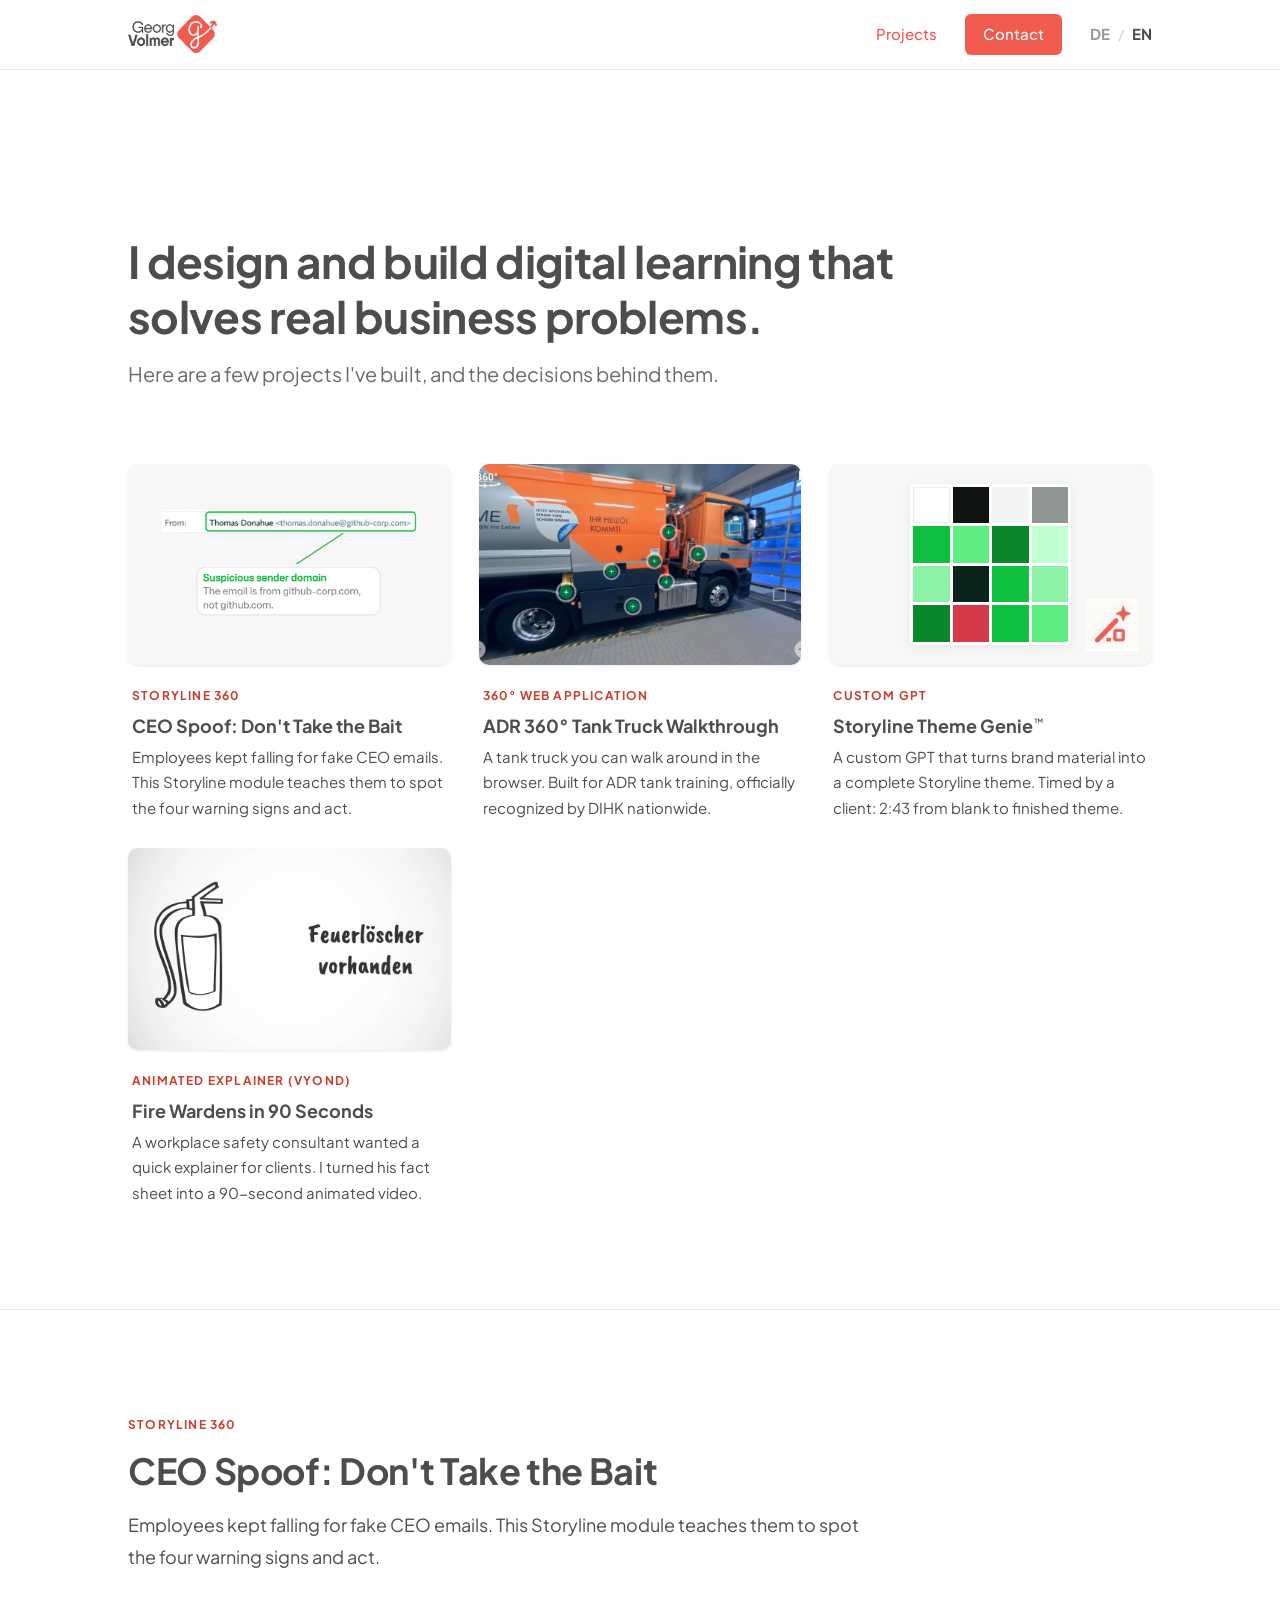
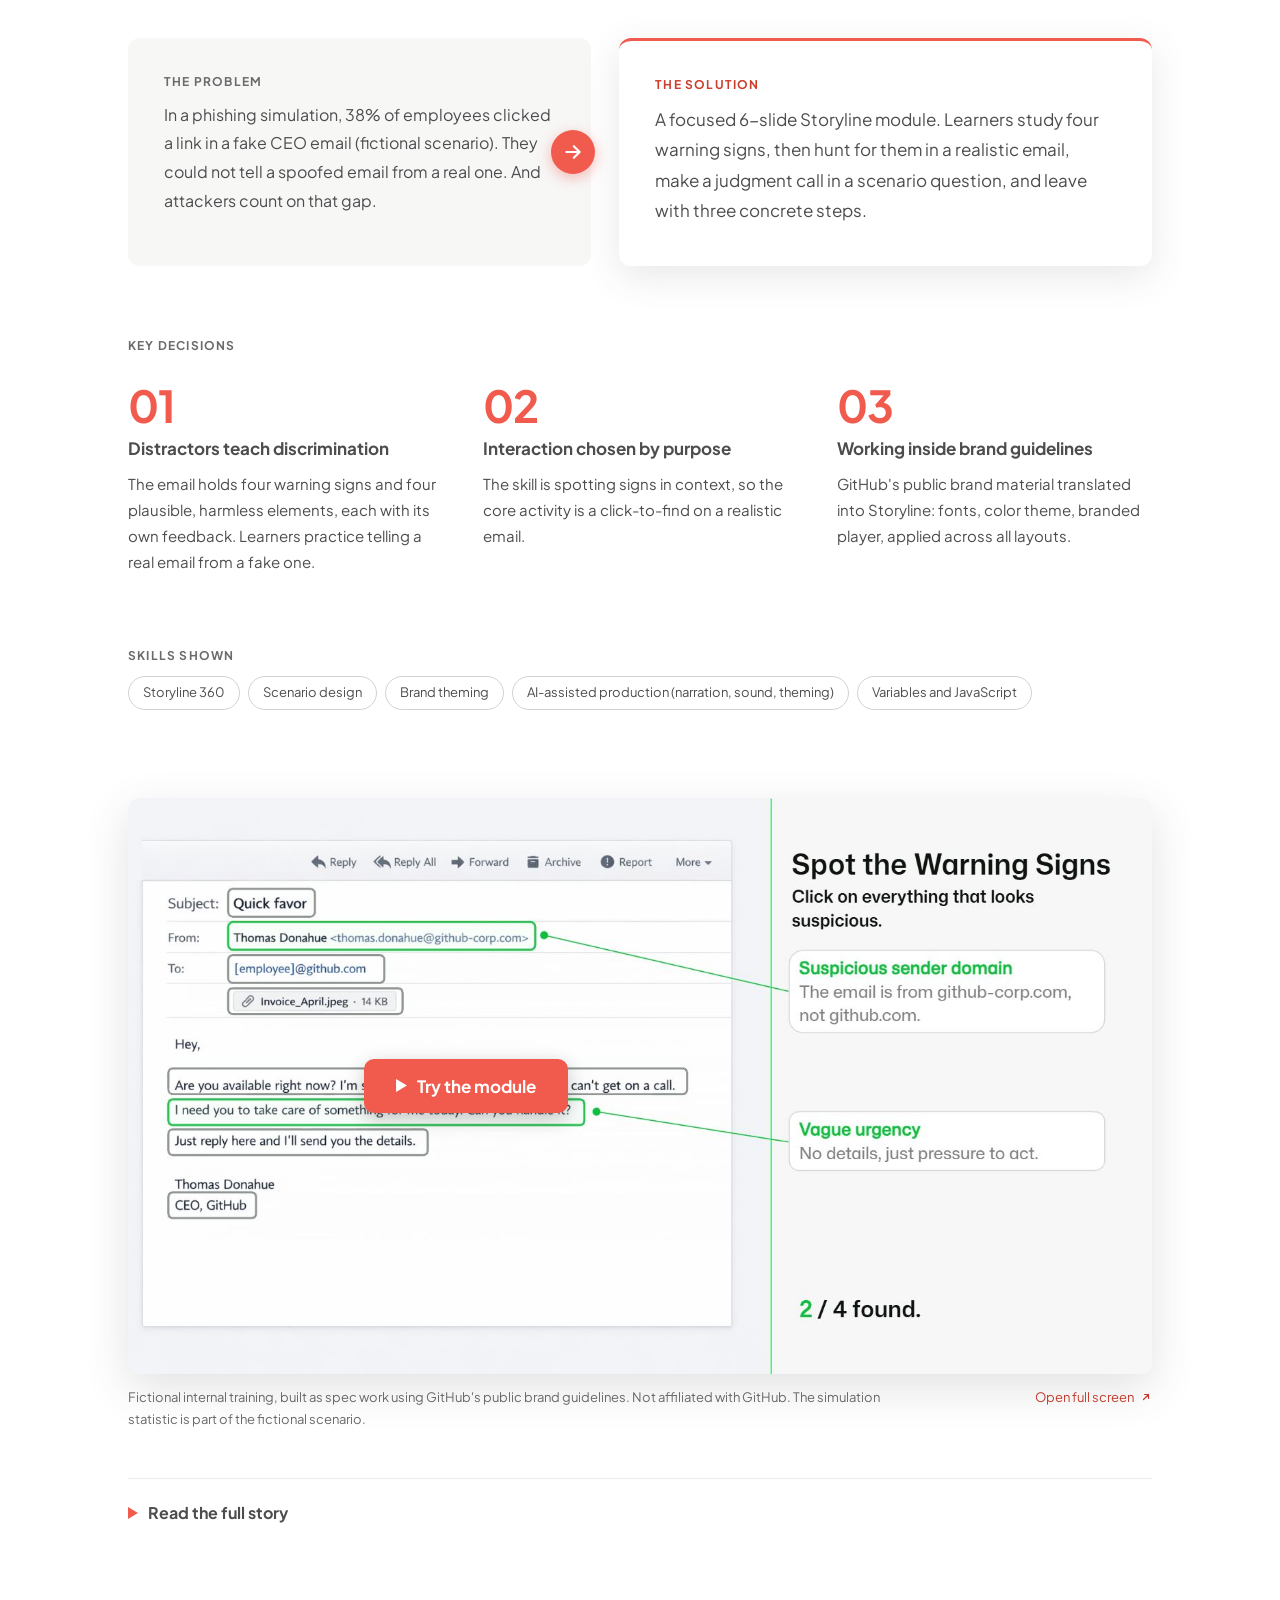
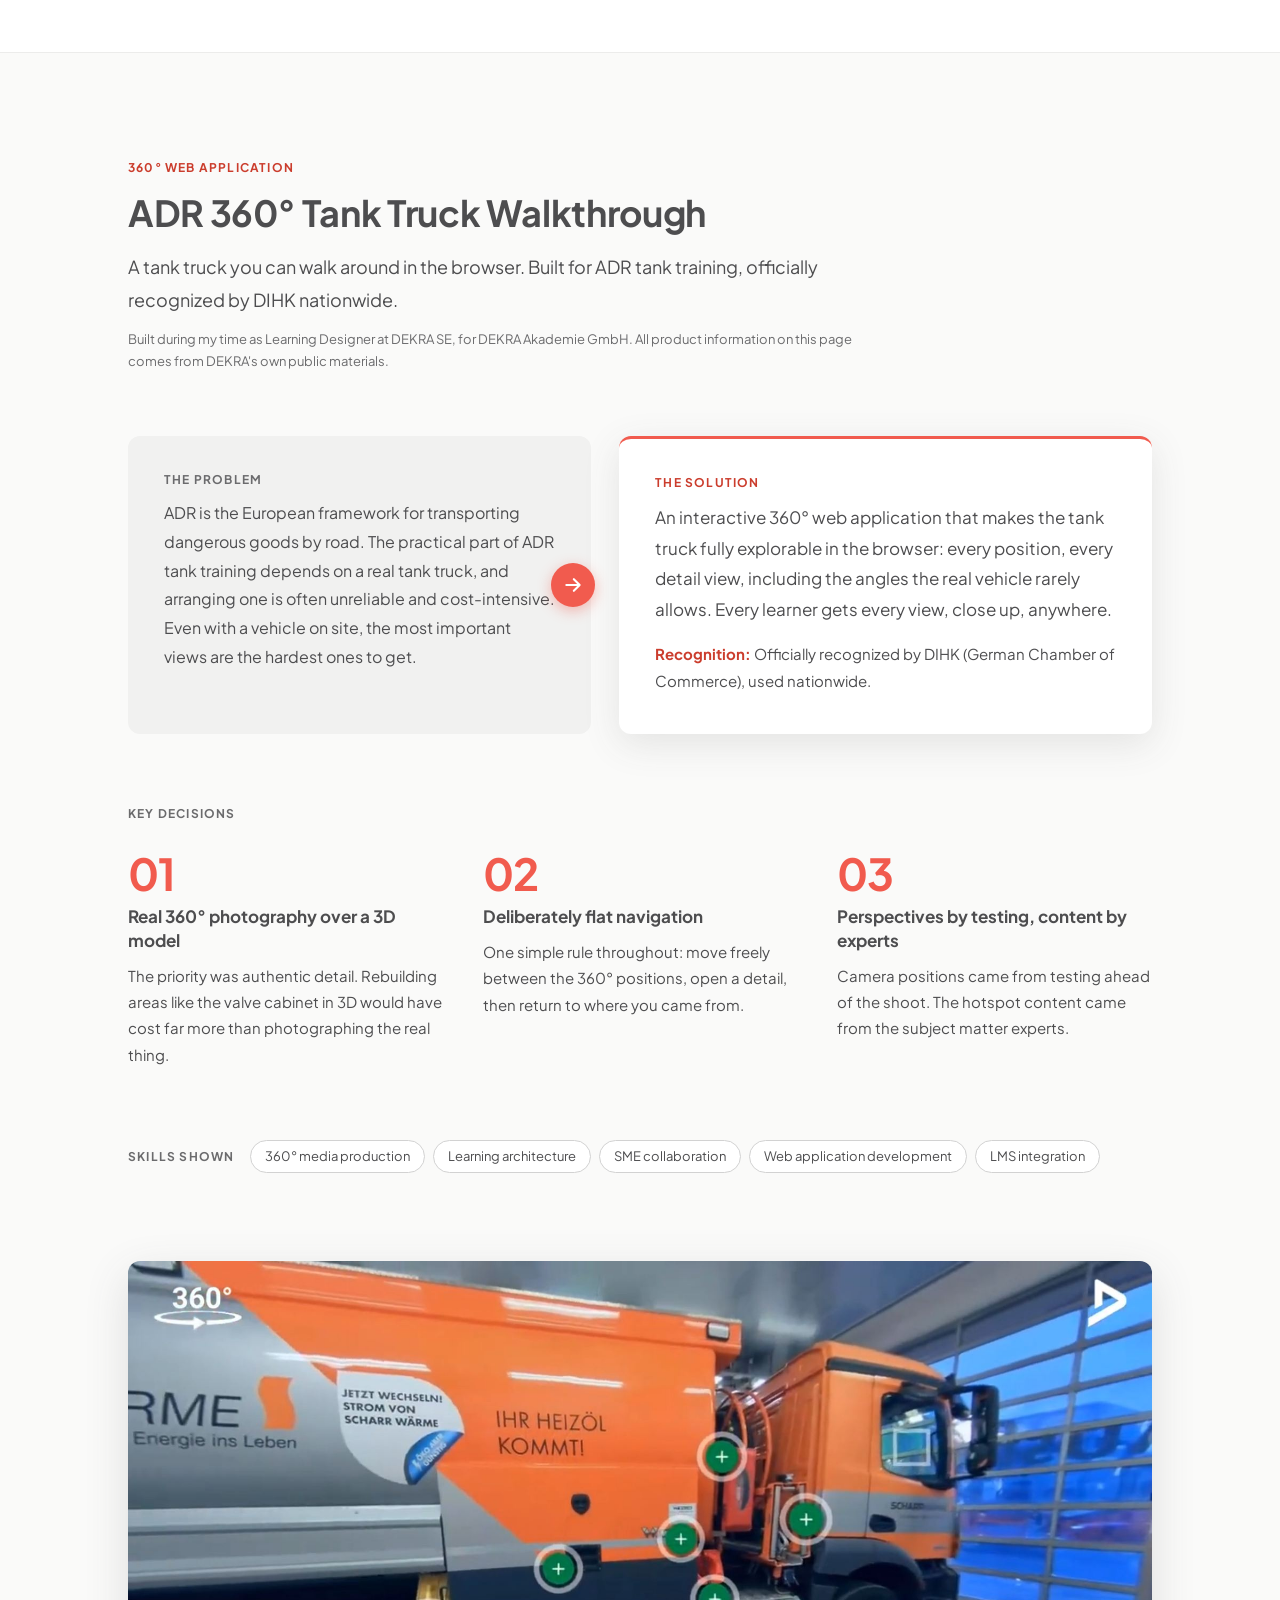
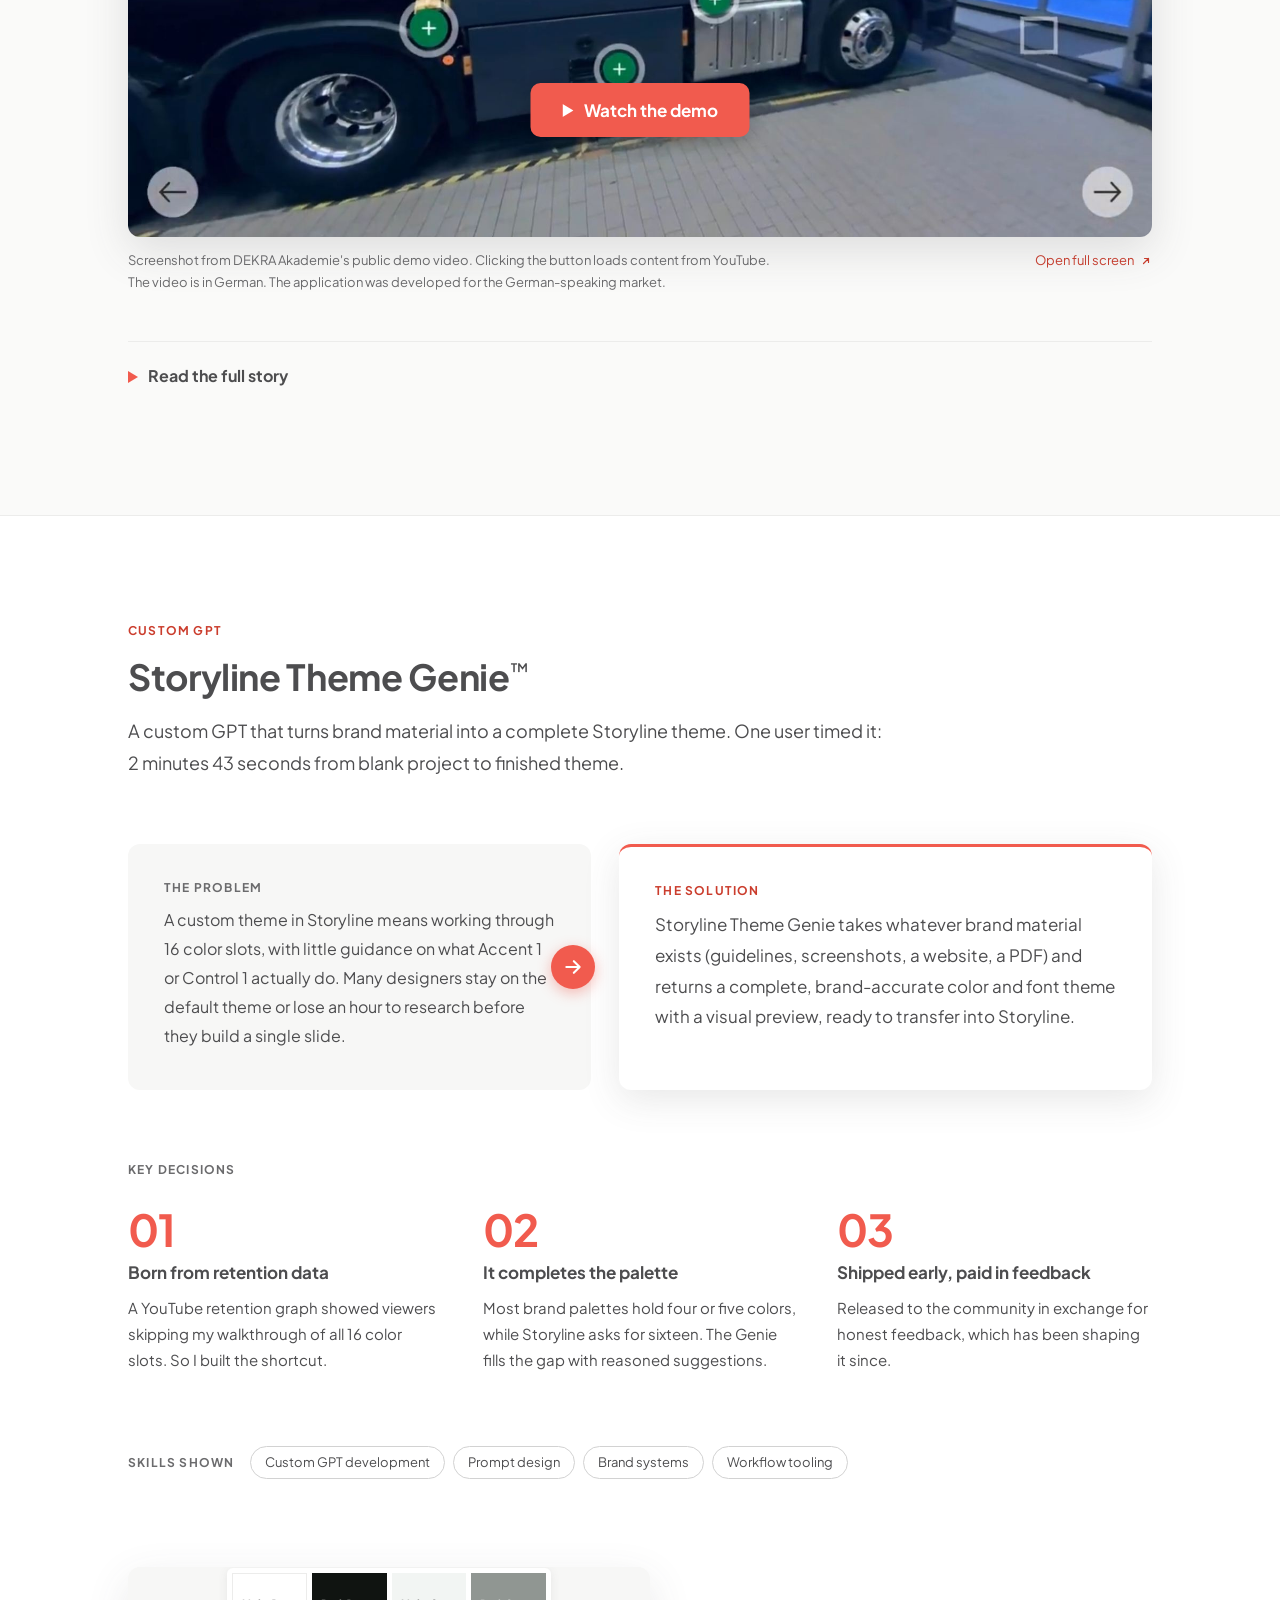
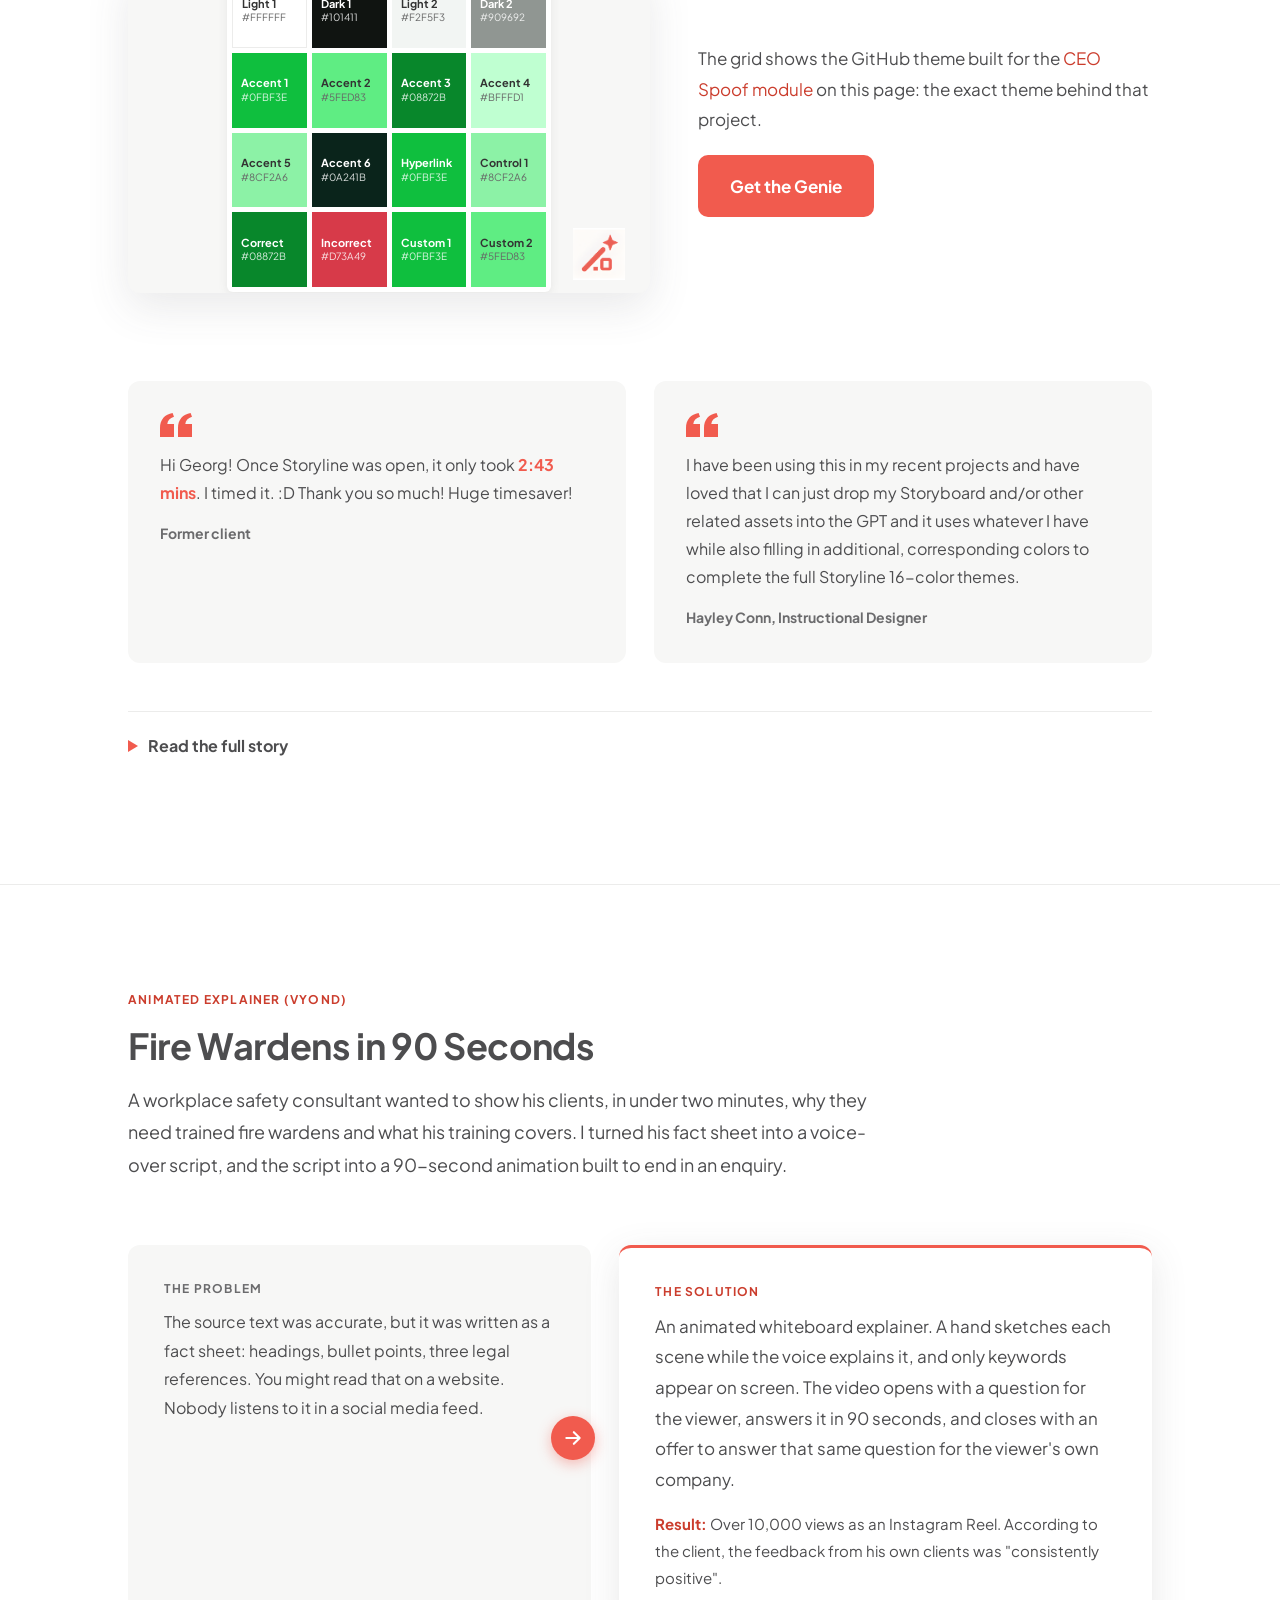
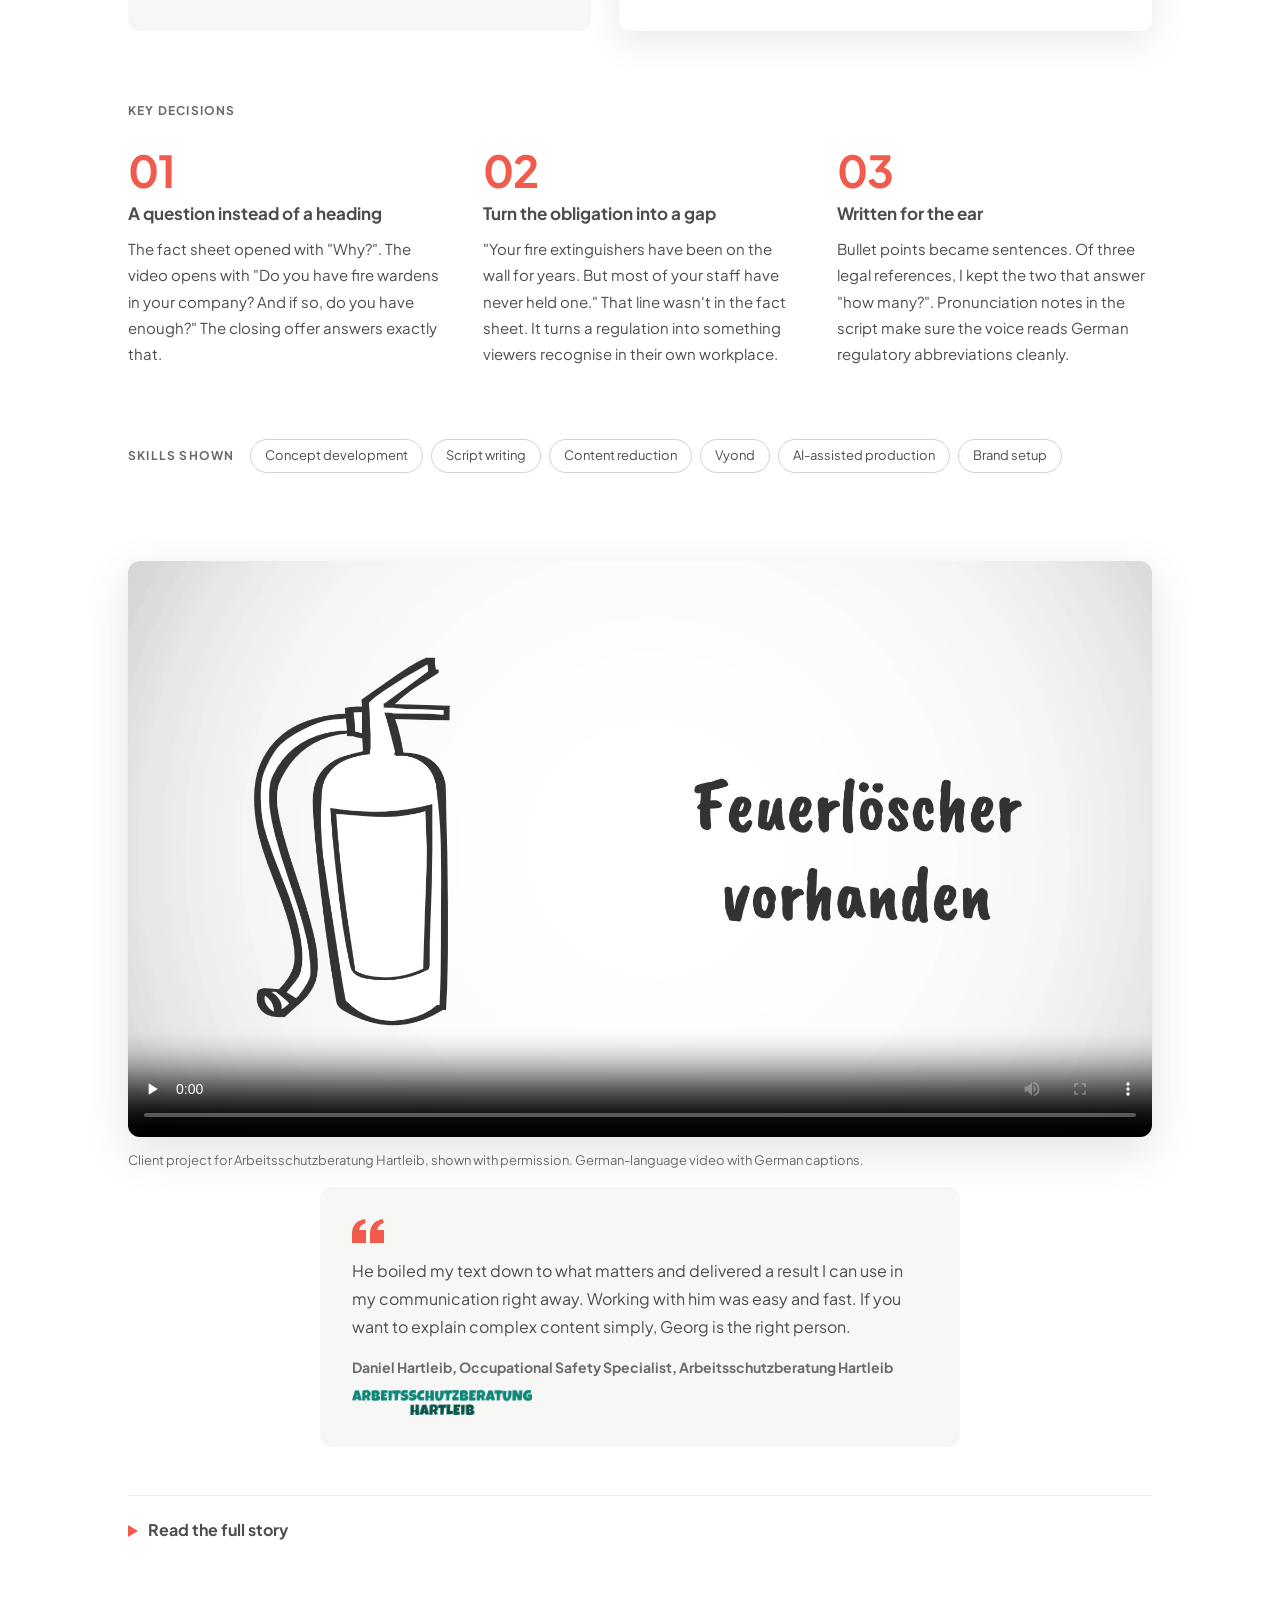
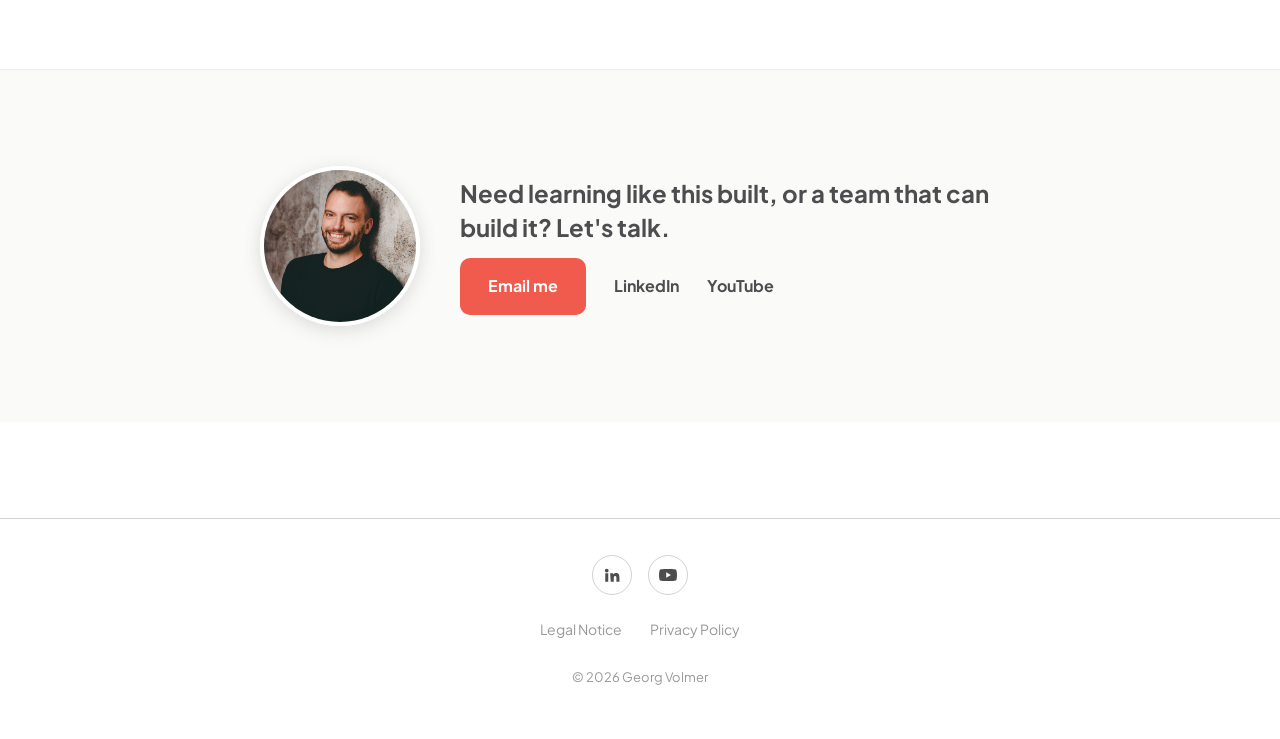
<file: portfolio.html>
<!DOCTYPE html>
<html lang="en">
<head>
  <meta charset="utf-8">
  <meta name="viewport" content="width=device-width, initial-scale=1">
  <title>Portfolio — Georg Volmer</title>
  <meta name="description" content="Digital learning portfolio of Georg Volmer: Storyline 360 modules, 360° web applications, explainer videos, and AI workflow tools.">
  <link rel="canonical" href="https://georgvolmer.com/portfolio">
  <meta property="og:type" content="website">
  <meta property="og:site_name" content="Georg Volmer">
  <meta property="og:locale" content="en_US">
  <meta property="og:url" content="https://georgvolmer.com/portfolio">
  <meta property="og:title" content="Portfolio: Learning I Designed &amp; Built">
  <meta property="og:description" content="Storyline modules, a DIHK-recognized 360° walkthrough, an explainer video and an AI tool, plus the decisions behind each.">
  <meta property="og:image" content="https://georgvolmer.com/img/og/portfolio-v2.png">
  <meta property="og:image:width" content="1200">
  <meta property="og:image:height" content="627">
  <meta property="og:image:alt" content="Portfolio of Georg Volmer: Learning I designed and built. Storyline, virtual walkthroughs, video and AI tools.">
  <meta name="twitter:card" content="summary_large_image">
  <link rel="stylesheet" href="/assets/style.css">
  <link rel="stylesheet" href="/assets/portfolio.css">
  <link rel="icon" type="image/png" href="/assets/Georg-Volmer-icon-RGB.png">
  <link rel="apple-touch-icon" href="/assets/Georg-Volmer-icon-RGB.png">
</head>
<body>

  <!-- ===== Header (matches existing site) ===== -->
  <header class="site-header">
    <div class="container">
      <a href="/portfolio" class="site-logo" aria-label="Georg Volmer, Portfolio">
        <img src="/assets/Georg-Volmer-logo-RGB.png" alt="Georg Volmer" height="38">
      </a>
      <nav class="site-nav" aria-label="Main navigation">
        <ul>
          <li><a href="/portfolio" aria-current="page">Projects</a></li>
        </ul>
        <a href="/portfolio#contact" class="nav-cta">Contact</a>
        <div class="lang-switch">
          <a href="/portfolio-de" lang="de" hreflang="de">DE</a>
          <span class="lang-switch-sep" aria-hidden="true">/</span>
          <span class="lang-switch-current">EN</span>
        </div>
      </nav>
    </div>
  </header>

  <main>

    <!-- ===== Top section: positioning + cards ===== -->
    <section class="hero container">
      <h1>I design and build digital learning that solves real business problems.</h1>
      <p class="subline">Here are a few projects I've built, and the decisions behind them.</p>

      <div class="cards">

        <a href="#ceo-spoof" class="card" data-fade>
          <span class="card-media">
            <img src="/img/portfolio/ceo-spoof-card.jpg" alt="CEO Spoof module: suspicious sender domain highlighted in a fake CEO email">
          </span>
          <span class="card-body">
            <span class="card-tag">Storyline 360</span>
            <span class="card-title">CEO Spoof: Don't Take the Bait</span>
            <span class="card-blurb">Employees kept falling for fake CEO emails. This Storyline module teaches them to spot the four warning signs and act.</span>
          </span>
        </a>

        <a href="#adr-tour" class="card" data-fade>
          <span class="card-media">
            <img src="/img/portfolio/adr-tour-hero.jpg" alt="ADR 360° application: tank truck with green hotspot markers">
          </span>
          <span class="card-body">
            <span class="card-tag">360° Web Application</span>
            <span class="card-title">ADR 360° Tank Truck Walkthrough</span>
            <span class="card-blurb">A tank truck you can walk around in the browser. Built for ADR tank training, officially recognized by DIHK nationwide.</span>
          </span>
        </a>

        <a href="#theme-genie" class="card" data-fade>
          <span class="card-media card-media--genie">
            <span class="swatch-frame">
              <span class="swatch-grid" role="img" aria-label="Storyline theme grid with 16 color swatches">
                <span style="background:#FFFFFF;border:1px solid #ECECEB"></span>
                <span style="background:#101411"></span>
                <span style="background:#F2F5F3"></span>
                <span style="background:#909692"></span>
                <span style="background:#0FBF3E"></span>
                <span style="background:#5FED83"></span>
                <span style="background:#08872B"></span>
                <span style="background:#BFFFD1"></span>
                <span style="background:#8CF2A6"></span>
                <span style="background:#0A241B"></span>
                <span style="background:#0FBF3E"></span>
                <span style="background:#8CF2A6"></span>
                <span style="background:#08872B"></span>
                <span style="background:#D73A49"></span>
                <span style="background:#0FBF3E"></span>
                <span style="background:#5FED83"></span>
              </span>
            </span>
            <img class="genie-logo" src="/img/portfolio/theme-genie-logo.png" alt="Storyline Theme Genie logo">
          </span>
          <span class="card-body">
            <span class="card-tag">Custom GPT</span>
            <span class="card-title">Storyline Theme Genie<sup class="tm">™</sup></span>
            <span class="card-blurb">A custom GPT that turns brand material into a complete Storyline theme. Timed by a client: 2:43 from blank to finished theme.</span>
          </span>
        </a>

        <a href="#hartleib" class="card" data-fade>
          <span class="card-media">
            <img src="/assets/video/brandschutzhelfer-poster.jpg" alt="Preview of the Fire Wardens explainer video">
          </span>
          <span class="card-body">
            <span class="card-tag">Animated explainer (Vyond)</span>
            <span class="card-title">Fire Wardens in 90 Seconds</span>
            <span class="card-blurb">A workplace safety consultant wanted a quick explainer for clients. I turned his fact sheet into a 90-second animated video.</span>
          </span>
        </a>

      </div>

    </section>

    <!-- ===== Project 1: CEO Spoof ===== -->
    <section id="ceo-spoof" class="project">
      <div class="container">

        <div class="project-intro">
          <p class="kicker">Storyline 360</p>
          <h2 class="project-title">CEO Spoof: Don't Take the Bait</h2>
          <p class="project-lede">Employees kept falling for fake CEO emails. This Storyline module teaches them to spot the four warning signs and act.</p>
        </div>

        <div class="pair-wrap" data-fade>
          <div class="pair">
            <div class="pair-problem">
              <h3>The problem</h3>
              <p>In a phishing simulation, 38% of employees clicked a link in a fake CEO email (fictional scenario). They could not tell a spoofed email from a real one. And attackers count on that gap.</p>
            </div>
            <div class="pair-solution">
              <h3>The solution</h3>
              <p>A focused 6-slide Storyline module. Learners study four warning signs, then hunt for them in a realistic email, make a judgment call in a scenario question, and leave with three concrete steps.</p>
            </div>
          </div>
          <span class="pair-arrow" aria-hidden="true"><svg viewBox="0 0 24 24" fill="none" stroke="currentColor" stroke-width="2.5" stroke-linecap="round" stroke-linejoin="round"><path d="M4 12h16M13 5l7 7-7 7"/></svg></span>
        </div>

        <div class="decisions-block">
          <h3 class="label">Key decisions</h3>
          <div class="decisions" data-fade>
            <div class="decision">
              <span class="decision-num">01</span>
              <h4>Distractors teach discrimination</h4>
              <p>The email holds four warning signs and four plausible, harmless elements, each with its own feedback. Learners practice telling a real email from a fake one.</p>
            </div>
            <div class="decision">
              <span class="decision-num">02</span>
              <h4>Interaction chosen by purpose</h4>
              <p>The skill is spotting signs in context, so the core activity is a click-to-find on a realistic email.</p>
            </div>
            <div class="decision">
              <span class="decision-num">03</span>
              <h4>Working inside brand guidelines</h4>
              <p>GitHub's public brand material translated into Storyline: fonts, color theme, branded player, applied across all layouts.</p>
            </div>
          </div>
        </div>

        <div class="skills" data-fade>
          <h3 class="label">Skills shown</h3>
          <div class="chips">
            <span class="chip">Storyline 360</span>
            <span class="chip">Scenario design</span>
            <span class="chip">Brand theming</span>
            <span class="chip">AI-assisted production (narration, sound, theming)</span>
            <span class="chip">Variables and JavaScript</span>
          </div>
        </div>

        <!-- Click-to-load Storyline embed -->
        <div class="embed-block" data-fade>
          <div class="embed-facade" id="storyline-facade">
            <img src="/img/portfolio/ceo-spoof-hero.jpg" alt="Preview of the CEO Spoof Storyline module">
            <button type="button" class="embed-btn" data-embed="storyline"><svg class="icon-play" viewBox="0 0 10 12" fill="currentColor" aria-hidden="true"><path d="M0 0L10 6L0 12V0Z"/></svg> Try the module</button>
          </div>
          <div class="embed-meta">
            <p class="small-note">Fictional internal training, built as spec work using GitHub's public brand guidelines. Not affiliated with GitHub. The simulation statistic is part of the fictional scenario.</p>
            <a href="/projects/ceo-spoof/story.html" target="_blank">Open full screen <svg class="icon-external" viewBox="0 0 24 24" fill="none" stroke="currentColor" stroke-width="2.4" stroke-linecap="round" stroke-linejoin="round" aria-hidden="true"><path d="M7 17L17 7M9 7h8v8"/></svg></a>
          </div>
        </div>

        <details class="story">
          <summary><svg class="chev" viewBox="0 0 10 12" fill="currentColor" aria-hidden="true"><path d="M0 0L10 6L0 12V0Z"/></svg> Read the full story</summary>
          <div class="story-body">
            <p><strong>Where this piece came from.</strong> It started at my kitchen table. My wife showed me an email, supposedly from her school principal. Subject line: "Dringende Aufgabe." Urgent task, stuck in meetings, cannot call, please just reply here. Her reaction: "Das kommt mir irgendwie komisch vor." Something felt off, and she could not say why. Neither could I at first, even though I have built data security courses before. It was a spoofing attempt, and it took both of us too long to be sure. That gap between feeling and knowing is what this module closes.</p>
            <p><strong>Who it is for.</strong> Employees who clicked a link in an internal CEO-spoofing simulation. They fell for it because nobody ever taught them what to look for. The module gives them one clear outcome: spot the warning signs in a suspicious email and take the right action.</p>
            <p><strong>Why training is the right fix here.</strong> Before building anything, I ran the topic through a question Mager and Pipe asked back in the 1970s: could they do it if their life depended on it? If the answer is yes, training will not solve the problem. For spotting spoofed emails, the answer is no. That is a genuine skill gap, and a course is the right intervention.</p>
            <p><strong>Constraints.</strong> Solo build in a realistic timebox, next to client work. The piece also had to work as a public portfolio item, so I chose a fictional scenario around a real brand and labeled it clearly as spec work. All numbers, including the 38%, belong to that fictional simulation.</p>
            <p><strong>The decisions I care about most.</strong></p>
            <p>The interaction shows a realistic email containing four warning signs and four plausible, harmless elements. Clicking a harmless element triggers its own feedback explaining why it looks suspicious and why it is fine. Real judgment means telling signal from noise, so the module trains exactly that discrimination instead of rewarding random clicking.</p>
            <p>I picked the core interaction by learning purpose. The skill is recognizing patterns in context, so the centerpiece is a click-to-find on a full email with a counter, per-element feedback, and completion logic. A matching activity would have tested recall, and recall was never the gap.</p>
            <p>The module is built to GitHub's public brand guidelines. I translated the brand material into Storyline: set up the fonts, created a font theme and a color theme, branded the player, and applied all of it across the layouts, from prebuilt slides to slides I built from scratch. I wanted this piece to show that I can pick up a client's brand guidelines and deliver a course that looks like it belongs to them.</p>
            <figure>
              <img src="/img/portfolio/ceo-spoof-detail-player.jpg" alt="Full published view of the module with the GitHub-branded player">
              <figcaption>The published module with the GitHub-branded player: logo, menu, and progress checkmarks.</figcaption>
            </figure>
            <p><strong>Where AI fit into the workflow.</strong> The narration is an AI voiceover from ElevenLabs. I tested Storyline's built-in AI voices first and preferred the ElevenLabs result. The feedback sound effects came from Storyline's AI Assistant, and the theme setup was supported by my own Storyline Theme Genie GPT. For a solo build with limited resources, AI voiceover was the right call, and it can always be swapped for a professional speaker before a client rollout. To me this is the actual skill: knowing where AI fits into the production workflow and where it does not.</p>
            <p><strong>What I would improve.</strong> The phishing email itself is an AI-generated image. It looks convincing and it was fast to produce. It is also invisible to screen readers, and the text does not scale. Next time I would rebuild the email natively in Storyline with text elements and shapes. Slower to build, better for every learner.</p>
            <p class="aside">A full video walkthrough of the build is in production on my YouTube channel.</p>
          </div>
        </details>
      </div>
    </section>

    <!-- ===== Project 2: ADR 360° ===== -->
    <section id="adr-tour" class="project project--tinted">
      <div class="container">

        <div class="project-intro">
          <p class="kicker">360° Web Application</p>
          <h2 class="project-title">ADR 360° Tank Truck Walkthrough</h2>
          <p class="project-lede" style="margin-bottom:12px">A tank truck you can walk around in the browser. Built for ADR tank training, officially recognized by DIHK nationwide.</p>
          <p class="small-note">Built during my time as Learning Designer at DEKRA SE, for DEKRA Akademie GmbH. All product information on this page comes from DEKRA's own public materials.</p>
        </div>

        <div class="pair-wrap" data-fade>
          <div class="pair">
            <div class="pair-problem">
              <h3>The problem</h3>
              <p>ADR is the European framework for transporting dangerous goods by road. The practical part of ADR tank training depends on a real tank truck, and arranging one is often unreliable and cost-intensive. Even with a vehicle on site, the most important views are the hardest ones to get.</p>
            </div>
            <div class="pair-solution">
              <h3>The solution</h3>
              <p>An interactive 360° web application that makes the tank truck fully explorable in the browser: every position, every detail view, including the angles the real vehicle rarely allows. Every learner gets every view, close up, anywhere.</p>
              <p class="recognition"><strong>Recognition:</strong> Officially recognized by DIHK (German Chamber of Commerce), used nationwide.</p>
            </div>
          </div>
          <span class="pair-arrow" aria-hidden="true"><svg viewBox="0 0 24 24" fill="none" stroke="currentColor" stroke-width="2.5" stroke-linecap="round" stroke-linejoin="round"><path d="M4 12h16M13 5l7 7-7 7"/></svg></span>
        </div>

        <div class="decisions-block">
          <h3 class="label">Key decisions</h3>
          <div class="decisions" data-fade>
            <div class="decision">
              <span class="decision-num">01</span>
              <h4>Real 360° photography over a 3D model</h4>
              <p>The priority was authentic detail. Rebuilding areas like the valve cabinet in 3D would have cost far more than photographing the real thing.</p>
            </div>
            <div class="decision">
              <span class="decision-num">02</span>
              <h4>Deliberately flat navigation</h4>
              <p>One simple rule throughout: move freely between the 360° positions, open a detail, then return to where you came from.</p>
            </div>
            <div class="decision">
              <span class="decision-num">03</span>
              <h4>Perspectives by testing, content by experts</h4>
              <p>Camera positions came from testing ahead of the shoot. The hotspot content came from the subject matter experts.</p>
            </div>
          </div>
        </div>

        <div class="skills" data-fade>
          <h3 class="label">Skills shown</h3>
          <div class="chips">
            <span class="chip">360° media production</span>
            <span class="chip">Learning architecture</span>
            <span class="chip">SME collaboration</span>
            <span class="chip">Web application development</span>
            <span class="chip">LMS integration</span>
          </div>
        </div>

        <!-- Click-to-load YouTube embed (two-click privacy pattern) -->
        <div class="embed-block" data-fade>
          <div class="embed-facade" id="youtube-facade">
            <img src="/img/portfolio/adr-tour-hero.jpg" alt="Preview of DEKRA Akademie's public demo video of the 360° application">
            <button type="button" class="embed-btn embed-btn--low" data-embed="youtube"><svg class="icon-play" viewBox="0 0 10 12" fill="currentColor" aria-hidden="true"><path d="M0 0L10 6L0 12V0Z"/></svg> Watch the demo</button>
          </div>
          <div class="embed-meta">
            <div>
              <p class="small-note">Screenshot from DEKRA Akademie's public demo video. Clicking the button loads content from YouTube.</p>
              <p class="small-note">The video is in German. The application was developed for the German-speaking market.</p>
            </div>
            <a href="https://www.youtube-nocookie.com/embed/Rr73Y_0Pb00" target="_blank" rel="noopener">Open full screen <svg class="icon-external" viewBox="0 0 24 24" fill="none" stroke="currentColor" stroke-width="2.4" stroke-linecap="round" stroke-linejoin="round" aria-hidden="true"><path d="M7 17L17 7M9 7h8v8"/></svg></a>
          </div>
        </div>

        <details class="story">
          <summary><svg class="chev" viewBox="0 0 10 12" fill="currentColor" aria-hidden="true"><path d="M0 0L10 6L0 12V0Z"/></svg> Read the full story</summary>
          <div class="story-body">
            <p><strong>The setting.</strong> ADR tank training includes a practical demonstration on a tank truck. Arranging a real vehicle is often unreliable and cost-intensive, and even with a vehicle on site, the practical part fights physics: the top of the tank takes safety equipment and a briefing, the view into the dome takes a completely emptied tank, and twenty people around one vehicle see very little of the details that matter. DEKRA decided to build a digital alternative. I owned the project as Learning Designer, from first sketch to LMS deployment, in close collaboration with DEKRA's subject matter and LMS teams. The application was officially recognized by DIHK and is used nationwide.</p>
            <p><strong>Why real photography.</strong> My default leans toward 3D models: easier to update and able to show states you cannot photograph. Here the priority was authentic detail. Areas like the valve cabinet are deep and dense, and rebuilding them in 3D would have cost far more than photographing the real thing. With real photography, learners see exactly the vehicle they will meet in practice.</p>
            <p><strong>Why the navigation is deliberately flat.</strong> The application follows one simple rule: move freely between the 360° positions, open a detail, then return to where you came from. There are no sideways jumps inside detail levels, even where a view like the valve cabinet holds another layer of markers. That restraint keeps learners oriented at all times, and orientation is half the battle in any virtual space.</p>
            <p><strong>Where the content came from.</strong> Camera positions came from measuring and testing with the 360° camera ahead of the shoot: enough distance to keep everything recognizable on a long vehicle, few enough positions to stay navigable. By the time we were on site, we were ready to shoot. The hotspot content came from the subject matter experts. My job was to give their knowledge a structure learners can navigate.</p>
            <div>
              <h3>My role</h3>
              <ol>
                <li><strong>Tool selection:</strong> Evaluated and selected the software and hardware for the project, from the 360° rig to the authoring stack.</li>
                <li><strong>On-site production:</strong> Coordinated and conducted the 360° photography shoot at the vehicle location, capturing every angle the application needed.</li>
                <li><strong>Instructional design:</strong> Developed the storyboard and the overall learning architecture: what to see, when, and why it matters.</li>
                <li><strong>Development:</strong> Built and implemented the full interactive application, including navigation, hotspots, and progress logic.</li>
                <li><strong>Subject matter collaboration:</strong> Worked closely with domain experts to make sure every label, hotspot, and explanation was technically accurate.</li>
                <li><strong>LMS integration:</strong> Collaborated with LMS specialists to deploy the application inside DEKRA's learning environment.</li>
              </ol>
            </div>
            <p><strong>What I would improve.</strong> The application itself held up. After many review loops, nothing made it into the final version that I would change today. What I would streamline is the process around it: with today's tools, several of those loops would be shorter.</p>
            <p class="aside">The demo video was published by DEKRA Akademie and is in German.</p>
          </div>
        </details>
      </div>
    </section>

    <!-- ===== Project 3: Theme Genie ===== -->
    <section id="theme-genie" class="project">
      <div class="container">

        <div class="project-intro">
          <p class="kicker">Custom GPT</p>
          <h2 class="project-title">Storyline Theme Genie<sup class="tm">™</sup></h2>
          <p class="project-lede">A custom GPT that turns brand material into a complete Storyline theme. One user timed it: 2 minutes 43 seconds from blank project to finished theme.</p>
        </div>

        <div class="pair-wrap" data-fade>
          <div class="pair">
            <div class="pair-problem">
              <h3>The problem</h3>
              <p>A custom theme in Storyline means working through 16 color slots, with little guidance on what Accent 1 or Control 1 actually do. Many designers stay on the default theme or lose an hour to research before they build a single slide.</p>
            </div>
            <div class="pair-solution">
              <h3>The solution</h3>
              <p>Storyline Theme Genie takes whatever brand material exists (guidelines, screenshots, a website, a PDF) and returns a complete, brand-accurate color and font theme with a visual preview, ready to transfer into Storyline.</p>
            </div>
          </div>
          <span class="pair-arrow" aria-hidden="true"><svg viewBox="0 0 24 24" fill="none" stroke="currentColor" stroke-width="2.5" stroke-linecap="round" stroke-linejoin="round"><path d="M4 12h16M13 5l7 7-7 7"/></svg></span>
        </div>

        <div class="decisions-block">
          <h3 class="label">Key decisions</h3>
          <div class="decisions" data-fade>
            <div class="decision">
              <span class="decision-num">01</span>
              <h4>Born from retention data</h4>
              <p>A YouTube retention graph showed viewers skipping my walkthrough of all 16 color slots. So I built the shortcut.</p>
            </div>
            <div class="decision">
              <span class="decision-num">02</span>
              <h4>It completes the palette</h4>
              <p>Most brand palettes hold four or five colors, while Storyline asks for sixteen. The Genie fills the gap with reasoned suggestions.</p>
            </div>
            <div class="decision">
              <span class="decision-num">03</span>
              <h4>Shipped early, paid in feedback</h4>
              <p>Released to the community in exchange for honest feedback, which has been shaping it since.</p>
            </div>
          </div>
        </div>

        <div class="skills" data-fade>
          <h3 class="label">Skills shown</h3>
          <div class="chips">
            <span class="chip">Custom GPT development</span>
            <span class="chip">Prompt design</span>
            <span class="chip">Brand systems</span>
            <span class="chip">Workflow tooling</span>
          </div>
        </div>

        <!-- Hero visual + CTA -->
        <div class="split" data-fade>
          <div class="genie-stage">
            <div class="swatch-grid" role="img" aria-label="The 16-swatch Storyline theme grid generated by Theme Genie">
              <div class="swatch" style="background:#FFFFFF;border:1px solid #ECECEB"><span class="name">Light 1</span><span class="hex">#FFFFFF</span></div>
              <div class="swatch swatch--dark" style="background:#101411"><span class="name">Dark 1</span><span class="hex">#101411</span></div>
              <div class="swatch" style="background:#F2F5F3"><span class="name">Light 2</span><span class="hex">#F2F5F3</span></div>
              <div class="swatch swatch--dark" style="background:#909692"><span class="name">Dark 2</span><span class="hex">#909692</span></div>
              <div class="swatch swatch--dark" style="background:#0FBF3E"><span class="name">Accent 1</span><span class="hex">#0FBF3E</span></div>
              <div class="swatch" style="background:#5FED83"><span class="name">Accent 2</span><span class="hex">#5FED83</span></div>
              <div class="swatch swatch--dark" style="background:#08872B"><span class="name">Accent 3</span><span class="hex">#08872B</span></div>
              <div class="swatch" style="background:#BFFFD1"><span class="name">Accent 4</span><span class="hex">#BFFFD1</span></div>
              <div class="swatch" style="background:#8CF2A6"><span class="name">Accent 5</span><span class="hex">#8CF2A6</span></div>
              <div class="swatch swatch--dark" style="background:#0A241B"><span class="name">Accent 6</span><span class="hex">#0A241B</span></div>
              <div class="swatch swatch--dark" style="background:#0FBF3E"><span class="name">Hyperlink</span><span class="hex">#0FBF3E</span></div>
              <div class="swatch" style="background:#8CF2A6"><span class="name">Control 1</span><span class="hex">#8CF2A6</span></div>
              <div class="swatch swatch--dark" style="background:#08872B"><span class="name">Correct</span><span class="hex">#08872B</span></div>
              <div class="swatch swatch--dark" style="background:#D73A49"><span class="name">Incorrect</span><span class="hex">#D73A49</span></div>
              <div class="swatch swatch--dark" style="background:#0FBF3E"><span class="name">Custom 1</span><span class="hex">#0FBF3E</span></div>
              <div class="swatch" style="background:#5FED83"><span class="name">Custom 2</span><span class="hex">#5FED83</span></div>
            </div>
            <img class="genie-logo" src="/img/portfolio/theme-genie-logo.png" alt="Storyline Theme Genie logo">
          </div>
          <div class="split-copy">
            <p>The grid shows the GitHub theme built for the <a href="#ceo-spoof">CEO Spoof module</a> on this page: the exact theme behind that project.</p>
            <a class="btn" href="https://georgvolmer.kit.com/theme-genie" target="_blank" rel="noopener">Get the Genie</a>
          </div>
        </div>

        <!-- Proof quotes -->
        <div class="quotes" data-fade>
          <figure class="quote">
            <span class="quote-mark" aria-hidden="true"><svg viewBox="0 0 32 24" fill="currentColor"><path d="M0 24V14.9C0 6.7 4.9 1.2 12.6 0L14 3.8C9.9 5.1 7.7 7.7 7.3 11H14V24H0ZM18 24V14.9C18 6.7 22.9 1.2 30.6 0L32 3.8C27.9 5.1 25.7 7.7 25.3 11H32V24H18Z"/></svg></span>
            <blockquote>Hi Georg! Once Storyline was open, it only took <strong>2:43 mins</strong>. I timed it. :D Thank you so much! Huge timesaver!</blockquote>
            <figcaption>Former client</figcaption>
          </figure>
          <figure class="quote">
            <span class="quote-mark" aria-hidden="true"><svg viewBox="0 0 32 24" fill="currentColor"><path d="M0 24V14.9C0 6.7 4.9 1.2 12.6 0L14 3.8C9.9 5.1 7.7 7.7 7.3 11H14V24H0ZM18 24V14.9C18 6.7 22.9 1.2 30.6 0L32 3.8C27.9 5.1 25.7 7.7 25.3 11H32V24H18Z"/></svg></span>
            <blockquote>I have been using this in my recent projects and have loved that I can just drop my Storyboard and/or other related assets into the GPT and it uses whatever I have while also filling in additional, corresponding colors to complete the full Storyline 16-color themes.</blockquote>
            <figcaption>Hayley Conn, Instructional Designer</figcaption>
          </figure>
        </div>

        <details class="story">
          <summary><svg class="chev" viewBox="0 0 10 12" fill="currentColor" aria-hidden="true"><path d="M0 0L10 6L0 12V0Z"/></svg> Read the full story</summary>
          <div class="story-body">
            <p><strong>Where it came from.</strong> A retention graph from one of my YouTube videos showed the moment people skipped ahead: right where I walked through all 16 Storyline color slots, one by one. Viewers were telling me something. They did not want a lesson on color slots. They wanted a working theme so they could start building. So I built the shortcut.</p>
            <p><strong>What it does.</strong> You give the Genie whatever brand material you have: guidelines, screenshots, a website, a PDF. It maps the colors to all 16 Storyline slots, suggests font alternatives when the brand fonts are out of reach, and shows a visual preview before anything touches Storyline. When a palette only holds four or five colors, it completes the remaining slots with reasoned, matching suggestions.</p>
            <p><strong>How people use it.</strong> I use it with my coaching clients to get them past setup and into building, because that is where the learning happens. A former client timed herself: 2 minutes and 43 seconds from blank project to finished theme. Another user described dropping her storyboard and assets straight into the GPT and letting it complete the full 16-color theme around what she already had.</p>
            <figure>
              <img class="narrow" src="/img/portfolio/theme-genie-proof-243.jpg" alt="WhatsApp message from a former client: 2:43 minutes from blank project to finished theme">
              <figcaption>The original message: 2 minutes 43 seconds from blank project to finished theme.</figcaption>
            </figure>
            <p><strong>The honest outlook.</strong> Storyline's AI Assistant can now transfer the 16 hex codes into a theme directly, so I am watching closely whether my own tool becomes redundant. Until then it covers the step that matters most: getting from brand material to a theme worth transferring.</p>
          </div>
        </details>
      </div>
    </section>

    <!-- ===== Project 4: Hartleib Fire Wardens ===== -->
    <section id="hartleib" class="project">
      <div class="container">

        <div class="project-intro">
          <p class="kicker">Animated explainer (Vyond)</p>
          <h2 class="project-title">Fire Wardens in 90 Seconds</h2>
          <p class="project-lede">A workplace safety consultant wanted to show his clients, in under two minutes, why they need trained fire wardens and what his training covers. I turned his fact sheet into a voice-over script, and the script into a 90-second animation built to end in an enquiry.</p>
        </div>

        <div class="pair-wrap" data-fade>
          <div class="pair">
            <div class="pair-problem">
              <h3>The problem</h3>
              <p>The source text was accurate, but it was written as a fact sheet: headings, bullet points, three legal references. You might read that on a website. Nobody listens to it in a social media feed.</p>
            </div>
            <div class="pair-solution">
              <h3>The solution</h3>
              <p>An animated whiteboard explainer. A hand sketches each scene while the voice explains it, and only keywords appear on screen. The video opens with a question for the viewer, answers it in 90 seconds, and closes with an offer to answer that same question for the viewer's own company.</p>
              <p class="recognition"><strong>Result:</strong> Over 10,000 views as an Instagram Reel. According to the client, the feedback from his own clients was "consistently positive".</p>
            </div>
          </div>
          <span class="pair-arrow" aria-hidden="true"><svg viewBox="0 0 24 24" fill="none" stroke="currentColor" stroke-width="2.5" stroke-linecap="round" stroke-linejoin="round"><path d="M4 12h16M13 5l7 7-7 7"/></svg></span>
        </div>

        <div class="decisions-block">
          <h3 class="label">Key decisions</h3>
          <div class="decisions" data-fade>
            <div class="decision">
              <span class="decision-num">01</span>
              <h4>A question instead of a heading</h4>
              <p>The fact sheet opened with "Why?". The video opens with "Do you have fire wardens in your company? And if so, do you have enough?" The closing offer answers exactly that.</p>
            </div>
            <div class="decision">
              <span class="decision-num">02</span>
              <h4>Turn the obligation into a gap</h4>
              <p>"Your fire extinguishers have been on the wall for years. But most of your staff have never held one." That line wasn't in the fact sheet. It turns a regulation into something viewers recognise in their own workplace.</p>
            </div>
            <div class="decision">
              <span class="decision-num">03</span>
              <h4>Written for the ear</h4>
              <p>Bullet points became sentences. Of three legal references, I kept the two that answer "how many?". Pronunciation notes in the script make sure the voice reads German regulatory abbreviations cleanly.</p>
            </div>
          </div>
        </div>

        <div class="skills" data-fade>
          <h3 class="label">Skills shown</h3>
          <div class="chips">
            <span class="chip">Concept development</span>
            <span class="chip">Script writing</span>
            <span class="chip">Content reduction</span>
            <span class="chip">Vyond</span>
            <span class="chip">AI-assisted production</span>
            <span class="chip">Brand setup</span>
          </div>
        </div>

        <!-- Self-hosted video (no third-party embed) -->
        <div class="embed-block" data-fade>
          <div class="video-embed">
            <video controls preload="none" playsinline
                   poster="/assets/video/brandschutzhelfer-poster.jpg"
                   width="1920" height="1080">
              <source src="/assets/video/brandschutzhelfer.mp4" type="video/mp4">
              <track kind="captions" src="/assets/video/brandschutzhelfer.de.vtt"
                     srclang="de" label="Deutsch" default>
            </video>
          </div>
          <div class="embed-meta">
            <p class="small-note">Client project for Arbeitsschutzberatung Hartleib, shown with permission. German-language video with German captions.</p>
          </div>
        </div>

        <!-- Testimonial -->
        <div class="quotes quotes--single" data-fade>
          <figure class="quote">
            <span class="quote-mark" aria-hidden="true"><svg viewBox="0 0 32 24" fill="currentColor"><path d="M0 24V14.9C0 6.7 4.9 1.2 12.6 0L14 3.8C9.9 5.1 7.7 7.7 7.3 11H14V24H0ZM18 24V14.9C18 6.7 22.9 1.2 30.6 0L32 3.8C27.9 5.1 25.7 7.7 25.3 11H32V24H18Z"/></svg></span>
            <blockquote>He boiled my text down to what matters and delivered a result I can use in my communication right away. Working with him was easy and fast. If you want to explain complex content simply, Georg is the right person.</blockquote>
            <figcaption>
              Daniel Hartleib, Occupational Safety Specialist, Arbeitsschutzberatung Hartleib
              <img class="quote-logo" src="/assets/clients/hartleib-logo.png" alt="Arbeitsschutzberatung Hartleib logo">
            </figcaption>
          </figure>
        </div>

        <details class="story">
          <summary><svg class="chev" viewBox="0 0 10 12" fill="currentColor" aria-hidden="true"><path d="M0 0L10 6L0 12V0Z"/></svg> Read the full story</summary>
          <div class="story-body">
            <p><strong>Where it started.</strong> Daniel Hartleib trains fire wardens on site at his clients' companies. He had the idea to explain the topic as an animation and brought his training fact sheet along.</p>
            <p><strong>Who it's for.</strong> Employers in Germany who know there is some fire safety obligation, but aren't sure whether they meet it.</p>
            <p><strong>Constraints.</strong> One point of contact, two weeks from source text to sign-off.</p>
            <p><strong>AI in the workflow.</strong> I let the AI in Vyond suggest a whiteboard style. The suggestion held up, and I adapted it scene by scene from there. At the client's request, the voice-over is a German AI voice.</p>
            <p><strong>What I'd do differently next time.</strong> The video was made in landscape format and also works as a Reel. But when a video is mainly meant for Instagram, next time I'll start with the 9:16 version.</p>
          </div>
        </details>
      </div>
    </section>

    <!-- ===== Contact ===== -->
    <section id="contact" class="contact">
      <div class="container">
        <img src="/img/portfolio/georg-volmer-portrait-2.jpg" alt="Portrait of Georg Volmer">
        <div class="contact-copy">
          <p>Need learning like this built, or a team that can build it? Let's talk.</p>
          <div class="contact-links">
            <a class="btn btn--sm" href="mailto:georg@georgvolmer.com">Email me</a>
            <a class="text-link" href="https://www.linkedin.com/in/georg-volmer" target="_blank" rel="noopener">LinkedIn</a>
            <a class="text-link" href="https://www.youtube.com/@GeorgVolmer" target="_blank" rel="noopener">YouTube</a>
          </div>
        </div>
      </div>
    </section>

  </main>

  <!-- ===== Footer (matches existing site) ===== -->
  <footer class="site-footer">
    <div class="container">
      <div class="footer-social">
        <a href="https://www.linkedin.com/in/georg-volmer" target="_blank" rel="noopener" aria-label="Georg Volmer on LinkedIn">
          <svg viewBox="0 0 24 24" fill="currentColor" aria-hidden="true"><path d="M4.98 3.5a2.5 2.5 0 1 1 0 5 2.5 2.5 0 0 1 0-5zM3 9.75h4V21H3zM9.5 9.75h3.8v1.6h.05c.53-1 1.83-2.05 3.77-2.05 4.03 0 4.78 2.65 4.78 6.1V21h-4v-4.9c0-1.17-.02-2.68-1.63-2.68-1.64 0-1.89 1.28-1.89 2.6V21h-4z"/></svg>
        </a>
        <a href="https://www.youtube.com/@georgvolmer" target="_blank" rel="noopener" aria-label="Georg Volmer on YouTube">
          <svg viewBox="0 0 24 24" fill="currentColor" aria-hidden="true"><path d="M23.5 6.5a3 3 0 0 0-2.1-2.1C19.5 3.9 12 3.9 12 3.9s-7.5 0-9.4.5A3 3 0 0 0 .5 6.5 31 31 0 0 0 0 12a31 31 0 0 0 .5 5.5 3 3 0 0 0 2.1 2.1c1.9.5 9.4.5 9.4.5s7.5 0 9.4-.5a3 3 0 0 0 2.1-2.1A31 31 0 0 0 24 12a31 31 0 0 0-.5-5.5zM9.6 15.6V8.4l6.3 3.6z"/></svg>
        </a>
      </div>
      <ul class="footer-nav">
        <li><a href="/impressum" hreflang="de">Legal Notice</a></li>
        <li><a href="/privacy">Privacy Policy</a></li>
      </ul>
      <p class="footer-copy">&copy; 2026 Georg Volmer</p>
    </div>
  </footer>

  <script>
  // Minimal JS: click-to-load embeds + scroll fade-in. Page works fully without it.
  (function () {
    'use strict';

    // --- Click-to-load embeds (privacy: nothing loads before the click) ---
    var embeds = {
      storyline: {
        facade: 'storyline-facade',
        src: '/projects/ceo-spoof/story.html',
        title: "CEO Spoof: Don't Take the Bait — Storyline module",
        dark: false,
        allow: 'fullscreen'
      },
      youtube: {
        facade: 'youtube-facade',
        src: 'https://www.youtube-nocookie.com/embed/Rr73Y_0Pb00',
        title: 'ADR 360° Tank Truck Walkthrough — demo video',
        dark: true,
        allow: 'autoplay; encrypted-media; fullscreen'
      }
    };

    document.addEventListener('click', function (e) {
      var btn = e.target.closest ? e.target.closest('[data-embed]') : null;
      if (!btn) return;
      var cfg = embeds[btn.getAttribute('data-embed')];
      if (!cfg) return;
      var facade = document.getElementById(cfg.facade);
      if (!facade) return;
      var frame = document.createElement('div');
      frame.className = 'embed-frame' + (cfg.dark ? ' embed-frame--dark' : '');
      var iframe = document.createElement('iframe');
      iframe.src = cfg.src;
      iframe.title = cfg.title;
      iframe.setAttribute('allow', cfg.allow);
      iframe.setAttribute('referrerpolicy', 'strict-origin-when-cross-origin');
      iframe.setAttribute('allowfullscreen', '');
      frame.appendChild(iframe);
      facade.replaceWith(frame);
    });

    // --- Scroll fade-in (skipped for reduced motion / old browsers) ---
    var reduced = window.matchMedia && window.matchMedia('(prefers-reduced-motion: reduce)').matches;
    if (reduced || !('IntersectionObserver' in window)) return;
    var io = new IntersectionObserver(function (entries) {
      entries.forEach(function (entry) {
        if (entry.isIntersecting) {
          entry.target.classList.add('fade-in');
          io.unobserve(entry.target);
        }
      });
    }, { threshold: 0.08 });
    document.querySelectorAll('[data-fade]').forEach(function (el) {
      if (el.getBoundingClientRect().top < window.innerHeight * 0.9) return; // already visible
      el.classList.add('fade-pending');
      io.observe(el);
    });
  })();
  </script>

</body>
</html>
</file>
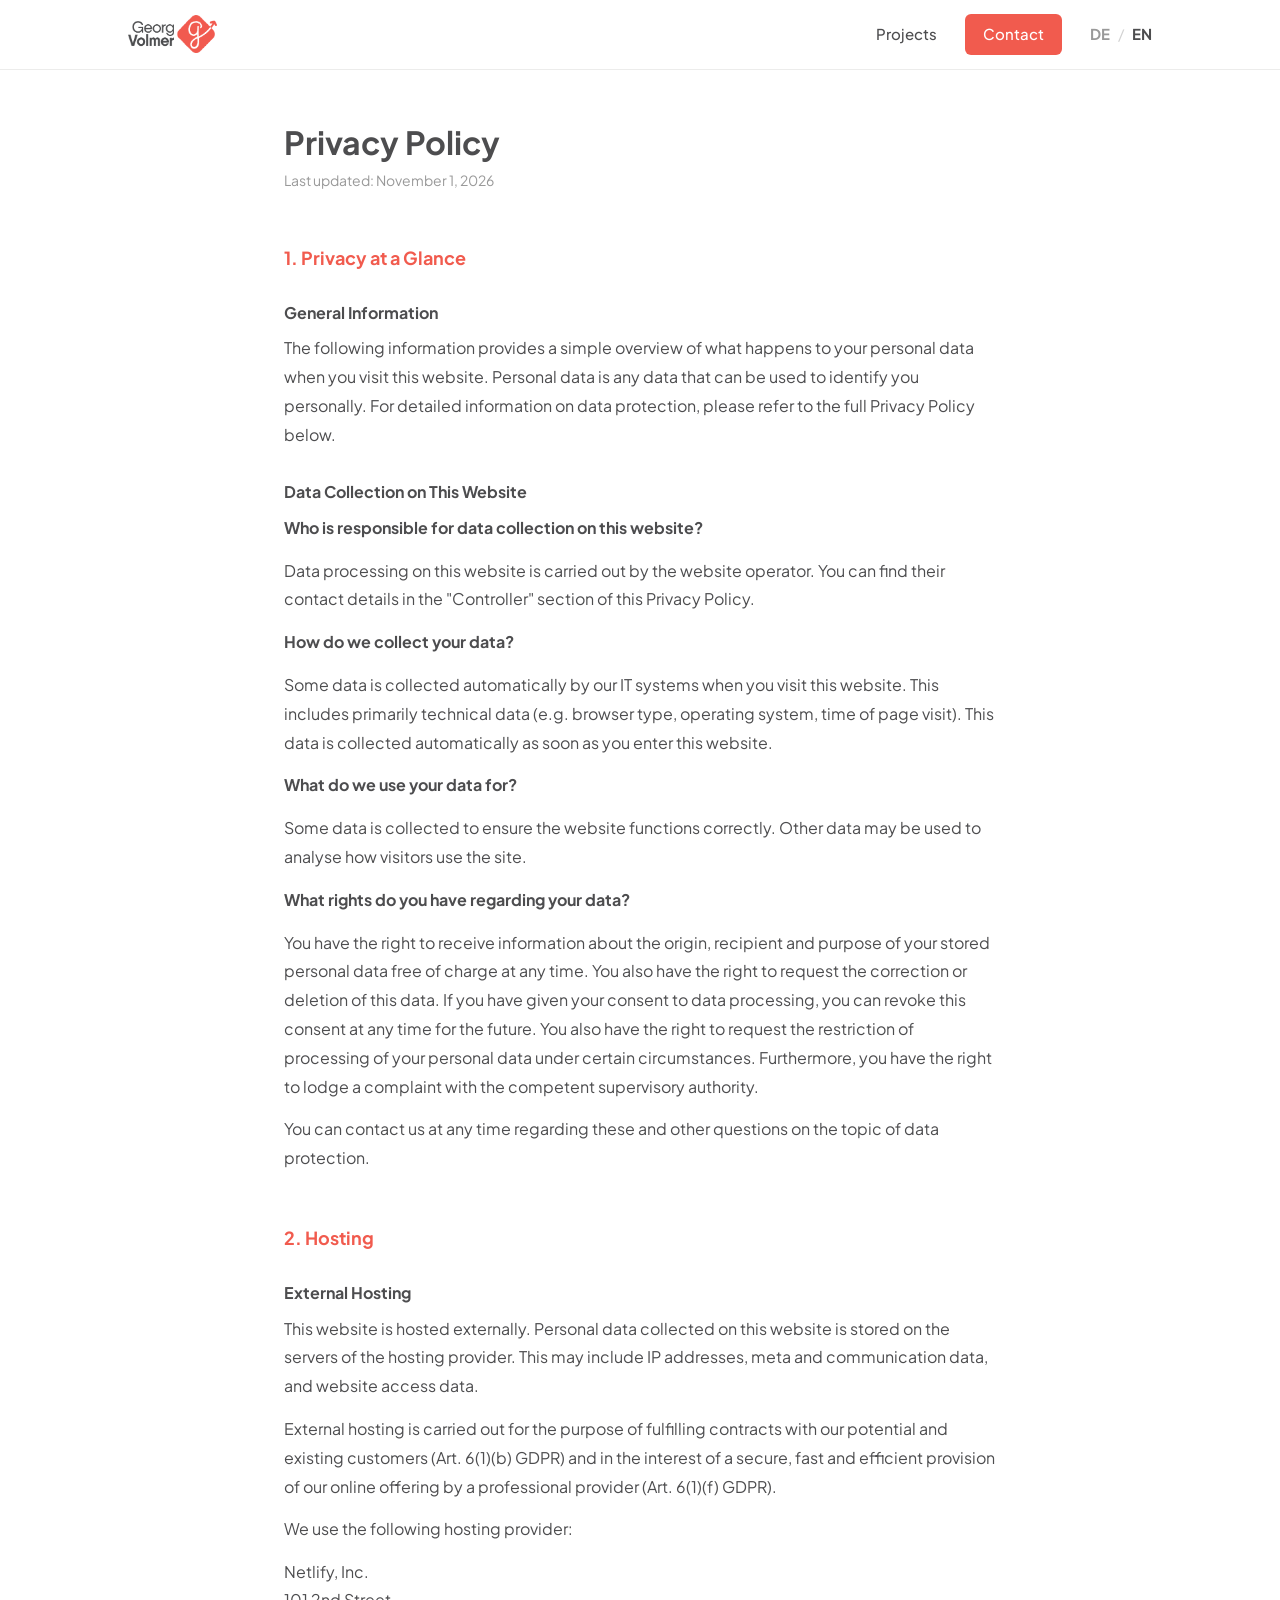
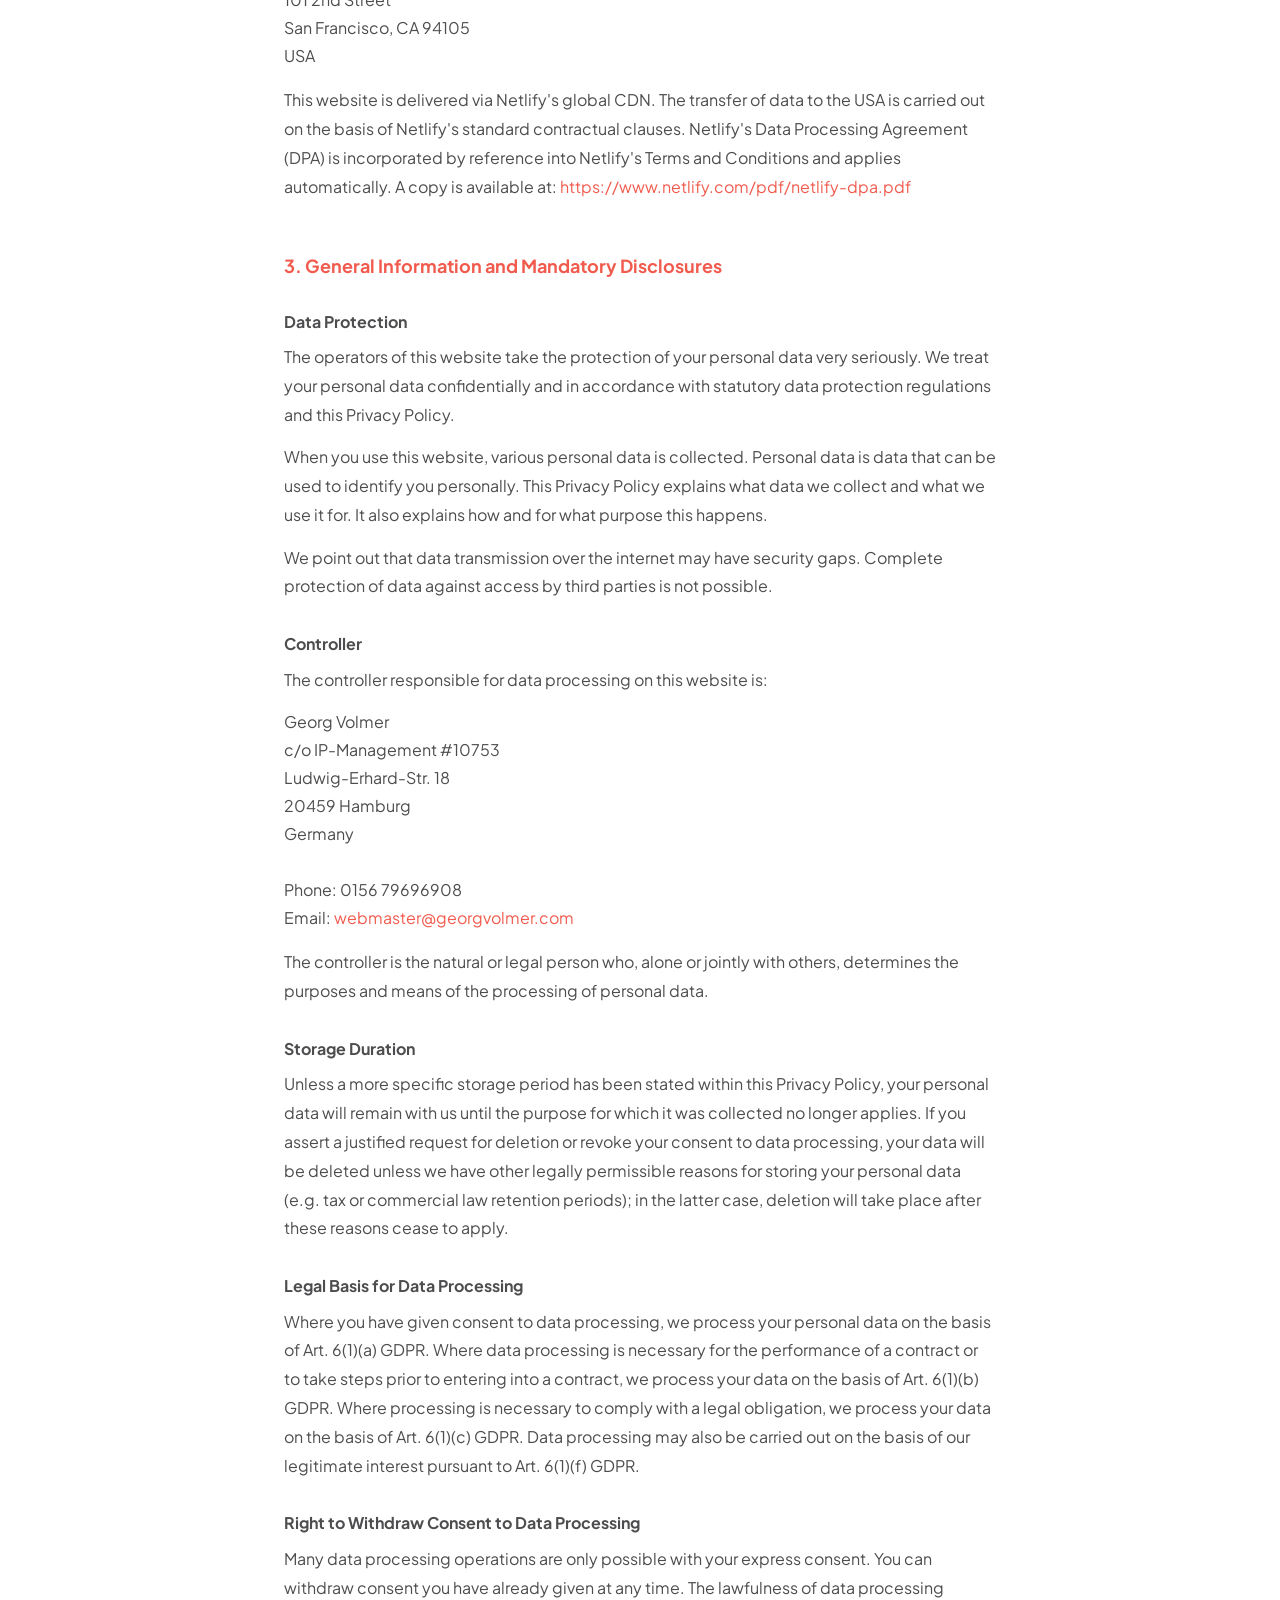
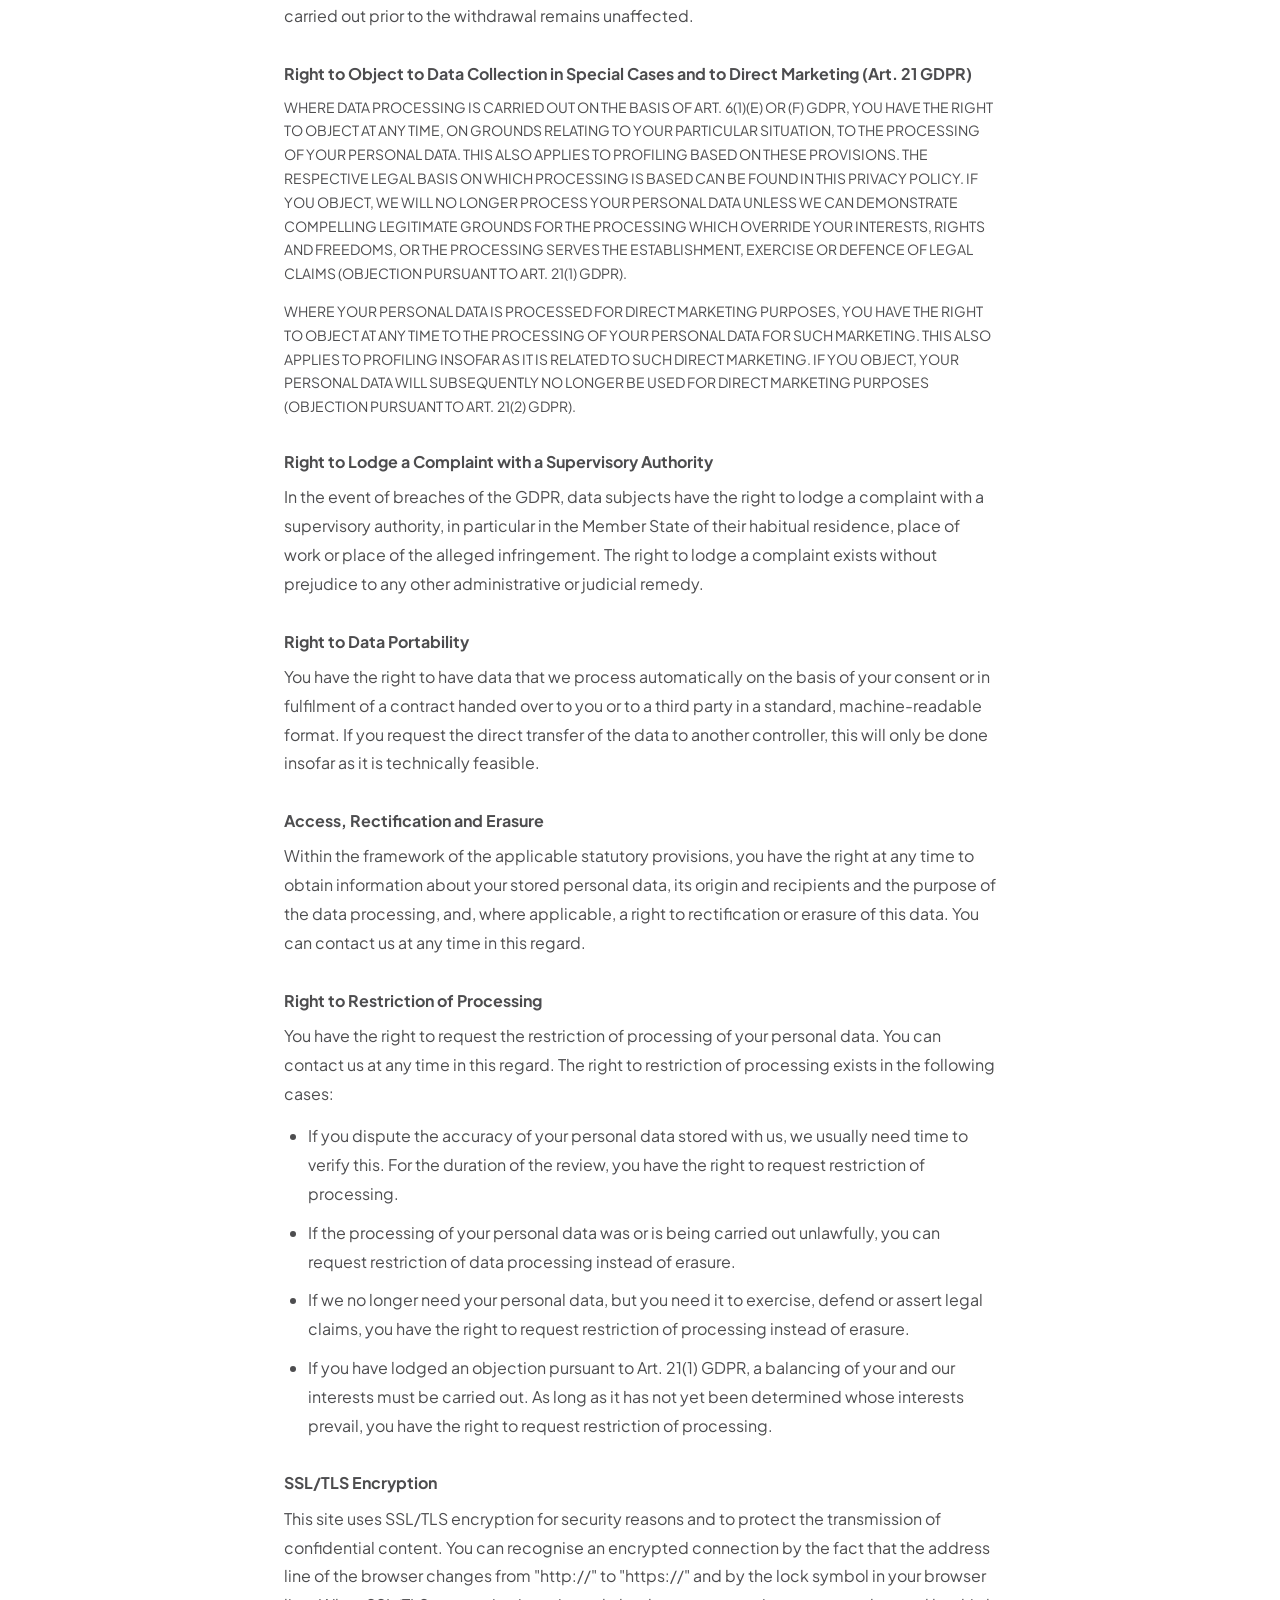
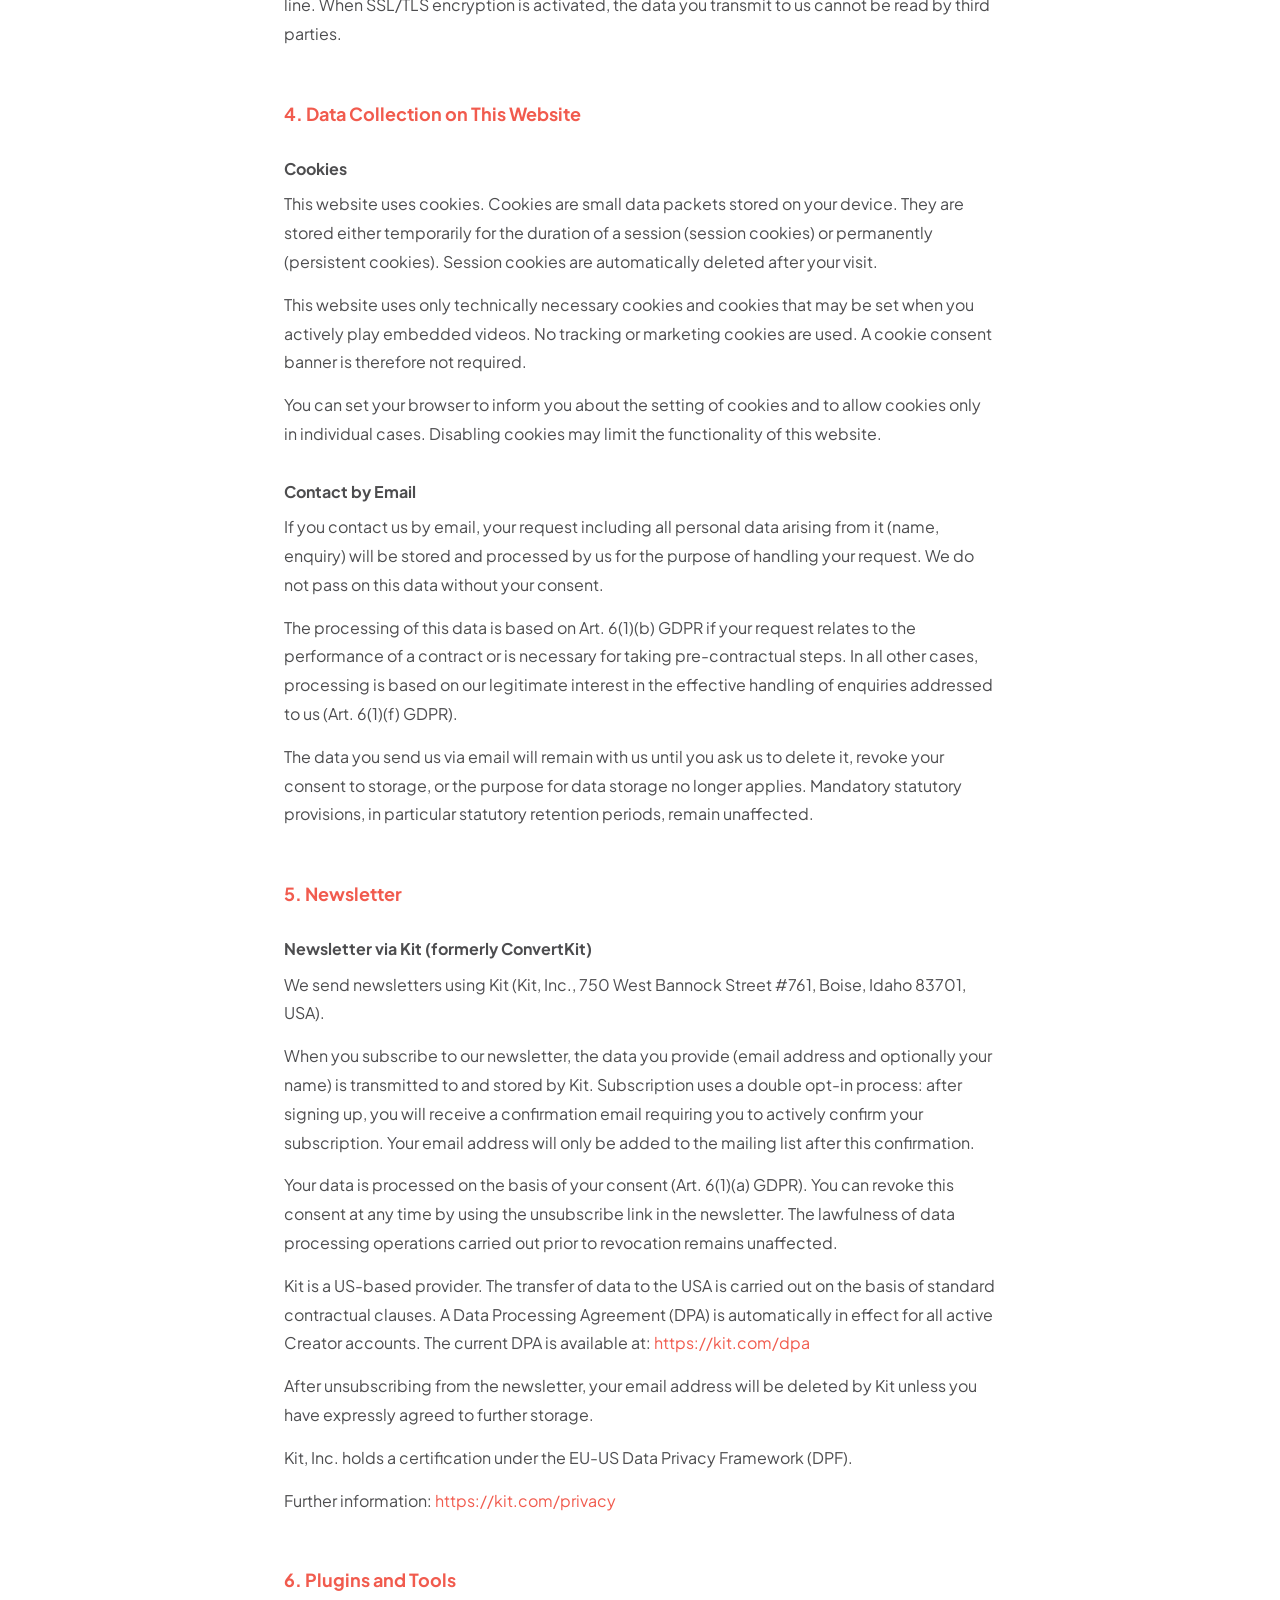
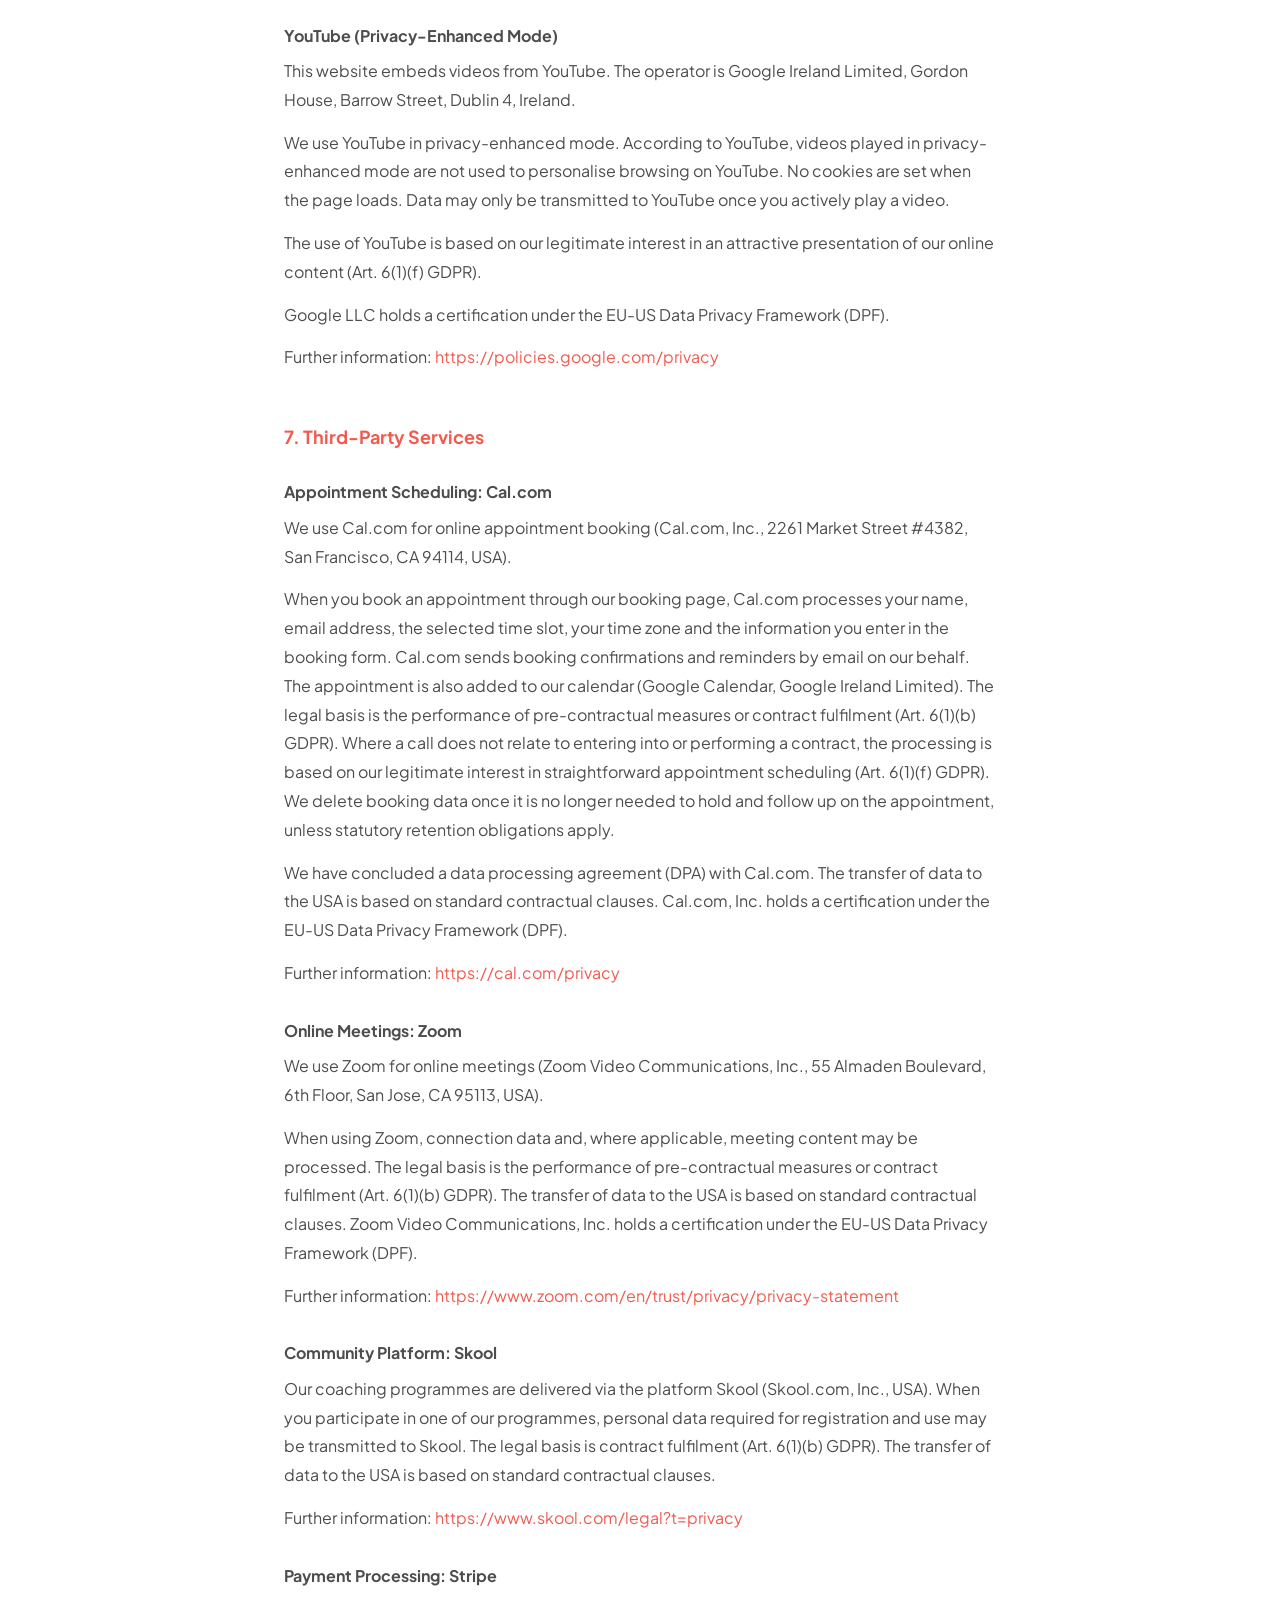
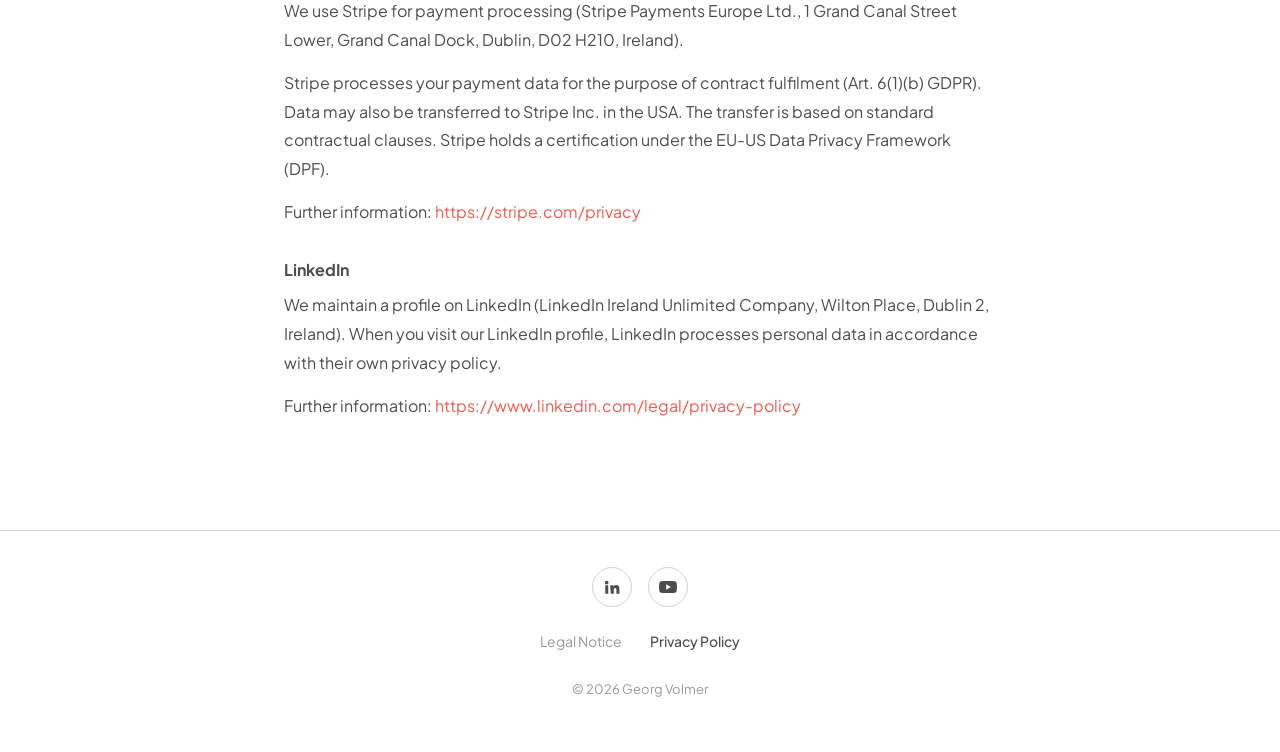
<file: privacy.html>
<!DOCTYPE html>
<html lang="en">
<head>
    <meta charset="UTF-8">
    <meta name="viewport" content="width=device-width, initial-scale=1.0">
    <title>Privacy Policy — Georg Volmer</title>
    <meta name="description" content="Privacy Policy for georgvolmer.com — information on the processing of personal data.">
    <link rel="stylesheet" href="/assets/style.css">
    <link rel="icon" type="image/png" href="/assets/Georg-Volmer-icon-RGB.png">
    <link rel="apple-touch-icon" href="/assets/Georg-Volmer-icon-RGB.png">
</head>
<body>

<header class="site-header">
    <div class="container">
        <a href="/portfolio" class="site-logo" aria-label="Georg Volmer, Portfolio">
            <img src="/assets/Georg-Volmer-logo-RGB.png" alt="Georg Volmer" height="38">
        </a>
        <nav class="site-nav" aria-label="Main navigation">
            <ul>
                <li><a href="/portfolio">Projects</a></li>
            </ul>
            <a href="/portfolio#contact" class="nav-cta">Contact</a>
            <div class="lang-switch">
                <a href="/datenschutz" lang="de" hreflang="de">DE</a>
                <span class="lang-switch-sep" aria-hidden="true">/</span>
                <span class="lang-switch-current">EN</span>
            </div>
        </nav>
    </div>
</header>

<main>
    <div class="container">

        <h1>Privacy Policy</h1>
        <p class="page-date">Last updated: November 1, 2026</p>


        <h2>1. Privacy at a Glance</h2>

        <h3>General Information</h3>
        <p>The following information provides a simple overview of what happens to your personal data when you visit this website. Personal data is any data that can be used to identify you personally. For detailed information on data protection, please refer to the full Privacy Policy below.</p>

        <h3>Data Collection on This Website</h3>

        <p><strong>Who is responsible for data collection on this website?</strong></p>
        <p>Data processing on this website is carried out by the website operator. You can find their contact details in the "Controller" section of this Privacy Policy.</p>

        <p><strong>How do we collect your data?</strong></p>
        <p>Some data is collected automatically by our IT systems when you visit this website. This includes primarily technical data (e.g. browser type, operating system, time of page visit). This data is collected automatically as soon as you enter this website.</p>

        <p><strong>What do we use your data for?</strong></p>
        <p>Some data is collected to ensure the website functions correctly. Other data may be used to analyse how visitors use the site.</p>

        <p><strong>What rights do you have regarding your data?</strong></p>
        <p>You have the right to receive information about the origin, recipient and purpose of your stored personal data free of charge at any time. You also have the right to request the correction or deletion of this data. If you have given your consent to data processing, you can revoke this consent at any time for the future. You also have the right to request the restriction of processing of your personal data under certain circumstances. Furthermore, you have the right to lodge a complaint with the competent supervisory authority.</p>
        <p>You can contact us at any time regarding these and other questions on the topic of data protection.</p>


        <h2>2. Hosting</h2>

        <h3>External Hosting</h3>
        <p>This website is hosted externally. Personal data collected on this website is stored on the servers of the hosting provider. This may include IP addresses, meta and communication data, and website access data.</p>
        <p>External hosting is carried out for the purpose of fulfilling contracts with our potential and existing customers (Art.&thinsp;6(1)(b) GDPR) and in the interest of a secure, fast and efficient provision of our online offering by a professional provider (Art.&thinsp;6(1)(f) GDPR).</p>
        <p>We use the following hosting provider:</p>
        <div class="address">
            Netlify, Inc.<br>
            101 2nd Street<br>
            San Francisco, CA 94105<br>
            USA
        </div>
        <p>This website is delivered via Netlify's global CDN. The transfer of data to the USA is carried out on the basis of Netlify's standard contractual clauses. Netlify's Data Processing Agreement (DPA) is incorporated by reference into Netlify's Terms and Conditions and applies automatically. A copy is available at: <a href="https://www.netlify.com/pdf/netlify-dpa.pdf" target="_blank" rel="noopener">https://www.netlify.com/pdf/netlify-dpa.pdf</a></p>


        <h2>3. General Information and Mandatory Disclosures</h2>

        <h3>Data Protection</h3>
        <p>The operators of this website take the protection of your personal data very seriously. We treat your personal data confidentially and in accordance with statutory data protection regulations and this Privacy Policy.</p>
        <p>When you use this website, various personal data is collected. Personal data is data that can be used to identify you personally. This Privacy Policy explains what data we collect and what we use it for. It also explains how and for what purpose this happens.</p>
        <p>We point out that data transmission over the internet may have security gaps. Complete protection of data against access by third parties is not possible.</p>

        <h3>Controller</h3>
        <p>The controller responsible for data processing on this website is:</p>
        <div class="address">
            Georg Volmer<br>
            c/o IP-Management #10753<br>
            Ludwig-Erhard-Str. 18<br>
            20459 Hamburg<br>
            Germany<br>
            <br>
            Phone: 0156 79696908<br>
            Email: <a href="mailto:webmaster@georgvolmer.com">webmaster@georgvolmer.com</a>
        </div>
        <p>The controller is the natural or legal person who, alone or jointly with others, determines the purposes and means of the processing of personal data.</p>

        <h3>Storage Duration</h3>
        <p>Unless a more specific storage period has been stated within this Privacy Policy, your personal data will remain with us until the purpose for which it was collected no longer applies. If you assert a justified request for deletion or revoke your consent to data processing, your data will be deleted unless we have other legally permissible reasons for storing your personal data (e.g. tax or commercial law retention periods); in the latter case, deletion will take place after these reasons cease to apply.</p>

        <h3>Legal Basis for Data Processing</h3>
        <p>Where you have given consent to data processing, we process your personal data on the basis of Art.&thinsp;6(1)(a) GDPR. Where data processing is necessary for the performance of a contract or to take steps prior to entering into a contract, we process your data on the basis of Art.&thinsp;6(1)(b) GDPR. Where processing is necessary to comply with a legal obligation, we process your data on the basis of Art.&thinsp;6(1)(c) GDPR. Data processing may also be carried out on the basis of our legitimate interest pursuant to Art.&thinsp;6(1)(f) GDPR.</p>

        <h3>Right to Withdraw Consent to Data Processing</h3>
        <p>Many data processing operations are only possible with your express consent. You can withdraw consent you have already given at any time. The lawfulness of data processing carried out prior to the withdrawal remains unaffected.</p>

        <h3>Right to Object to Data Collection in Special Cases and to Direct Marketing (Art.&thinsp;21 GDPR)</h3>
        <p class="legal-notice">WHERE DATA PROCESSING IS CARRIED OUT ON THE BASIS OF ART.&thinsp;6(1)(E) OR (F) GDPR, YOU HAVE THE RIGHT TO OBJECT AT ANY TIME, ON GROUNDS RELATING TO YOUR PARTICULAR SITUATION, TO THE PROCESSING OF YOUR PERSONAL DATA. THIS ALSO APPLIES TO PROFILING BASED ON THESE PROVISIONS. THE RESPECTIVE LEGAL BASIS ON WHICH PROCESSING IS BASED CAN BE FOUND IN THIS PRIVACY POLICY. IF YOU OBJECT, WE WILL NO LONGER PROCESS YOUR PERSONAL DATA UNLESS WE CAN DEMONSTRATE COMPELLING LEGITIMATE GROUNDS FOR THE PROCESSING WHICH OVERRIDE YOUR INTERESTS, RIGHTS AND FREEDOMS, OR THE PROCESSING SERVES THE ESTABLISHMENT, EXERCISE OR DEFENCE OF LEGAL CLAIMS (OBJECTION PURSUANT TO ART.&thinsp;21(1) GDPR).</p>
        <p class="legal-notice">WHERE YOUR PERSONAL DATA IS PROCESSED FOR DIRECT MARKETING PURPOSES, YOU HAVE THE RIGHT TO OBJECT AT ANY TIME TO THE PROCESSING OF YOUR PERSONAL DATA FOR SUCH MARKETING. THIS ALSO APPLIES TO PROFILING INSOFAR AS IT IS RELATED TO SUCH DIRECT MARKETING. IF YOU OBJECT, YOUR PERSONAL DATA WILL SUBSEQUENTLY NO LONGER BE USED FOR DIRECT MARKETING PURPOSES (OBJECTION PURSUANT TO ART.&thinsp;21(2) GDPR).</p>

        <h3>Right to Lodge a Complaint with a Supervisory Authority</h3>
        <p>In the event of breaches of the GDPR, data subjects have the right to lodge a complaint with a supervisory authority, in particular in the Member State of their habitual residence, place of work or place of the alleged infringement. The right to lodge a complaint exists without prejudice to any other administrative or judicial remedy.</p>

        <h3>Right to Data Portability</h3>
        <p>You have the right to have data that we process automatically on the basis of your consent or in fulfilment of a contract handed over to you or to a third party in a standard, machine-readable format. If you request the direct transfer of the data to another controller, this will only be done insofar as it is technically feasible.</p>

        <h3>Access, Rectification and Erasure</h3>
        <p>Within the framework of the applicable statutory provisions, you have the right at any time to obtain information about your stored personal data, its origin and recipients and the purpose of the data processing, and, where applicable, a right to rectification or erasure of this data. You can contact us at any time in this regard.</p>

        <h3>Right to Restriction of Processing</h3>
        <p>You have the right to request the restriction of processing of your personal data. You can contact us at any time in this regard. The right to restriction of processing exists in the following cases:</p>
        <ul>
            <li>If you dispute the accuracy of your personal data stored with us, we usually need time to verify this. For the duration of the review, you have the right to request restriction of processing.</li>
            <li>If the processing of your personal data was or is being carried out unlawfully, you can request restriction of data processing instead of erasure.</li>
            <li>If we no longer need your personal data, but you need it to exercise, defend or assert legal claims, you have the right to request restriction of processing instead of erasure.</li>
            <li>If you have lodged an objection pursuant to Art.&thinsp;21(1) GDPR, a balancing of your and our interests must be carried out. As long as it has not yet been determined whose interests prevail, you have the right to request restriction of processing.</li>
        </ul>

        <h3>SSL/TLS Encryption</h3>
        <p>This site uses SSL/TLS encryption for security reasons and to protect the transmission of confidential content. You can recognise an encrypted connection by the fact that the address line of the browser changes from "http://" to "https://" and by the lock symbol in your browser line. When SSL/TLS encryption is activated, the data you transmit to us cannot be read by third parties.</p>


        <h2>4. Data Collection on This Website</h2>

        <h3>Cookies</h3>
        <p>This website uses cookies. Cookies are small data packets stored on your device. They are stored either temporarily for the duration of a session (session cookies) or permanently (persistent cookies). Session cookies are automatically deleted after your visit.</p>
        <p>This website uses only technically necessary cookies and cookies that may be set when you actively play embedded videos. No tracking or marketing cookies are used. A cookie consent banner is therefore not required.</p>
        <p>You can set your browser to inform you about the setting of cookies and to allow cookies only in individual cases. Disabling cookies may limit the functionality of this website.</p>

        <h3>Contact by Email</h3>
        <p>If you contact us by email, your request including all personal data arising from it (name, enquiry) will be stored and processed by us for the purpose of handling your request. We do not pass on this data without your consent.</p>
        <p>The processing of this data is based on Art.&thinsp;6(1)(b) GDPR if your request relates to the performance of a contract or is necessary for taking pre-contractual steps. In all other cases, processing is based on our legitimate interest in the effective handling of enquiries addressed to us (Art.&thinsp;6(1)(f) GDPR).</p>
        <p>The data you send us via email will remain with us until you ask us to delete it, revoke your consent to storage, or the purpose for data storage no longer applies. Mandatory statutory provisions, in particular statutory retention periods, remain unaffected.</p>


        <h2>5. Newsletter</h2>

        <h3>Newsletter via Kit (formerly ConvertKit)</h3>
        <p>We send newsletters using Kit (Kit, Inc., 750 West Bannock Street #761, Boise, Idaho 83701, USA).</p>
        <p>When you subscribe to our newsletter, the data you provide (email address and optionally your name) is transmitted to and stored by Kit. Subscription uses a double opt-in process: after signing up, you will receive a confirmation email requiring you to actively confirm your subscription. Your email address will only be added to the mailing list after this confirmation.</p>
        <p>Your data is processed on the basis of your consent (Art.&thinsp;6(1)(a) GDPR). You can revoke this consent at any time by using the unsubscribe link in the newsletter. The lawfulness of data processing operations carried out prior to revocation remains unaffected.</p>
        <p>Kit is a US-based provider. The transfer of data to the USA is carried out on the basis of standard contractual clauses. A Data Processing Agreement (DPA) is automatically in effect for all active Creator accounts. The current DPA is available at: <a href="https://kit.com/dpa" target="_blank" rel="noopener">https://kit.com/dpa</a></p>
        <p>After unsubscribing from the newsletter, your email address will be deleted by Kit unless you have expressly agreed to further storage.</p>
        <p>Kit, Inc. holds a certification under the EU-US Data Privacy Framework (DPF).</p>
        <p>Further information: <a href="https://kit.com/privacy" target="_blank" rel="noopener">https://kit.com/privacy</a></p>


        <h2>6. Plugins and Tools</h2>

        <h3>YouTube (Privacy-Enhanced Mode)</h3>
        <p>This website embeds videos from YouTube. The operator is Google Ireland Limited, Gordon House, Barrow Street, Dublin 4, Ireland.</p>
        <p>We use YouTube in privacy-enhanced mode. According to YouTube, videos played in privacy-enhanced mode are not used to personalise browsing on YouTube. No cookies are set when the page loads. Data may only be transmitted to YouTube once you actively play a video.</p>
        <p>The use of YouTube is based on our legitimate interest in an attractive presentation of our online content (Art.&thinsp;6(1)(f) GDPR).</p>
        <p>Google LLC holds a certification under the EU-US Data Privacy Framework (DPF).</p>
        <p>Further information: <a href="https://policies.google.com/privacy" target="_blank" rel="noopener">https://policies.google.com/privacy</a></p>


        <h2>7. Third-Party Services</h2>

        <h3>Appointment Scheduling: Cal.com</h3>
        <p>We use Cal.com for online appointment booking (Cal.com, Inc., 2261 Market Street #4382, San Francisco, CA 94114, USA).</p>
        <p>When you book an appointment through our booking page, Cal.com processes your name, email address, the selected time slot, your time zone and the information you enter in the booking form. Cal.com sends booking confirmations and reminders by email on our behalf. The appointment is also added to our calendar (Google Calendar, Google Ireland Limited). The legal basis is the performance of pre-contractual measures or contract fulfilment (Art.&thinsp;6(1)(b) GDPR). Where a call does not relate to entering into or performing a contract, the processing is based on our legitimate interest in straightforward appointment scheduling (Art.&thinsp;6(1)(f) GDPR). We delete booking data once it is no longer needed to hold and follow up on the appointment, unless statutory retention obligations apply.</p>
        <p>We have concluded a data processing agreement (DPA) with Cal.com. The transfer of data to the USA is based on standard contractual clauses. Cal.com, Inc. holds a certification under the EU-US Data Privacy Framework (DPF).</p>
        <p>Further information: <a href="https://cal.com/privacy" target="_blank" rel="noopener">https://cal.com/privacy</a></p>

        <h3>Online Meetings: Zoom</h3>
        <p>We use Zoom for online meetings (Zoom Video Communications, Inc., 55 Almaden Boulevard, 6th Floor, San Jose, CA 95113, USA).</p>
        <p>When using Zoom, connection data and, where applicable, meeting content may be processed. The legal basis is the performance of pre-contractual measures or contract fulfilment (Art.&thinsp;6(1)(b) GDPR). The transfer of data to the USA is based on standard contractual clauses. Zoom Video Communications, Inc. holds a certification under the EU-US Data Privacy Framework (DPF).</p>
        <p>Further information: <a href="https://www.zoom.com/en/trust/privacy/privacy-statement" target="_blank" rel="noopener">https://www.zoom.com/en/trust/privacy/privacy-statement</a></p>

        <h3>Community Platform: Skool</h3>
        <p>Our coaching programmes are delivered via the platform Skool (Skool.com, Inc., USA). When you participate in one of our programmes, personal data required for registration and use may be transmitted to Skool. The legal basis is contract fulfilment (Art.&thinsp;6(1)(b) GDPR). The transfer of data to the USA is based on standard contractual clauses.</p>
        <p>Further information: <a href="https://www.skool.com/legal?t=privacy" target="_blank" rel="noopener">https://www.skool.com/legal?t=privacy</a></p>

        <h3>Payment Processing: Stripe</h3>
        <p>We use Stripe for payment processing (Stripe Payments Europe Ltd., 1 Grand Canal Street Lower, Grand Canal Dock, Dublin, D02 H210, Ireland).</p>
        <p>Stripe processes your payment data for the purpose of contract fulfilment (Art.&thinsp;6(1)(b) GDPR). Data may also be transferred to Stripe Inc. in the USA. The transfer is based on standard contractual clauses. Stripe holds a certification under the EU-US Data Privacy Framework (DPF).</p>
        <p>Further information: <a href="https://stripe.com/privacy" target="_blank" rel="noopener">https://stripe.com/privacy</a></p>

        <h3>LinkedIn</h3>
        <p>We maintain a profile on LinkedIn (LinkedIn Ireland Unlimited Company, Wilton Place, Dublin 2, Ireland). When you visit our LinkedIn profile, LinkedIn processes personal data in accordance with their own privacy policy.</p>
        <p>Further information: <a href="https://www.linkedin.com/legal/privacy-policy" target="_blank" rel="noopener">https://www.linkedin.com/legal/privacy-policy</a></p>

    </div>
</main>

<footer class="site-footer">
    <div class="container">
        <div class="footer-social">
            <a href="https://www.linkedin.com/in/georg-volmer" target="_blank" rel="noopener" aria-label="Georg Volmer on LinkedIn">
                <svg viewBox="0 0 24 24" fill="currentColor" aria-hidden="true"><path d="M4.98 3.5a2.5 2.5 0 1 1 0 5 2.5 2.5 0 0 1 0-5zM3 9.75h4V21H3zM9.5 9.75h3.8v1.6h.05c.53-1 1.83-2.05 3.77-2.05 4.03 0 4.78 2.65 4.78 6.1V21h-4v-4.9c0-1.17-.02-2.68-1.63-2.68-1.64 0-1.89 1.28-1.89 2.6V21h-4z"/></svg>
            </a>
            <a href="https://www.youtube.com/@georgvolmer" target="_blank" rel="noopener" aria-label="Georg Volmer on YouTube">
                <svg viewBox="0 0 24 24" fill="currentColor" aria-hidden="true"><path d="M23.5 6.5a3 3 0 0 0-2.1-2.1C19.5 3.9 12 3.9 12 3.9s-7.5 0-9.4.5A3 3 0 0 0 .5 6.5 31 31 0 0 0 0 12a31 31 0 0 0 .5 5.5 3 3 0 0 0 2.1 2.1c1.9.5 9.4.5 9.4.5s7.5 0 9.4-.5a3 3 0 0 0 2.1-2.1A31 31 0 0 0 24 12a31 31 0 0 0-.5-5.5zM9.6 15.6V8.4l6.3 3.6z"/></svg>
            </a>
        </div>
        <ul class="footer-nav">
            <li><a href="/impressum" hreflang="de">Legal Notice</a></li>
            <li><a href="/privacy" aria-current="page">Privacy Policy</a></li>
        </ul>
        <p class="footer-copy">&copy; 2026 Georg Volmer</p>
    </div>
</footer>

</body>
</html>
</file>
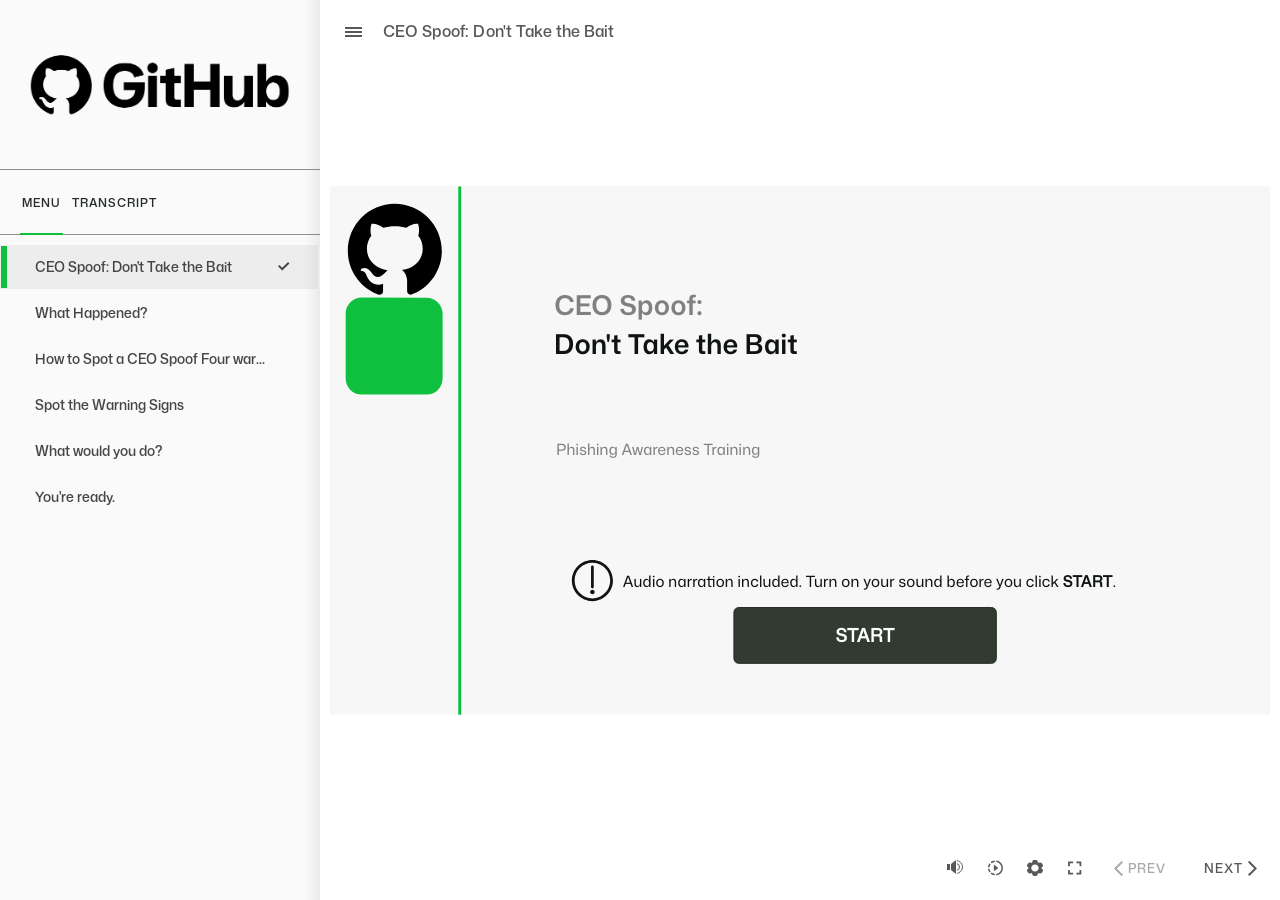
<file: projects/ceo-spoof/story.html>
﻿<!doctype html>
<html lang="en-US">
<head>
  <meta charset="utf-8">
  <!-- Created using Storyline 360 x64 - http://www.articulate.com  -->
  <!-- version: 3.121.37380.0 -->
  <title>CEO Spoof: Don&#39;t Take the Bait</title>
  <meta http-equiv="x-ua-compatible" content="IE=edge"/>
  <meta name="viewport" content="width=device-width,initial-scale=1,user-scalable=no,shrink-to-fit=no,minimal-ui"/>
  <meta name="apple-mobile-web-app-capable" content="yes"/>
  <style>
    html, body { height: 100%; padding: 0; margin: 0 }
    #app { height: 100%; width: 100%; }
  </style>

  <script>
    window.DS = {};
    window.globals = {
      DATA_PATH_BASE: '',
      HAS_FRAME: true,
      HAS_SLIDE: true,

      lmsPresent: false,
      tinCanPresent: false,
      cmi5Present: false,
      aoSupport: false,
      scale: 'Scaled',
      captureRc: false,
      browserSize: 'optimal',
      bgColor: '#FFFFFF',
      features: 'DropInBase,JsInteractions,LoadPromiseUpgrade,Localization,MediaPromiseUpgrade,PlayerMemoryEnhancements,SlideLevelScale',
      themeName: 'unified',
      preloaderColor: '#8C8C8C',
      suppressAnalytics: false,
      productChannel: 'stable',
      publishSource: 'storyline',
      aid: 'aid|22aac60d-05e3-53e5-8ff9-e3ea161c3bd1',
      cid: '0c05018f-e3e3-4b30-833a-2b639b1a1ebb',
      playerVersion: '3.121.37380.0',
      publishTimestamp: '2026-07-29T15:07:05.1530324Z',
      maxIosVideoElements: 10,
      connectionSettings: { message: 'You%20are%20offline.%20Trying%20to%20reconnect...', useDarkTheme: true, mode: 'disabled' },
      hasFeature: function(feature) {
        return this.features.split(',').includes(feature);
      },
      
      parseParams: function(qs) {
        if (window.globals.parsedParams != null) {
          return window.globals.parsedParams;
        }
        qs = (qs || window.location.search.substr(1)).split('+').join(' ');
        var params = {},
            tokens,
            re = /[?&]?([^=]+)=([^&]*)/g;

        while (tokens = re.exec(qs)) {
          params[decodeURIComponent(tokens[1]).trim()] =
            decodeURIComponent(tokens[2]).trim();
        }
        window.globals.parsedParams = params;
        return params;
      }

    };

    if (window.flagsUnderTest != null) {
      window.globals.features = window.flagsUnderTest.reduce((accum, feature) => {
        if (!accum.includes(feature)) {
          accum.push(feature);
        }
        return accum;
      }, window.globals.features.split(',')).join();
    }
  </script>
  <script>
    var isIe11 = ('ActiveXObject' in window || window.MSBlobBuilder != null)
      && window.msCrypto != null && !window.ActiveXObject;
    if (isIe11) {
      window.globals.unsupportedBrowser = true;
      document.write(atob('[base64]'));
    }
  </script>

  <script>
    if (window.globals.hasFeature('Localization')) {
      
      
    }
  </script>

  
  
  <script>window.THREE = { };</script>
  
</head>
<body style="background: #FFFFFF" class="cs-HTML theme-unified">
  <!-- 360 -->
  <script>!function(){var e,i=/iPhone/i,o=/iPod/i,n=/iPad/i,t=/\biOS-universal(?:.+)Mac\b/i,r=/\bAndroid(?:.+)Mobile\b/i,a=/Android/i,d=/(?:SD4930UR|\bSilk(?:.+)Mobile\b)/i,p=/Silk/i,l=/Windows Phone/i,u=/\bWindows(?:.+)ARM\b/i,b=/BlackBerry/i,s=/BB10/i,c=/Opera Mini/i,f=/\b(CriOS|Chrome)(?:.+)Mobile/i,h=/Mobile(?:.+)Firefox\b/i,v=function(e){return void 0!==e&&"MacIntel"===e.platform&&"number"==typeof e.maxTouchPoints&&e.maxTouchPoints>1&&"undefined"==typeof MSStream};e=function(e){var m={userAgent:"",platform:"",maxTouchPoints:0};e||"undefined"==typeof navigator?"string"==typeof e?m.userAgent=e:e&&e.userAgent&&(m={userAgent:e.userAgent,platform:e.platform,maxTouchPoints:e.maxTouchPoints||0}):m={userAgent:navigator.userAgent,platform:navigator.platform,maxTouchPoints:navigator.maxTouchPoints||0};var g=m.userAgent,y=g.split("[FBAN");void 0!==y[1]&&(g=y[0]),void 0!==(y=g.split("Twitter"))[1]&&(g=y[0]);var A=function(e){return function(i){return i.test(e)}}(g),w={apple:{phone:A(i)&&!A(l),ipod:A(o),tablet:!A(i)&&(A(n)||v(m))&&!A(l),universal:A(t),device:(A(i)||A(o)||A(n)||A(t)||v(m))&&!A(l)},amazon:{phone:A(d),tablet:!A(d)&&A(p),device:A(d)||A(p)},android:{phone:!A(l)&&A(d)||!A(l)&&A(r),tablet:!A(l)&&!A(d)&&!A(r)&&(A(p)||A(a)),device:!A(l)&&(A(d)||A(p)||A(r)||A(a))||A(/\bokhttp\b/i)},windows:{phone:A(l),tablet:A(u),device:A(l)||A(u)},other:{blackberry:A(b),blackberry10:A(s),opera:A(c),firefox:A(h),chrome:A(f),device:A(b)||A(s)||A(c)||A(h)||A(f)},any:!1,phone:!1,tablet:!1};return w.any=w.apple.device||w.android.device||w.windows.device||w.other.device,w.phone=w.apple.phone||w.android.phone||w.windows.phone,w.tablet=w.apple.tablet||w.android.tablet||w.windows.tablet,w}(),"object"==typeof exports&&"undefined"!=typeof module?module.exports=e:"function"==typeof define&&define.amd?define((function(){return e})):this.isMobile=e}();
    window.isMobile.apple.tablet = window.isMobile.apple.tablet ||
      (navigator.platform === 'MacIntel' && navigator.maxTouchPoints > 1);
    window.isMobile.apple.device = window.isMobile.apple.device || window.isMobile.apple.tablet;
    window.isMobile.tablet = window.isMobile.tablet || window.isMobile.apple.tablet;
    window.isMobile.any = window.isMobile.any || window.isMobile.apple.tablet;
  </script>

  <div id="focus-sink" tabindex="-1"></div>

  <div id="preso"></div>
  <script>
    (function() {

      var classTypes = [ 'desktop', 'mobile', 'phone', 'tablet' ];

      var addDeviceClasses = function(prefix, testObj) {
        var curr, i;
        for (i = 0; i < classTypes.length; i++) {
          curr = classTypes[i];
          if (testObj[curr]) {
            document.body.classList.add(prefix + curr);
          }
        }
      };

      var params = window.globals.parseParams(),
          isDevicePreview = params.devicepreview === '1',
          isPhoneOverride = params.deviceType === 'phone' || (isDevicePreview && params.phone == '1'),
          isTabletOverride = (params.deviceType === 'tablet' || isDevicePreview) && !isPhoneOverride,
          isMobileOverride = isPhoneOverride || isTabletOverride;

      var deviceView = {
        desktop: !window.isMobile.any && !isMobileOverride,
        mobile: window.isMobile.any || isMobileOverride,
        phone: isPhoneOverride || (window.isMobile.phone && !isTabletOverride),
        tablet: isTabletOverride || window.isMobile.tablet
      };

      window.globals.deviceView = deviceView;
      window.isMobile.desktop = !window.isMobile.any;
      window.isMobile.mobile = window.isMobile.any;

      addDeviceClasses('view-', deviceView);

    })();
  </script>
  
  <script src='story_content/triggers.js' type=text/javascript></script>
<script src='story_content/user.js' type=text/javascript></script>
  <div class="slide-loader"></div>

  <script>
    var doc = document, loader = doc.body.querySelector('.slide-loader'); [ 1, 2, 3 ].forEach(function(n) { var d = doc.createElement('div'); d.style.backgroundColor = window.globals.preloaderColor; d.classList.add('mobile-loader-dot'); d.classList.add('dot' + n); loader.appendChild(d); });
  </script>

  <div class="mobile-load-title-overlay" style="display: none">
    <div class="mobile-load-title">CEO Spoof: Don&#39;t Take the Bait</div>
  </div>

  <div class="mobile-chrome-warning"></div>

  
<style>
  .warn-connection-dialog {
    display: none;
    background: transparent;
    pointer-events: all;
    position: fixed;
    left: 0;
    top: 0;
    width: 100%;
    height: 100%;
    z-index: 999;
  }

  .warn-connection-content {
    pointer-events: all;
    border-radius: 4px;
    background: white;
    border: 1px solid #E7E7E7;
    color: #333333;
    box-shadow: 0 2px 4px rgba(0, 0, 0, 0.25);
    transition: all 150ms ease-out;
    position: absolute;
    white-space: nowrap;
  }

  .view-phone.is-landscape .warn-connection-content {
    left: 23px;
    bottom: 23px;
  }

  .view-tablet.is-landscape .warn-connection-content {
    left: 50%;
    top: 20px;
    transform: translateX(-50%);
  }

  .view-mobile.is-portrait .warn-connection-content {
    transform: translate(-50%, calc(-100% - 15px));
  }

  .warn-connection-content p {
    display: inline-block;
    margin: 0 8px 0 0;
    line-height: 33px;
    font-size: 11px;
  }

  .warn-connection-content svg {
    position: relative;
    vertical-align: middle;
    margin: 0 2px 2px 8px;
  }

  .view-desktop .warn-connection-content {
    left: 1.5em;
    bottom: 1.5em;
  }

  .view-desktop .warn-connection-content p {
    font-size: 1.1em;
  }

  .is-offline .warn-connection-dialog {
    display: block;
  }

  .is-offline .cs-panel * {
    pointer-events: none !important;
  }

  .is-offline .cs-panel {
    pointer-events: all !important;
  }

  .is-offline #nav-controls * {
    pointer-events: none !important;
  }

  .is-offline #nav-controls {
    pointer-events: all !important;
  }
</style>

<div class="warn-connection-dialog" role="alertdialog" aria-modal="true" tabindex="0" aria-labelledby="warn-connection-message">
  <div class="warn-connection-content">
    <svg width="17" height="15" viewBox="0 0 17 15" xmlns="http://www.w3.org/2000/svg">
      <path fill="#8F0000" stroke="white" d="M16.07,12.98 L15.88,12.23 L9.51,1.21 C8.97,0.26,7.6,0.26,7.06,1.21 L0.69,12.23 C0.15,13.16,0.81,14.36,1.91,14.36 H14.65 C15.47,14.36,16.05,13.7,16.07,12.98 Z"/>
      <path fill="white" stroke="white" d="M8.58,5.5 C8.35,5.28,8.5,5.35,8.21,5.32 C8.09,5.35,7.97,5.49,7.96,5.67 C7.97,5.79,7.98,5.92,7.98,6.04 L7.98,6.04 C7.99,6.17,8,6.31,8.01,6.43 L8.01,6.44 C8.03,6.92,8.06,7.41,8.09,7.9 L8.09,7.9 C8.12,8.39,8.14,8.88,8.17,9.37 C8.17,9.39,8.18,9.42,8.2,9.44 C8.23,9.46,8.25,9.47,8.28,9.47 C8.31,9.47,8.34,9.46,8.35,9.44 C8.37,9.43,8.38,9.4,8.39,9.35 L8.39,9.34 C8.39,9.24,8.4,9.15,8.4,9.05 L8.4,9.05 C8.41,8.96,8.41,8.86,8.42,8.75 C8.43,8.44,8.45,8.12,8.47,7.81 L8.47,7.81 C8.49,7.49,8.51,7.18,8.53,6.87 C8.55,6.46,8.56,6.05,8.59,5.64 L8.6,5.62 C8.6,5.57,8.59,5.53,8.58,5.5 L8.21,5.32 Z"/>
      <circle fill="white" stroke="white" cx="8.3" cy="11.35" r="0.3"/>
    </svg>
    <p id="warn-connection-message">You are offline. Trying to reconnect...</p>
  </div>
</div>

<script>
  (function() {
    window.DS.connection = {
      warningShown: false,
      assets: {},
      loadingAssetGroup: false,
      retryDelay: 500
    };

    var connectionSettings = window.globals.connectionSettings || {};

    var useConnectionMessages = window.AbortController != null &&
      window.location.protocol != 'file:' &&
      connectionSettings.mode === 'normal';

    window.DS.connection.useConnectionMessages = useConnectionMessages;

    var assetCount = 0;
    var checkLoadedId;


    if (useConnectionMessages && connectionSettings != null) {
      var contentEl = document.querySelector('.warn-connection-content');
      var messageEl = contentEl.querySelector('p');

      if (connectionSettings.useDarkTheme) {
        contentEl.style.borderColor = '#BABBBA';
        contentEl.style.backgroundColor = '#282828';
        contentEl.style.color = '#FFFFFF';
      }

      if (connectionSettings.message != null) {
        messageEl.textContent = window.decodeURIComponent(connectionSettings.message);
      }
    }

    function checkAssetsReady() {
      for (var i in DS.connection.assets) {
        if (!DS.connection.assets[i].success) {
          return false;
        }
      }
      return true;
    }

    function stopAssetGroup() {
      if (!useConnectionMessages) { return; }

      assetCount = 0;

      DS.connection.oldAssetGroup = DS.connection.assets;
      DS.connection.assets = {};
      DS.connection.loadingAssetGroup = false;
      clearInterval(checkLoadedId);
    }

    function startAssetGroup() {
      if (!useConnectionMessages) { return; }
      var ticks = 0;
      clearInterval(checkLoadedId);
      checkLoadedId = setInterval(function() {
        var loaded = 0;
        if (assetCount === 0 && loaded === 0) {
          clearInterval(checkLoadedId);
          return;
        }

        for (var i in DS.connection.assets) {
          if (DS.connection.assets[i].success) {
            loaded++;
          }
        }

        if (assetCount === loaded && checkAssetsReady()) {
          for (var i in DS.connection.assets) {
            if (DS.connection.assets[i].action) {
              DS.connection.assets[i].action();
            }
          }
          hideWarning();
          stopAssetGroup();
        }
      }, 100)
    }

    function requiredAsset(url, action, retry, type) {
      if (!useConnectionMessages) { return; }
      if (DS.connection.assets[url]) { return; }

      DS.connection.assets[url] = {
        success: false, action: action, retry: retry, type: type
      };
      assetCount = Object.keys(DS.connection.assets).length;
      if (!DS.connection.loadingAssetGroup) {
        startAssetGroup();
      }
      DS.connection.loadingAssetGroup = true;
    }

    function assetLoaded(url) {
      if (!useConnectionMessages) { return; }
      if (DS.connection.assets[url]) {
        DS.connection.assets[url].success = true;
      }
    }

    function assetFailed(url) {
      if (!useConnectionMessages) { return; }
      if (!DS.connection.assets[url]) {
        if (/\.js$/.test(url) && url.indexOf('transcripts') === -1) {
          setTimeout(function() {
            if (DS.connection.lastSlideLoaded != null) {
              DS.connection.lastSlideLoaded();
            }
          }, DS.connection.retryDelay);
        }
        return;
      }
      if (!DS.connection.warningShown) { showWarning(); }
      if (DS.connection.assets[url].retry) {
        setTimeout(function() {
          if (!DS.connection.assets[url].success) {
            DS.connection.assets[url].retry()
          }
        }, DS.connection.retryDelay);
      }
    }

    function hideWarning() {
      document.body.classList.remove('is-offline');
      DS.connection.warningShown = false;
      enableKeys();
    }
    DS.connection.hideWarning = hideWarning

    function showWarning(btn) {
      document.body.classList.add('is-offline')
      DS.connection.warningShown = true;
      updateWarningPosition();
      disableKeys();
    }

    function updateWarningPosition() {
      if (!DS.connection.warningShown) {
        return;
      }

      var isPortrait = document.body.classList.contains('is-portrait');
      var isMobile = document.body.classList.contains('view-mobile');
      var warningEl = document.querySelector('.warn-connection-content');

      if (isPortrait && isMobile) {
        var slide = document.querySelector('.primary-slide');
        var slideRect = slide != null
          ? slide.getBoundingClientRect()
          : { top: window.innerHeight, left: 0, width: window.innerWidth };

        warningEl.style.top = `${slideRect.top}px`
        warningEl.style.left = `${slideRect.left + slideRect.width / 2}px`
      } else {
        warningEl.style.top = null;
        warningEl.style.left = null;
      }

      window.requestAnimationFrame(updateWarningPosition);
    }

    function onDisableKeyDown(e) {
      e.preventDefault();
      e.stopImmediatePropagation();
    }

    function onDisableKeyUp(e) {
      e.preventDefault();
      e.stopImmediatePropagation();
    }

    var accStyle = document.createElement('style');
    var warnDialogEl = document.querySelector('.warn-connection-dialog');

    function disableKeys() {
      if (DS.views && DS.views.nsStack && DS.views.nsStack.length === 1) {
        DS.views.nsStack[0].tabReachable = false
        DS.views.nsStack[0].updateTabIndex(true);
      }

      accStyle.innerHTML = '.acc-shadow-dom { display: none; }';
      document.body.appendChild(accStyle);

      warnDialogEl.parentNode.append(warnDialogEl);
      warnDialogEl.focus();
    }

    function enableKeys() {
      accStyle.remove();
      if (DS.views && DS.views.nsStack && DS.views.nsStack.length === 1 && DS.views.nsStack[0].name === '_frame') {
        DS.views.nsStack[0].tabReachable = true;
        DS.views.nsStack[0].updateTabIndex();
      }
    }

    // these will all be noops if the feature flag isn't set in
    // the data and `window.globals.features`
    DS.connection.requiredAsset = requiredAsset;
    DS.connection.assetLoaded = assetLoaded;
    DS.connection.assetFailed = assetFailed;
    DS.connection.stopAssetGroup = stopAssetGroup;
    DS.connection.startAssetGroup = startAssetGroup;
  })();
</script>


  <script>
    
    if (window.autoSpider && window.vInterfaceObject) {
      document.querySelector('.mobile-load-title-overlay').style.display = 'none';
    }
  </script>

  

  <link rel="stylesheet" href="html5/data/css/output.min.css" data-noprefix/>
</body>
<script src="html5/lib/scripts/bootstrapper.min.js"></script>
</html>
</file>
<file: assets/style.css>
/* ============================================================
   Georg Volmer — Legal Pages Stylesheet
   Version: 2026-06-26
   ============================================================

   SCHRIFTARTEN EINRICHTEN (einmalig):
   1. Gehe zu fonts.google.com/specimen/Plus+Jakarta+Sans
   2. Klicke "Get font" → "Download all"
   3. Entpacke das ZIP
   4. Konvertiere die TTF-Dateien zu WOFF2 unter fontsquirrel.com/tools/webfont-generator
      (Preset "Optimal" waehlen, nur WOFF2 ankreuzen)
   5. Benenne die Dateien um und lade sie in den fonts/-Ordner deines GitHub-Repos:
      fonts/PlusJakartaSans-Regular.woff2    (weight 400)
      fonts/PlusJakartaSans-Medium.woff2     (weight 500)
      fonts/PlusJakartaSans-Bold.woff2       (weight 700)

   LOGO EINRICHTEN:
   Lade Georg-Volmer-logo-RGB.png in den assets/-Ordner deines GitHub-Repos.
   ============================================================ */


/* --- Schriftarten --- */

@font-face {
    font-family: 'Plus Jakarta Sans';
    src: url('/fonts/plus-jakarta-sans-v12-latin-regular.woff2') format('woff2');
    font-weight: 400;
    font-style: normal;
    font-display: swap;
}

@font-face {
    font-family: 'Plus Jakarta Sans';
    src: url('/fonts/plus-jakarta-sans-v12-latin-500.woff2') format('woff2');
    font-weight: 500;
    font-style: normal;
    font-display: swap;
}

@font-face {
    font-family: 'Plus Jakarta Sans';
    src: url('/fonts/plus-jakarta-sans-v12-latin-700.woff2') format('woff2');
    font-weight: 700;
    font-style: normal;
    font-display: swap;
}


/* --- Reset --- */

*,
*::before,
*::after {
    box-sizing: border-box;
    margin: 0;
    padding: 0;
}


/* --- Basis --- */

html {
    font-size: 16px;
    scroll-behavior: smooth;
    /* Anker landen unterhalb des sticky Headers */
    scroll-padding-top: 80px;
}

body {
    font-family: 'Plus Jakarta Sans', -apple-system, BlinkMacSystemFont,
        'Segoe UI', Roboto, 'Helvetica Neue', Arial, sans-serif;
    font-weight: 400;
    color: #4D4D4F;
    background-color: #ffffff;
    line-height: 1.8;
    -webkit-font-smoothing: antialiased;
    -moz-osx-font-smoothing: grayscale;
}


/* --- Layout --- */

.container {
    max-width: 760px;
    margin: 0 auto;
    padding: 0 24px;
}


/* --- Header (auf allen Seiten gleich, Snippet siehe CLAUDE.md) --- */

.site-header {
    position: sticky;
    top: 0;
    z-index: 50;
    background: rgba(255, 255, 255, 0.94);
    backdrop-filter: saturate(140%) blur(8px);
    -webkit-backdrop-filter: saturate(140%) blur(8px);
    border-bottom: 1px solid #ECECEB;
    padding: 14px 0;
}

/* Header-Container ist überall 1080px breit, damit Logo und Navigation nicht springen */
.site-header .container {
    max-width: 1080px;
    padding: 0 28px;
    display: flex;
    align-items: center;
    gap: 32px;
}

.site-logo {
    display: inline-block;
    line-height: 0;
    text-decoration: none;
}

.site-logo img {
    height: 38px;
    width: auto;
    display: block;
}


/* --- Navigation --- */

.site-nav {
    margin-left: auto;
    display: flex;
    align-items: center;
    gap: 28px;
}

.site-nav ul {
    display: flex;
    gap: 28px;
    list-style: none;
    padding: 0;
    margin: 0;
}

.site-nav li {
    margin: 0;
}

.site-nav a {
    color: #4D4D4F;
    font-size: 0.9375rem;
    font-weight: 500;
    line-height: 1.5;
    text-decoration: none;
}

.site-nav a:hover,
.site-nav a:focus,
.site-nav a[aria-current="page"] {
    color: #F15B4E;
    text-decoration: none;
}

.site-nav .nav-cta {
    background: #F15B4E;
    color: #ffffff;
    padding: 9px 18px;
    border-radius: 6px;
    white-space: nowrap;
}

.site-nav .nav-cta:hover,
.site-nav .nav-cta:focus {
    background: #CB3D2D;
    color: #ffffff;
}


/* --- Sprachlink (DE / EN) --- */

.lang-switch {
    display: flex;
    align-items: center;
    gap: 8px;
    font-size: 0.9375rem;
    font-weight: 700;
    line-height: 1.5;
}

.site-nav .lang-switch a {
    color: #999999;
    font-weight: 700;
}

.site-nav .lang-switch a:hover,
.site-nav .lang-switch a:focus {
    color: #F15B4E;
}

.lang-switch-current {
    color: #4D4D4F;
}

.lang-switch-sep {
    color: #D2D2D2;
    font-weight: 400;
}


/* --- Hauptinhalt --- */

main {
    padding: 52px 0 96px;
    /* lange URLs (z. B. in Datenschutz/Privacy) umbrechen statt seitlich zu scrollen */
    overflow-wrap: break-word;
}


/* --- Seitentitel --- */

h1 {
    font-size: 2rem;
    font-weight: 700;
    color: #4D4D4F;
    line-height: 1.25;
    margin-bottom: 6px;
}

.page-date {
    font-size: 0.875rem;
    color: #999999;
    margin-bottom: 52px;
}


/* --- Abschnittsueberschriften --- */

h2 {
    font-size: 1.125rem;
    font-weight: 700;
    color: #F15B4E;
    margin-top: 52px;
    margin-bottom: 16px;
    line-height: 1.4;
}

h3 {
    font-size: 1rem;
    font-weight: 700;
    color: #4D4D4F;
    margin-top: 32px;
    margin-bottom: 10px;
    line-height: 1.4;
}


/* --- Fliestext --- */

p {
    margin-bottom: 14px;
}

strong {
    font-weight: 700;
}


/* --- Links --- */

a {
    color: #F15B4E;
    text-decoration: none;
}

a:hover,
a:focus {
    text-decoration: underline;
}


/* --- Listen --- */

ul {
    padding-left: 24px;
    margin-bottom: 16px;
}

ul li {
    margin-bottom: 10px;
}


/* --- Adressbloecke --- */

.address {
    font-style: normal;
    margin-bottom: 16px;
    line-height: 1.75;
}


/* --- Rechtlicher Hinweistext (DSGVO-Grossbuchstabenabsaetze) --- */

.legal-notice {
    font-size: 0.875rem;
    line-height: 1.7;
    margin-bottom: 14px;
    color: #4D4D4F;
}


/* --- Footer --- */

.site-footer {
    border-top: 1px solid #D2D2D2;
    padding: 36px 0;
}

.footer-social {
    display: flex;
    justify-content: center;
    gap: 16px;
    margin-bottom: 20px;
}

.footer-social a {
    width: 40px;
    height: 40px;
    border-radius: 50%;
    border: 1px solid #D2D2D2;
    display: grid;
    place-items: center;
    color: #4D4D4F;
}

.footer-social a:hover,
.footer-social a:focus {
    color: #F15B4E;
    border-color: #F15B4E;
}

.footer-social svg {
    width: 18px;
    height: 18px;
}

.footer-nav {
    display: flex;
    justify-content: center;
    gap: 28px;
    flex-wrap: wrap;
    list-style: none;
    padding: 0;
    margin-bottom: 12px;
}

.footer-nav a {
    color: #999999;
    font-size: 0.875rem;
    text-decoration: none;
}

.footer-nav a:hover {
    color: #F15B4E;
}

.footer-nav a[aria-current="page"] {
    color: #4D4D4F;
    font-weight: 500;
}

.footer-copy {
    text-align: center;
    font-size: 0.8125rem;
    color: #999999;
}


/* --- Responsive --- */

@media (max-width: 960px) {
    .site-nav ul {
        gap: 20px;
    }
    .site-nav .nav-hide-md {
        display: none;
    }
}

/* Unter 780px nur Logo, Kontakt-Button und Sprachlink */
@media (max-width: 780px) {
    .site-header .container {
        padding: 0 20px;
        gap: 16px;
    }
    .site-nav {
        gap: 18px;
    }
    .site-nav ul {
        display: none;
    }
}

@media (max-width: 420px) {
    .site-logo img {
        height: 32px;
    }
    .site-nav {
        gap: 14px;
    }
    .site-nav .nav-cta {
        padding: 8px 14px;
        font-size: 0.875rem;
    }
}

@media (max-width: 600px) {
    h1 {
        font-size: 1.625rem;
    }
    h2 {
        font-size: 1rem;
        margin-top: 40px;
    }
    main {
        padding: 36px 0 72px;
    }
    .footer-nav {
        gap: 18px;
    }
    .container {
        padding: 0 20px;
    }
}
</file>
<file: assets/home.css>
/* ============================================================
   Georg Volmer: Startseite (lädt zusätzlich zu style.css)
   Header, Navigation, Sprachlink und Footer-Icons liegen in style.css.
   ============================================================ */

:root {
  --coral: #F15B4E;
  --coral-dark: #CB3D2D;
  --text: #4D4D4F;
  --text-2: #6B6B6D;
  --muted: #999999;
  --line: #ECECEB;
  --line-2: #D2D2D2;
  --tint: #F7F7F6;
  --radius: 12px;
}

.home .container {
  max-width: 1080px;
  padding-left: 28px;
  padding-right: 28px;
}

.home { overflow-x: clip; }
.home main { padding: 0; }

.home h2 {
  font-size: 2rem;
  line-height: 1.2;
  color: var(--text);
  margin: 0 0 16px;
  letter-spacing: -0.01em;
}

.kicker {
  display: block;
  font-size: 0.8125rem;
  font-weight: 700;
  letter-spacing: 0.1em;
  text-transform: uppercase;
  color: var(--coral);
  margin-bottom: 14px;
}

.section { padding: 96px 0; }
.section--tint { background: var(--tint); }
.section-lede {
  font-size: 1.0625rem;
  color: var(--text-2);
  max-width: 620px;
  margin-bottom: 48px;
}

/* ---- Buttons ---- */

.btn {
  display: inline-block;
  font-weight: 700;
  font-size: 0.9375rem;
  padding: 14px 26px;
  border-radius: 6px;
  text-decoration: none;
  transition: background 0.15s, color 0.15s, border-color 0.15s;
  border: 2px solid var(--coral);
}

.btn:hover { text-decoration: none; }

.btn--primary { background: var(--coral); color: #fff; }
.btn--primary:hover { background: var(--coral-dark); border-color: var(--coral-dark); color: #fff; }

.btn--ghost { background: transparent; color: var(--text); border-color: var(--line-2); }
.btn--ghost:hover { border-color: var(--text); color: var(--text); }

.btn-row { display: flex; flex-wrap: wrap; gap: 12px; }

/* ---- Hero ---- */

.hero-home { padding: 72px 0 0; }

.hero-grid {
  display: grid;
  grid-template-columns: 1.15fr 0.85fr;
  gap: 64px;
  align-items: center;
}

.hero-home h1 {
  font-size: 3.25rem;
  line-height: 1.08;
  letter-spacing: -0.02em;
  margin-bottom: 24px;
}

.hero-home h1 em {
  font-style: normal;
  color: var(--coral);
}

.hero-sub {
  font-size: 1.1875rem;
  line-height: 1.7;
  color: var(--text-2);
  max-width: 540px;
  margin-bottom: 36px;
}

.hero-photo {
  position: relative;
  margin: 0;
  isolation: isolate;
}

.hero-photo img {
  position: relative;
  display: block;
  width: 100%;
  height: auto;
  aspect-ratio: 4 / 5;
  object-fit: cover;
  object-position: 50% 0%;
  border-radius: var(--radius);
}

/* Koralle Fläche mit angerissener Pinselkante, angelehnt an die Raute im Logo */
.hero-brush {
  position: absolute;
  inset: 0;
  width: 100%;
  height: 100%;
  z-index: -1;
  transform: translate(30px, 26px) rotate(4deg);
  overflow: visible;
}

/* ---- Fakten-Leiste ---- */

.facts {
  list-style: none;
  padding: 40px 0 0;
  margin: 104px 0 0;
  border-top: 1px solid var(--line);
  display: grid;
  grid-template-columns: repeat(4, 1fr);
  gap: 32px;
}

.facts li { margin: 0; }

.facts strong {
  display: block;
  font-size: 1.375rem;
  line-height: 1.25;
  color: var(--text);
  margin-bottom: 6px;
}

.facts span {
  display: block;
  font-size: 0.9375rem;
  line-height: 1.55;
  color: var(--text-2);
}

/* ---- Leistungen ---- */

.services {
  display: grid;
  grid-template-columns: repeat(2, 1fr);
  gap: 24px;
}

.service {
  background: #fff;
  border: 1px solid var(--line);
  border-radius: var(--radius);
  padding: 32px;
}

.service-icon {
  width: 44px;
  height: 44px;
  border-radius: 10px;
  background: rgba(241, 91, 78, 0.1);
  color: var(--coral);
  display: grid;
  place-items: center;
  margin-bottom: 20px;
}

.service-icon svg { width: 22px; height: 22px; }

.service h3 {
  font-size: 1.1875rem;
  margin: 0 0 8px;
}

.service p { color: var(--text-2); margin: 0; line-height: 1.7; }

.services-note {
  margin-top: 32px;
  padding: 20px 24px;
  border-left: 3px solid var(--coral);
  background: #fff;
  border-radius: 0 var(--radius) var(--radius) 0;
  color: var(--text);
}

/* ---- Projekte ---- */

.work-head {
  display: flex;
  align-items: flex-end;
  justify-content: space-between;
  gap: 24px;
  margin-bottom: 40px;
}

.work-head .section-lede { margin-bottom: 0; }

.work-grid {
  display: grid;
  grid-template-columns: repeat(3, 1fr);
  gap: 24px;
}

.work-card {
  display: flex;
  flex-direction: column;
  border: 1px solid var(--line);
  border-radius: var(--radius);
  overflow: hidden;
  color: var(--text);
  text-decoration: none;
  transition: box-shadow 0.2s, transform 0.2s;
  background: #fff;
}

.work-card:hover {
  text-decoration: none;
  color: var(--text);
  transform: translateY(-3px);
  box-shadow: 0 14px 32px rgba(77, 77, 79, 0.14);
}

.work-card img {
  display: block;
  width: 100%;
  aspect-ratio: 16 / 10;
  object-fit: cover;
  background: var(--tint);
}

.work-body { padding: 22px 24px 26px; }

.work-tag {
  display: block;
  font-size: 0.75rem;
  font-weight: 700;
  letter-spacing: 0.08em;
  text-transform: uppercase;
  color: var(--coral);
  margin-bottom: 8px;
}

.work-title {
  display: block;
  font-size: 1.125rem;
  font-weight: 700;
  line-height: 1.35;
  margin-bottom: 8px;
}

.work-blurb {
  display: block;
  font-size: 0.9375rem;
  line-height: 1.65;
  color: var(--text-2);
}

.home-quote {
  margin: 56px auto 0;
  max-width: 760px;
  text-align: center;
}

.home-quote blockquote {
  font-size: 1.25rem;
  line-height: 1.6;
  color: var(--text);
  margin-bottom: 16px;
}

.home-quote blockquote::before { content: "\201E"; color: var(--coral); }
.home-quote blockquote::after { content: "\201C"; color: var(--coral); }

.home-quote figcaption {
  font-size: 0.9375rem;
  color: var(--muted);
}

/* ---- Über mich ---- */

.about-grid {
  display: grid;
  grid-template-columns: 0.95fr 1.05fr;
  gap: 64px;
  align-items: center;
}

.about-photo img {
  display: block;
  width: 100%;
  height: auto;
  aspect-ratio: 1 / 1;
  object-fit: cover;
  object-position: 62% 30%;
  border-radius: var(--radius);
}

.about-text p {
  font-size: 1.0625rem;
  line-height: 1.8;
  margin-bottom: 18px;
}

.about-text p:last-child { margin-bottom: 0; }

/* ---- Werdegang ---- */

.timeline {
  list-style: none;
  padding: 0;
  margin: 0;
  max-width: 820px;
}

.timeline li {
  display: grid;
  grid-template-columns: 180px 1fr;
  gap: 32px;
  padding: 26px 0;
  border-top: 1px solid var(--line);
  margin: 0;
}

.timeline li:last-child { border-bottom: 1px solid var(--line); }

.tl-date {
  font-size: 0.9375rem;
  font-weight: 700;
  color: var(--muted);
  padding-top: 2px;
}

.tl-current .tl-date { color: var(--coral); }

.tl-role {
  font-size: 1.125rem;
  font-weight: 700;
  line-height: 1.4;
  margin: 0 0 2px;
}

.tl-org { color: var(--text-2); margin: 0 0 8px; }

.tl-desc { color: var(--text-2); font-size: 0.9375rem; line-height: 1.7; margin: 0; }

/* ---- Kontakt ---- */

.contact-box {
  background: var(--text);
  color: #fff;
  border-radius: 16px;
  padding: 64px;
  display: grid;
  grid-template-columns: 1.2fr 0.8fr;
  gap: 48px;
  align-items: center;
}

.contact-box h2 { color: #fff; }
.contact-box p { color: rgba(255, 255, 255, 0.82); font-size: 1.0625rem; margin: 0; }
.contact-box .kicker { color: #FF8A7F; }

.contact-actions { display: flex; flex-direction: column; gap: 12px; align-items: stretch; }
.contact-actions .btn { text-align: center; }
.contact-box .btn--ghost { color: #fff; border-color: rgba(255, 255, 255, 0.35); }
.contact-box .btn--ghost:hover { border-color: #fff; }

/* ---- Responsive ---- */

@media (max-width: 960px) {
  .hero-home h1 { font-size: 2.75rem; }
  .facts { grid-template-columns: repeat(2, 1fr); }
}

@media (max-width: 780px) {
  .home .container { padding-left: 20px; padding-right: 20px; }
  .section { padding: 72px 0; }
  .hero-home { padding-top: 40px; }
  .hero-grid, .about-grid, .contact-box { grid-template-columns: 1fr; gap: 40px; }
  .hero-photo { max-width: 420px; margin-right: 20px; margin-bottom: 16px; }
  .hero-brush { transform: translate(12px, 12px) rotate(3deg); }
  .hero-home h1 { font-size: 2.25rem; }
  .hero-sub { font-size: 1.0625rem; }
  .facts { margin-top: 64px; gap: 24px; }
  .services, .work-grid { grid-template-columns: 1fr; }
  .work-head { flex-direction: column; align-items: flex-start; }
  .home h2 { font-size: 1.625rem; }
  .timeline li { grid-template-columns: 1fr; gap: 6px; }
  .contact-box { padding: 40px 28px; }
}

@media (max-width: 420px) {
  .facts { grid-template-columns: 1fr; }
}
</file>
<file: assets/portfolio.css>
/* ==========================================================================
   Portfolio page — page-scoped stylesheet
   georgvolmer.com/portfolio · extends the site's base styles
   Brand: coral #F15B4E · dark grey #4D4D4F · greys #999999 / #D2D2D2 / #ECECEB
   ========================================================================== */

html {
  scroll-behavior: smooth;
}

body {
  margin: 0;
  font-family: 'Plus Jakarta Sans', Helvetica, Arial, sans-serif;
  color: #4D4D4F;
  background: #FFFFFF;
  font-size: 16px;
  line-height: 1.8;
  -webkit-font-smoothing: antialiased;
}

a {
  color: #CB3D2D;
  text-decoration: none;
}

a:hover {
  color: #B23225;
  text-decoration: underline;
}

/* ---- Layout helpers ---- */

.container {
  max-width: 1080px;
  margin: 0 auto;
  padding-left: 28px;
  padding-right: 28px;
}

.prose {
  max-width: 760px;
}

/* ---- Type ---- */

.hero h1 {
  margin: 0 0 12px;
  font-size: clamp(2rem, 4.5vw, 2.75rem);
  font-weight: 700;
  color: #4D4D4F;
  line-height: 1.25;
  letter-spacing: -0.015em;
  max-width: 820px;
  text-wrap: pretty;
}

.hero .subline {
  margin: 0 0 72px;
  font-size: 1.25rem;
  color: #6B6B6D;
  font-weight: 400;
}

.kicker {
  margin: 0 0 12px;
  font-size: 0.75rem;
  font-weight: 700;
  letter-spacing: 0.1em;
  text-transform: uppercase;
  color: #CB3D2D;
}

.label {
  margin: 0;
  font-size: 0.75rem;
  font-weight: 700;
  letter-spacing: 0.1em;
  text-transform: uppercase;
  color: #6B6B6D;
}

.project-title {
  margin: 0 0 16px;
  font-size: clamp(1.75rem, 3vw, 2.25rem);
  font-weight: 700;
  color: #4D4D4F;
  line-height: 1.25;
  letter-spacing: -0.01em;
}

.project-lede {
  margin: 0;
  font-size: 1.125rem;
}

.small-note {
  margin: 0;
  font-size: 0.8125rem;
  color: #6B6B6D;
  line-height: 1.7;
}

/* ---- Sections ---- */

.hero {
  padding-top: 112px;
  padding-bottom: 104px;
}

.project {
  border-top: 1px solid #ECECEB;
}

.project .container {
  padding-top: 104px;
  padding-bottom: 104px;
}

.project--tinted {
  background: #FAFAF9;
}

.project-intro {
  max-width: 760px;
  margin-bottom: 64px;
}

/* ---- Project cards (top) ---- */

.cards {
  display: grid;
  grid-template-columns: repeat(3, minmax(0, 1fr));
  gap: 28px;
}

.card {
  display: flex;
  flex-direction: column;
  text-decoration: none;
  color: #4D4D4F;
}

.card:hover {
  text-decoration: none;
  color: #4D4D4F;
}

.card-media {
  display: block;
  position: relative;
  border-radius: 10px;
  overflow: hidden;
  box-shadow: 0 1px 3px rgba(77, 77, 79, 0.12);
  transition: box-shadow 0.2s ease, transform 0.2s ease;
}

.card:hover .card-media {
  box-shadow: 0 16px 40px rgba(77, 77, 79, 0.18);
  transform: translateY(-4px);
}

.card-media img {
  width: 100%;
  aspect-ratio: 16 / 10;
  object-fit: cover;
  display: block;
}

.card-media--genie {
  background: #F7F7F6;
}

.card-media--genie .swatch-frame {
  display: flex;
  align-items: center;
  justify-content: center;
  width: 100%;
  aspect-ratio: 16 / 10;
}

.card-media--genie .swatch-grid {
  width: 50%;
  gap: 3px;
  padding: 3px;
  border-radius: 5px;
  box-shadow: 0 2px 8px rgba(77, 77, 79, 0.10);
}

.card-media--genie .genie-logo {
  position: absolute;
  right: 14px;
  bottom: 14px;
  width: 52px;
  height: 52px;
  object-fit: contain;
}

.card-body {
  display: flex;
  flex-direction: column;
  gap: 6px;
  padding: 20px 4px 0;
}

.card-tag {
  font-size: 0.75rem;
  font-weight: 700;
  letter-spacing: 0.1em;
  text-transform: uppercase;
  color: #CB3D2D;
}

.card-title {
  font-size: 1.125rem;
  font-weight: 700;
  line-height: 1.4;
}

.tm {
  font-size: 0.55em;
  font-weight: 400;
  vertical-align: super;
  margin-left: 1px;
}

.card-blurb {
  font-size: 0.9375rem;
  line-height: 1.7;
}

/* ---- Problem → Solution pair ---- */

.pair-wrap {
  position: relative;
  margin-bottom: 72px;
}

.pair {
  display: grid;
  grid-template-columns: minmax(0, 1fr) minmax(0, 1.15fr);
  gap: 28px;
  align-items: stretch;
}

.pair-problem {
  background: #F7F7F6;
  border-radius: 12px;
  padding: 36px 36px 40px;
}

.project--tinted .pair-problem {
  background: #F1F1F0;
}

.pair-problem h3 {
  margin: 0 0 10px;
  font-size: 0.75rem;
  font-weight: 700;
  letter-spacing: 0.1em;
  text-transform: uppercase;
  color: #6B6B6D;
}

.pair-problem p {
  margin: 0;
  color: #4D4D4F;
  line-height: 1.8;
}

.pair-solution {
  background: #FFFFFF;
  border-radius: 12px;
  padding: 36px 36px 40px;
  box-shadow: 0 10px 36px rgba(77, 77, 79, 0.13);
  border-top: 3px solid #F15B4E;
}

.pair-solution h3 {
  margin: 0 0 10px;
  font-size: 0.75rem;
  font-weight: 700;
  letter-spacing: 0.1em;
  text-transform: uppercase;
  color: #CB3D2D;
}

.pair-solution p {
  margin: 0;
  font-size: 1.0625rem;
  line-height: 1.8;
}

.pair-solution .recognition {
  margin-top: 16px;
  font-size: 0.9375rem;
}

.pair-solution .recognition strong {
  color: #CB3D2D;
}

.pair-arrow {
  position: absolute;
  left: 43.5%;
  top: 50%;
  transform: translate(-50%, -50%);
  width: 44px;
  height: 44px;
  border-radius: 50%;
  background: #F15B4E;
  color: #FFFFFF;
  display: flex;
  align-items: center;
  justify-content: center;
  box-shadow: 0 4px 14px rgba(241, 91, 78, 0.4);
  z-index: 2;
}

.pair-arrow svg {
  width: 20px;
  height: 20px;
}

/* ---- Key decisions ---- */

.decisions-block {
  margin-bottom: 72px;
}

.decisions-block > .label {
  margin-bottom: 28px;
}

.decisions {
  display: grid;
  grid-template-columns: repeat(3, minmax(0, 1fr));
  gap: 40px;
}

.decision {
  display: flex;
  flex-direction: column;
  gap: 10px;
}

.decision-num {
  font-size: 2.75rem;
  font-weight: 700;
  line-height: 1;
  color: #F15B4E;
  letter-spacing: -0.02em;
}

.decision h4 {
  margin: 0;
  font-size: 1.0625rem;
  font-weight: 700;
  color: #4D4D4F;
  line-height: 1.4;
}

.decision p {
  margin: 0;
  font-size: 0.9375rem;
  line-height: 1.75;
}

/* ---- Skills chips ---- */

.skills {
  display: flex;
  flex-wrap: wrap;
  align-items: baseline;
  gap: 12px 16px;
  margin-bottom: 88px;
}

.chips {
  display: flex;
  flex-wrap: wrap;
  gap: 8px;
}

.chip {
  border: 1px solid #D2D2D2;
  border-radius: 999px;
  padding: 4px 14px;
  font-size: 0.8125rem;
  color: #4D4D4F;
}

.project--tinted .chip {
  background: #FFFFFF;
}

/* ---- Click-to-load embeds ---- */

.embed-block {
  margin-bottom: 16px;
}

.embed-facade {
  position: relative;
  aspect-ratio: 16 / 9;
  border-radius: 12px;
  overflow: hidden;
  box-shadow: 0 14px 44px rgba(77, 77, 79, 0.16);
}

.embed-facade img {
  position: absolute;
  inset: 0;
  width: 100%;
  height: 100%;
  object-fit: cover;
}

.embed-frame {
  aspect-ratio: 16 / 9;
  border-radius: 12px;
  overflow: hidden;
  box-shadow: 0 14px 44px rgba(77, 77, 79, 0.16);
  background: #F7F7F6;
}

.embed-frame--dark {
  background: #101010;
}

.embed-frame iframe {
  width: 100%;
  height: 100%;
  border: none;
  display: block;
}

.video-embed {
  border-radius: 12px;
  overflow: hidden;
  box-shadow: 0 14px 44px rgba(77, 77, 79, 0.16);
}

.video-embed video {
  display: block;
  width: 100%;
  height: auto;
}

.embed-btn {
  position: absolute;
  left: 33%;
  top: 50%;
  transform: translate(-50%, -50%);
  display: inline-flex;
  align-items: center;
  gap: 10px;
  background: #F15B4E;
  color: #FFFFFF;
  border: none;
  border-radius: 10px;
  padding: 16px 32px;
  font-family: 'Plus Jakarta Sans', Helvetica, sans-serif;
  font-size: 1.0625rem;
  font-weight: 700;
  cursor: pointer;
  box-shadow: 0 6px 20px rgba(0, 0, 0, 0.22);
  transition: background 0.15s ease, transform 0.15s ease;
}

.icon-play {
  width: 11px;
  height: 13px;
  flex-shrink: 0;
}

.embed-btn:hover {
  background: #D2402F;
  transform: translate(-50%, -50%) scale(1.04);
}

.embed-btn--low {
  left: 50%;
  top: 78%;
}

.embed-meta {
  display: flex;
  justify-content: space-between;
  align-items: baseline;
  gap: 16px;
  flex-wrap: wrap;
  margin-top: 12px;
}

.embed-meta .small-note {
  max-width: 760px;
}

.embed-meta > a {
  font-size: 0.8125rem;
  white-space: nowrap;
  display: inline-flex;
  align-items: center;
  gap: 6px;
}

.icon-external {
  width: 12px;
  height: 12px;
  flex-shrink: 0;
}

/* ---- Read the full story (details/summary) ---- */

.story {
  border-top: 1px solid #ECECEB;
  margin-top: 48px;
}

.story summary {
  list-style: none;
  cursor: pointer;
  display: flex;
  align-items: center;
  gap: 10px;
  padding: 20px 0;
  font-weight: 700;
  color: #4D4D4F;
  font-size: 1rem;
}

.story summary::-webkit-details-marker {
  display: none;
}

.story summary:hover {
  color: #CB3D2D;
}

.story .chev {
  color: #F15B4E;
  width: 10px;
  height: 12px;
  display: inline-block;
  flex-shrink: 0;
  transition: transform 0.2s ease;
}

.story[open] .chev {
  transform: rotate(90deg);
}

.story-body {
  max-width: 760px;
  padding: 8px 0 24px;
  display: flex;
  flex-direction: column;
  gap: 16px;
}

.story-body p {
  margin: 0;
}

.story-body figure {
  margin: 8px 0;
}

.story-body figure img {
  width: 100%;
  border: 1px solid #ECECEB;
  border-radius: 10px;
  display: block;
}

.story-body figure img.narrow {
  max-width: 480px;
}

.story-body figcaption {
  font-size: 0.8125rem;
  color: #6B6B6D;
  margin-top: 8px;
}

.story-body .aside {
  font-style: italic;
  color: #6B6B6D;
}

.story-body h3 {
  margin: 0 0 12px;
  font-size: 1rem;
  font-weight: 700;
  color: #4D4D4F;
}

.story-body ol {
  margin: 0;
  padding-left: 20px;
  display: flex;
  flex-direction: column;
  gap: 8px;
  font-size: 0.9375rem;
}

/* ---- Theme Genie visuals ---- */

.split {
  display: grid;
  grid-template-columns: minmax(0, 1.15fr) minmax(0, 1fr);
  gap: 48px;
  align-items: center;
  margin-bottom: 88px;
}

.genie-stage {
  position: relative;
  background: #F7F7F6;
  border-radius: 12px;
  aspect-ratio: 16 / 10;
  display: flex;
  align-items: center;
  justify-content: center;
  overflow: hidden;
  box-shadow: 0 14px 44px rgba(77, 77, 79, 0.12);
}

.swatch-grid {
  display: grid;
  grid-template-columns: repeat(4, minmax(0, 1fr));
  grid-template-rows: repeat(4, minmax(0, 1fr));
  background: #FFFFFF;
  aspect-ratio: 1 / 1;
  max-width: 100%;
}

.genie-stage .swatch-grid {
  width: 62%;
  gap: 5px;
  padding: 5px;
  border-radius: 6px;
  box-shadow: 0 2px 10px rgba(77, 77, 79, 0.10);
}

.swatch {
  display: flex;
  flex-direction: column;
  justify-content: center;
  padding: 6px 9px;
  line-height: 1.35;
}

.swatch .name {
  font-size: 0.6875rem;
  font-weight: 700;
  color: #333333;
}

.swatch .hex {
  font-size: 0.625rem;
  color: #666666;
}

.swatch--dark .name {
  color: #FFFFFF;
}

.swatch--dark .hex {
  color: rgba(255, 255, 255, 0.85);
}

.genie-stage .genie-logo {
  position: absolute;
  right: 4%;
  bottom: 4%;
  width: 16%;
  height: 16%;
  min-width: 28px;
  min-height: 28px;
  max-width: 60px;
  max-height: 60px;
  object-fit: contain;
}

.split-copy {
  display: flex;
  flex-direction: column;
  gap: 20px;
  align-items: flex-start;
}

.split-copy p {
  margin: 0;
  font-size: 1.0625rem;
}

/* ---- Buttons ---- */

.btn {
  display: inline-block;
  background: #F15B4E;
  color: #FFFFFF;
  border-radius: 10px;
  padding: 16px 32px;
  font-size: 1.0625rem;
  font-weight: 700;
  text-decoration: none;
  transition: background 0.15s ease;
}

.btn:hover {
  background: #D2402F;
  color: #FFFFFF;
  text-decoration: none;
}

.btn--sm {
  padding: 14px 28px;
  font-size: 1rem;
}

/* ---- Proof quotes ---- */

.quotes {
  display: grid;
  grid-template-columns: minmax(0, 1fr) minmax(0, 1fr);
  gap: 28px;
  margin-bottom: 16px;
}

.quote {
  margin: 0;
  background: #F7F7F6;
  border-radius: 12px;
  padding: 32px;
  display: flex;
  flex-direction: column;
  gap: 14px;
}

.quote-mark {
  display: block;
  width: 32px;
  height: 24px;
  color: #F15B4E;
}

.quote blockquote {
  margin: 0;
  font-size: 1rem;
  line-height: 1.75;
}

.quote blockquote strong {
  color: #F15B4E;
  font-weight: 700;
}

.quote figcaption {
  font-size: 0.875rem;
  font-weight: 700;
  color: #6B6B6D;
}

.quote-logo {
  display: block;
  width: 180px;
  height: auto;
  margin-top: 10px;
}

.quotes--single {
  grid-template-columns: minmax(0, 1fr);
  max-width: 640px;
  margin-left: auto;
  margin-right: auto;
}

/* ---- Contact ---- */

.contact {
  border-top: 1px solid #ECECEB;
  background: #FAFAF9;
}

.contact .container {
  padding-top: 96px;
  padding-bottom: 96px;
  display: flex;
  align-items: center;
  justify-content: center;
  gap: 40px;
}

.contact img {
  width: 160px;
  height: 160px;
  border-radius: 50%;
  object-fit: cover;
  object-position: center 20%;
  flex-shrink: 0;
  border: 4px solid #FFFFFF;
  box-shadow: 0 4px 18px rgba(77, 77, 79, 0.18);
}

.contact-copy {
  display: flex;
  flex-direction: column;
  gap: 14px;
  align-items: flex-start;
}

.contact-copy p {
  margin: 0;
  font-size: 1.5rem;
  font-weight: 700;
  color: #4D4D4F;
  line-height: 1.4;
  max-width: 560px;
  text-wrap: pretty;
}

.contact-links {
  display: flex;
  flex-wrap: wrap;
  gap: 12px 28px;
  align-items: center;
}

.contact-links .text-link {
  color: #4D4D4F;
  font-weight: 700;
}

.contact-links .text-link:hover {
  color: #CB3D2D;
  text-decoration: underline;
}

/* ---- Scroll fade-in (JS adds .fade-pending, removes on intersect) ---- */

.fade-pending {
  opacity: 0;
  transform: translateY(14px);
  transition: opacity 0.5s ease, transform 0.5s ease;
}

.fade-in {
  opacity: 1;
  transform: none;
}

/* ---- Responsive ---- */

@media (max-width: 780px) {
  .cards,
  .pair,
  .decisions,
  .split,
  .quotes {
    grid-template-columns: 1fr;
  }

  .hero {
    padding-top: 48px;
  }

  .cards {
    gap: 0;
  }

  .card-body {
    padding-top: 12px;
  }

  .card + .card {
    margin-top: 56px;
    padding-top: 28px;
    border-top: 1px solid #ECECEB;
  }

  .pair-arrow {
    display: none;
  }

  .contact .container {
    flex-direction: column;
    text-align: center;
  }

  .contact img {
    width: 128px;
    height: 128px;
  }

  .contact-copy {
    align-items: center;
  }

  .contact-links {
    justify-content: center;
  }

  .swatch .name,
  .swatch .hex {
    display: none;
  }

  .swatch {
    padding: 0;
  }
}
</file>
